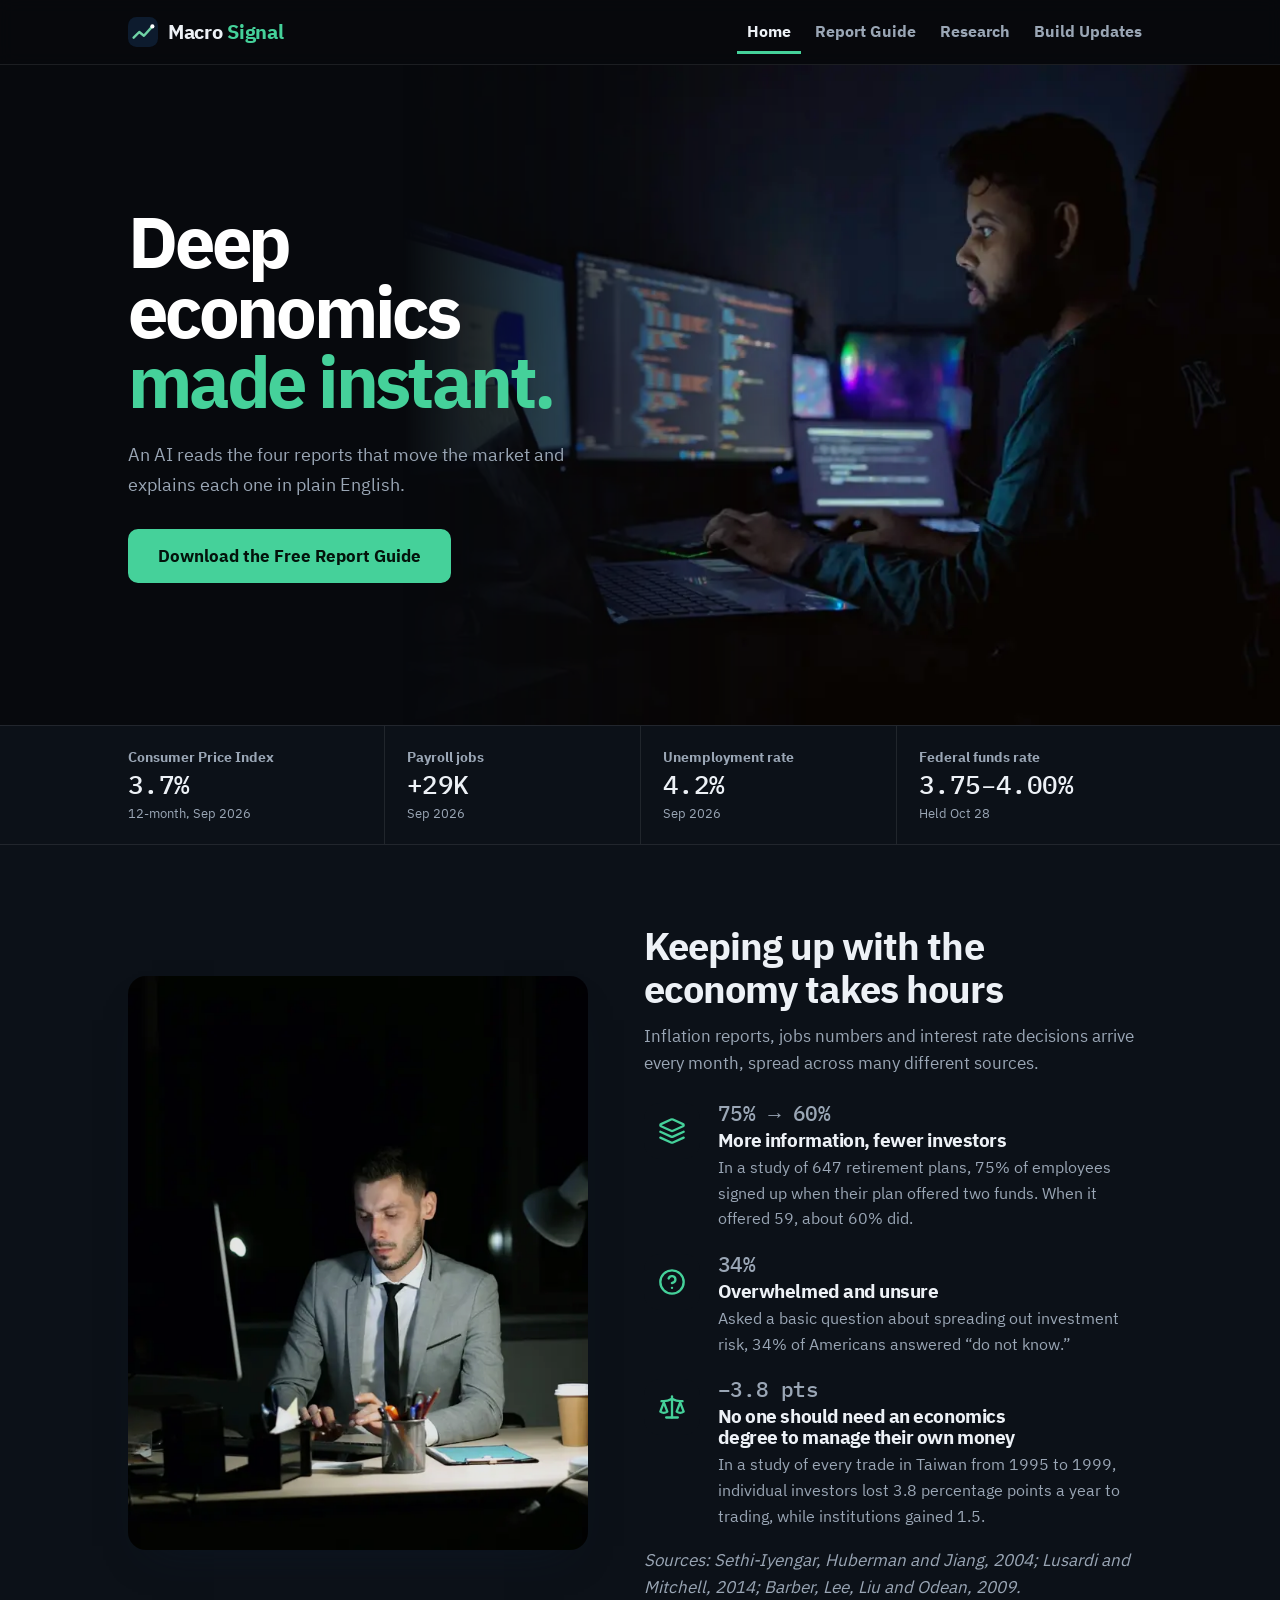
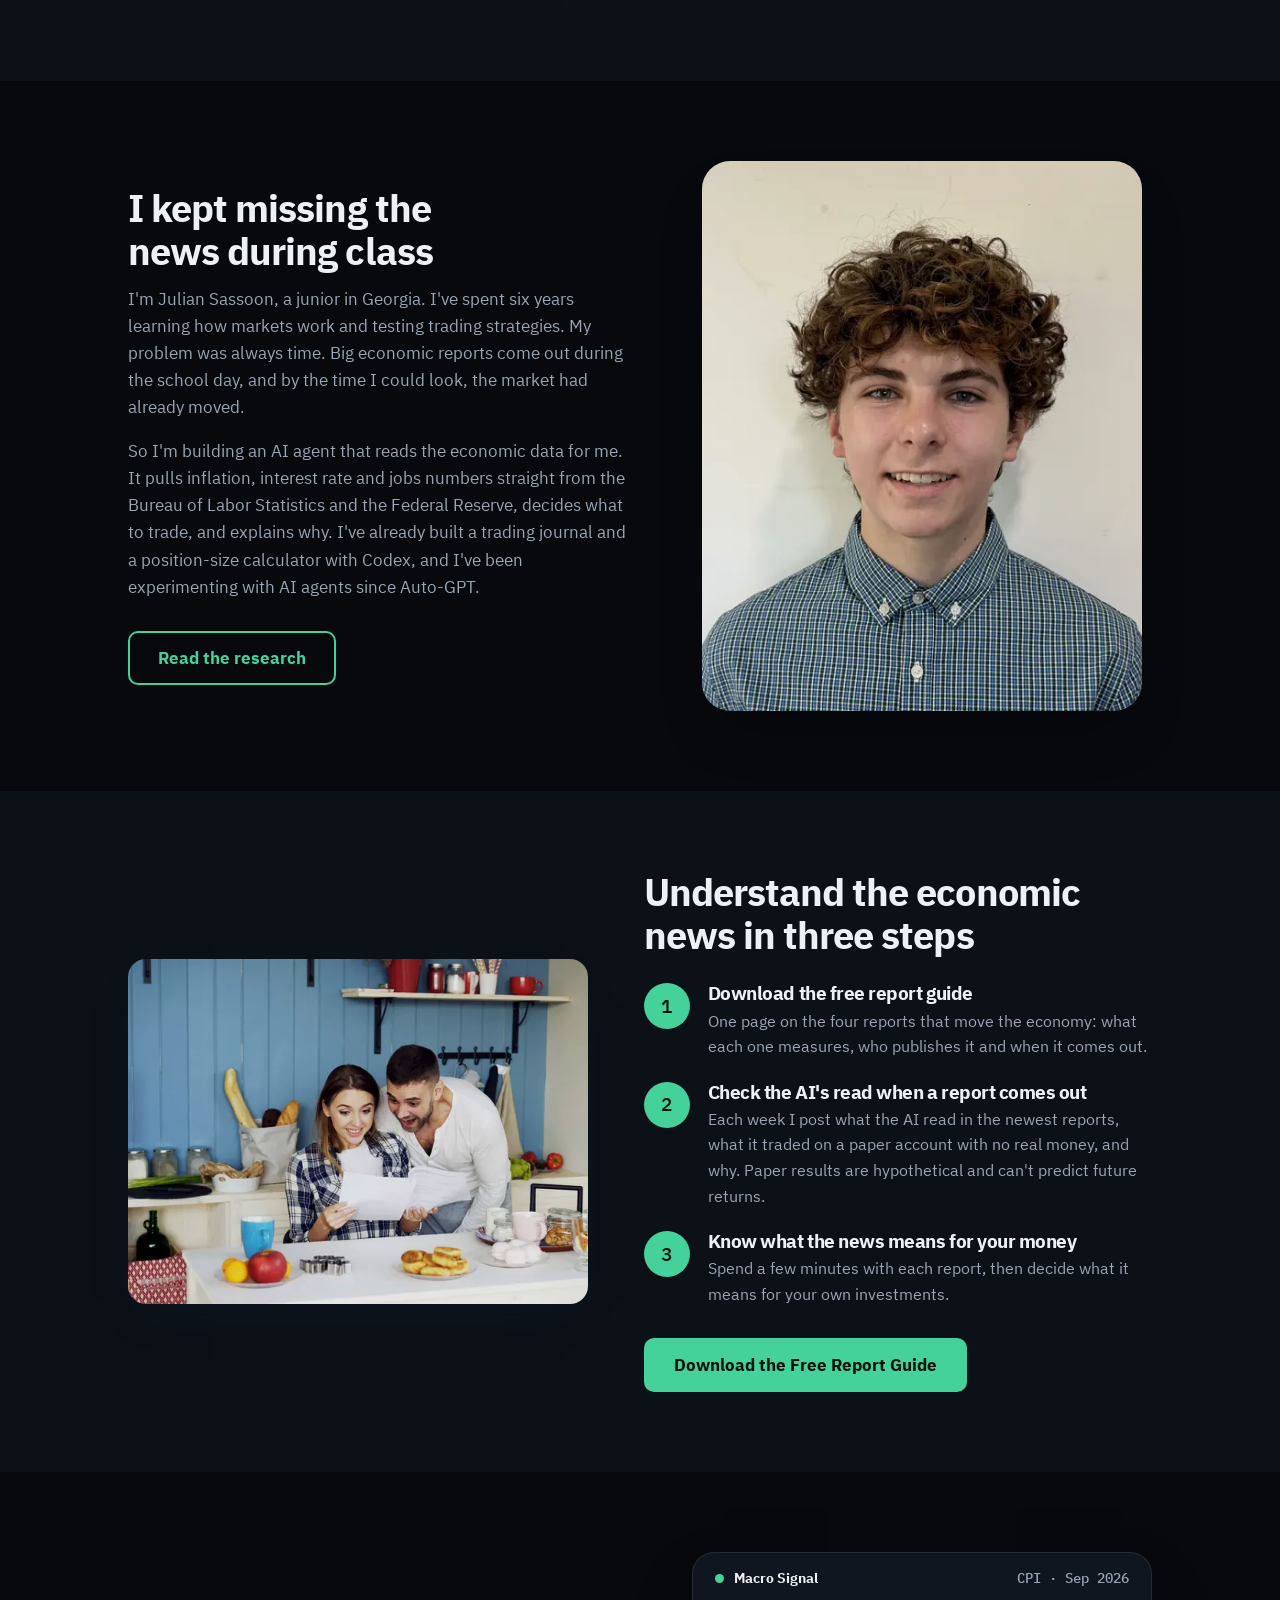
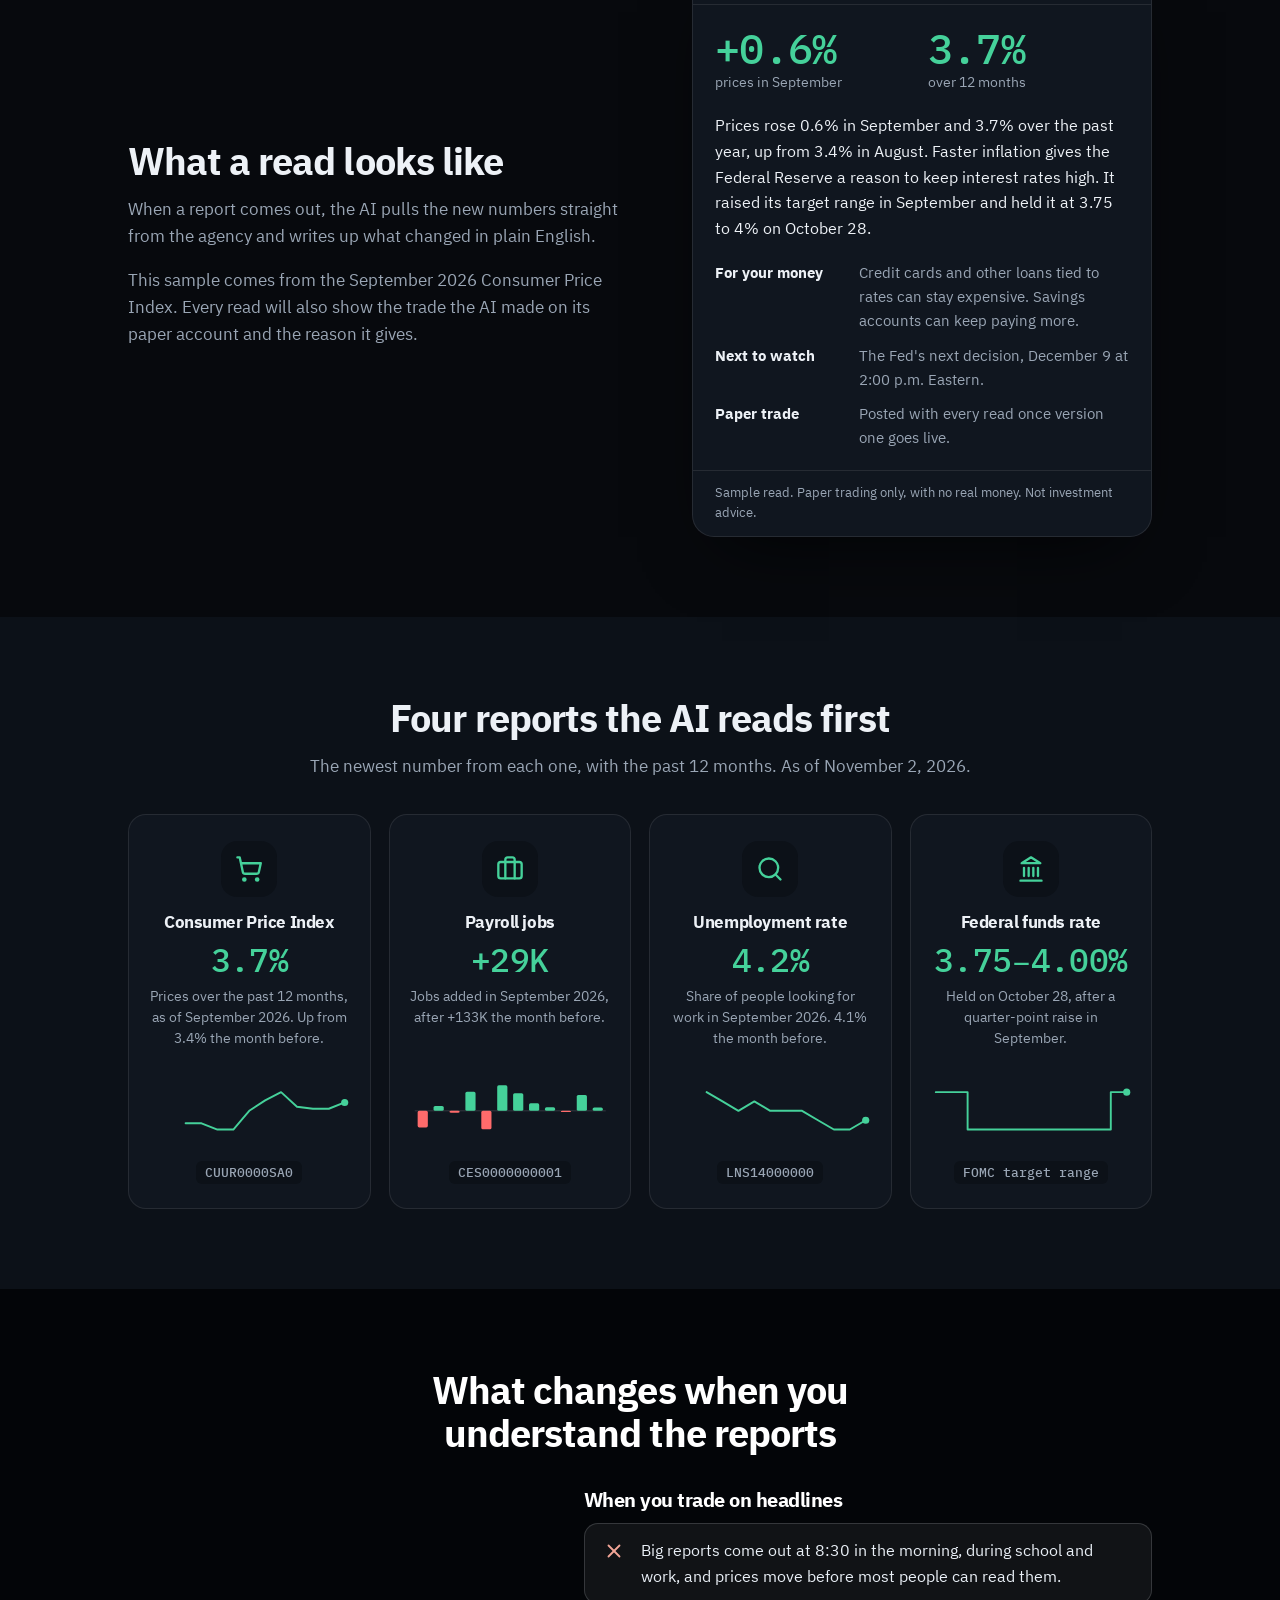
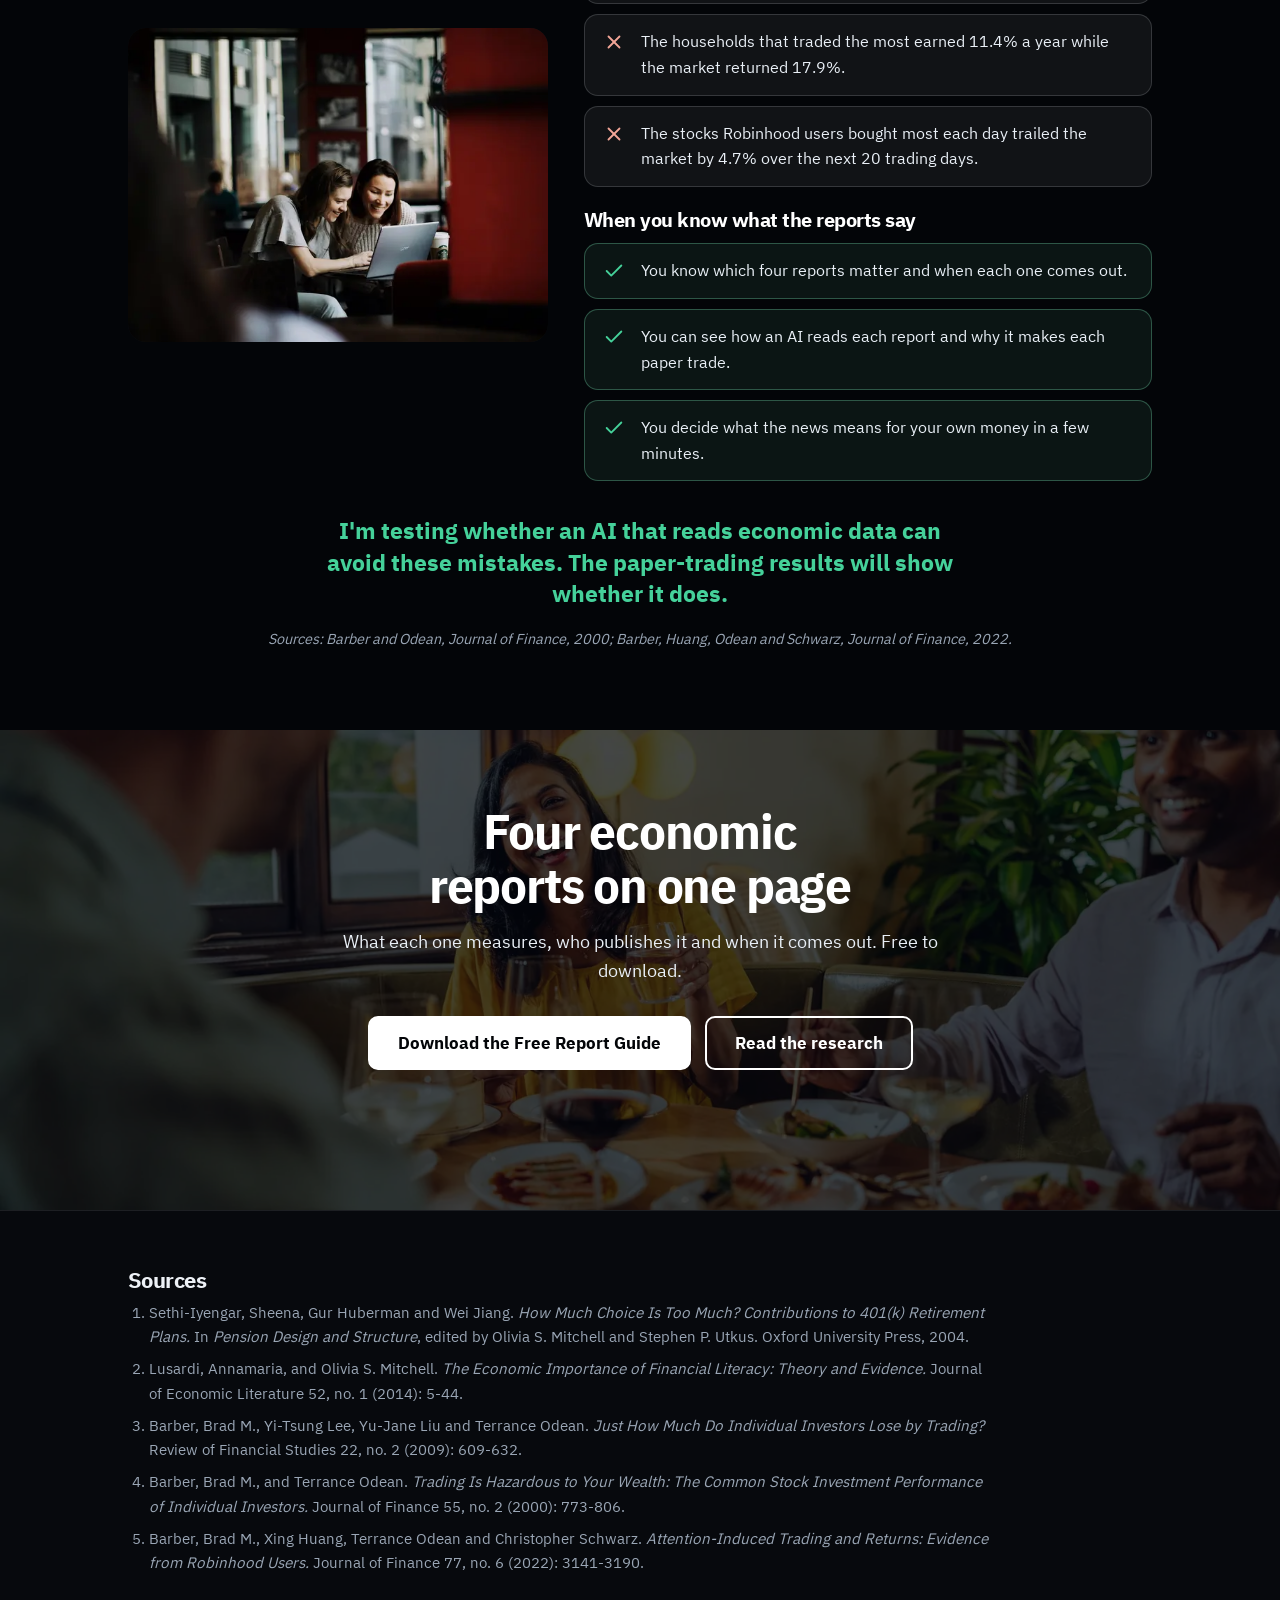
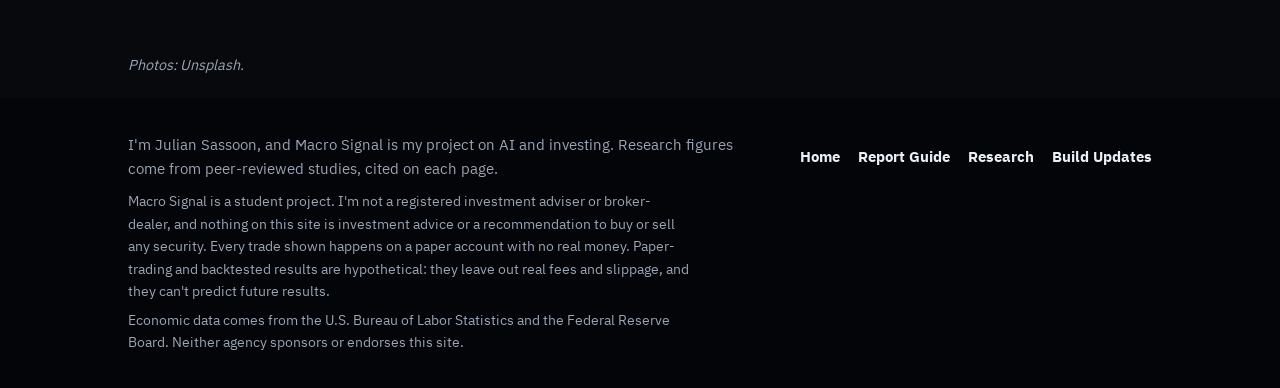
<file: index.html>
<!DOCTYPE html>
<html lang="en">
<head>
<meta charset="UTF-8">
<meta name="viewport" content="width=device-width, initial-scale=1.0">
<title>An AI Agent That Reads the Economic News for Investors | Macro Signal</title>
<meta name="description" content="I'm building an AI that reads the four economic reports that move the market the day they come out and explains each one in plain English.">
<meta name="robots" content="noindex,nofollow">
<link rel="canonical" href="https://odyssey-jotun.github.io/macro-signal/">
<meta name="author" content="Julian Sassoon">
<meta name="theme-color" content="#0D1B2E">
<meta property="og:site_name" content="Macro Signal">
<meta property="og:title" content="An AI Agent That Reads the Economic News for Investors | Macro Signal">
<meta property="og:description" content="I'm building an AI that reads the four economic reports that move the market the day they come out and explains each one in plain English.">
<meta property="og:type" content="website">
<meta property="og:url" content="https://odyssey-jotun.github.io/macro-signal/">
<meta property="og:image" content="https://odyssey-jotun.github.io/macro-signal/images/og.jpg">
<meta property="og:image:width" content="1200">
<meta property="og:image:height" content="630">
<meta property="og:image:alt" content="Deep economics made instant. An AI that explains the economic reports in plain English.">
<meta name="twitter:card" content="summary_large_image">
<link rel="icon" href="favicon.svg" type="image/svg+xml">
<link rel="preload" as="image" type="image/webp" media="(min-width: 861px)" href="images/hero-1500.webp" imagesrcset="images/hero-1000.webp 1000w, images/hero-1500.webp 1500w, images/hero-2000.webp 2000w" imagesizes="70vw" fetchpriority="high">
<link rel="preload" as="image" type="image/webp" media="(max-width: 860px)" href="images/hero-m-900.webp" imagesrcset="images/hero-m-600.webp 600w, images/hero-m-900.webp 900w" imagesizes="100vw" fetchpriority="high">
<link rel="preload" href="fonts/plex-sans-700.woff2" as="font" type="font/woff2" crossorigin>
<style>@font-face{font-family:'IBM Plex Sans';font-style:normal;font-weight:400;font-display:swap;src:url(fonts/plex-sans-400.woff2) format('woff2')}@font-face{font-family:'IBM Plex Sans';font-style:normal;font-weight:700;font-display:swap;src:url(fonts/plex-sans-700.woff2) format('woff2')}@font-face{font-family:'IBM Plex Mono';font-style:normal;font-weight:500;font-display:swap;src:url(fonts/plex-mono-500.woff2) format('woff2')}:root{--bg:#07090D;--bg-alt:#0C1118;--card:#10161F;--ink:#EDF1F6;--ink-soft:#9AA6B5;--primary:#45D19A;--primary-dk:#030508;--blue:#7BE3B9;--mint:#45D19A;--red:#FF6B6B;--btn-ink:#03130B;--on-dark:#E9EFF6;--on-dark-soft:#9AA6B5;--line:rgba(255,255,255,0.09);--radius:18px;--radius-lg:28px;--wrap:1080px;--flow-tight:0.32em;--flow-block:44px;--flow-section:80px}*{box-sizing:border-box}html{scroll-behavior:smooth;scroll-padding-top:84px}@media (prefers-reduced-motion:reduce){html{scroll-behavior:auto}*{animation-duration:0.001ms !important;transition-duration:0.001ms !important}}body{margin:0;background:var(--bg);color:var(--ink);font-family:'IBM Plex Sans',ui-sans-serif,system-ui,-apple-system,'Segoe UI',sans-serif;font-size:18px;line-height:1.6;-webkit-font-smoothing:antialiased}h1,h2,h3{font-weight:700;line-height:1.12;margin:0 0 var(--flow-tight);color:var(--ink);letter-spacing:-0.025em;text-wrap:balance}p{margin:0 0 1em}p:last-child{margin-bottom:0}a{color:inherit}img{max-width:100%;height:auto}.wrap{max-width:var(--wrap);margin:0 auto;padding:0 28px}.skip{position:absolute;left:-9999px;top:10px;background:var(--card);color:var(--ink);padding:12px 18px;border-radius:10px;z-index:100;text-decoration:none;font-weight:700;border:2px solid var(--primary)}.skip:focus{left:16px}a:focus-visible{outline:3px solid var(--blue);outline-offset:3px;border-radius:4px}nav.site{position:sticky;top:0;z-index:20;background:rgba(7,9,13,0.86);backdrop-filter:blur(8px);border-bottom:1px solid var(--line)}nav.site .wrap{display:flex;align-items:center;justify-content:space-between;gap:4px 20px;padding-top:10px;padding-bottom:10px;flex-wrap:wrap}.wordmark{display:inline-flex;align-items:center;gap:10px;font-weight:700;font-size:1.24rem;letter-spacing:-0.015em;color:var(--ink);text-decoration:none;white-space:nowrap;min-height:44px}.wordmark .mark{width:30px;height:30px;flex:none}.wordmark .last{color:var(--primary)}nav.site ul{list-style:none;display:flex;align-items:center;gap:4px;margin:0;padding:0;font-size:0.98rem;font-weight:600}nav.site ul a{text-decoration:none;color:var(--ink-soft);display:inline-flex;align-items:center;min-height:44px;padding:0 10px;white-space:nowrap;transition:color 0.15s ease}nav.site ul a:hover{color:var(--blue)}nav.site ul a[aria-current="page"]{color:var(--ink);box-shadow:inset 0 -3px 0 var(--primary)}.btn{display:inline-flex;align-items:center;justify-content:center;text-align:center;min-height:52px;padding:12px 28px;background:var(--primary);color:var(--btn-ink);text-decoration:none;font-weight:700;font-size:1.04rem;border-radius:10px;border:2px solid var(--primary);transition:background 0.18s ease,color 0.18s ease,border-color 0.18s ease}.btn:hover{background:var(--blue);border-color:var(--blue)}.btn.light{background:#FFFFFF;border-color:#FFFFFF;color:var(--primary-dk)}.btn.light:hover{background:var(--mint);border-color:var(--mint)}.btn-row{display:flex;gap:14px;flex-wrap:wrap;align-items:center;justify-content:center;margin-top:30px}section{padding:var(--flow-section) 0}.band{background:var(--bg-alt)}.section-head{max-width:720px;margin-bottom:34px}.section-head.center{text-align:center;margin-left:auto;margin-right:auto}h2{font-size:clamp(1.75rem,3.2vw,2.4rem)}.section-head p{color:var(--ink-soft);font-size:1.08rem}@keyframes rise{from{opacity:0;transform:translateY(18px)}to{opacity:1;transform:none}}.portrait{margin:0;aspect-ratio:4/5;border-radius:var(--radius-lg);overflow:hidden;width:100%;max-width:440px;justify-self:center;box-shadow:0 30px 60px -24px rgba(0,0,0,0.45)}.portrait img{display:block;width:100%;height:100%;object-fit:cover}.page-hero{padding:60px 0 64px}.page-hero h1{font-size:clamp(2.1rem,4.4vw,3.1rem)}.page-hero .lede{font-size:1.14rem;color:var(--ink-soft);margin-top:8px;max-width:34em}.page-hero .btn-row{justify-content:flex-start}.split{display:grid;grid-template-columns:1.05fr 0.95fr;gap:56px;align-items:center}.split.flip{grid-template-columns:0.95fr 1.05fr}.split p{color:var(--ink-soft);font-size:1.06rem}.photo{margin:0;border-radius:var(--radius);overflow:hidden;aspect-ratio:4/3;background:var(--bg-alt);box-shadow:0 20px 40px -24px rgba(13,27,46,0.55)}.photo img{display:block;width:100%;height:100%;object-fit:cover}.icon{width:56px;height:56px;border-radius:16px;background:var(--bg-alt);color:var(--primary);display:flex;align-items:center;justify-content:center;margin:0 auto 16px}.icon svg{width:28px;height:28px}.punch{font-weight:700;font-size:clamp(1.2rem,2.2vw,1.45rem);line-height:1.35;text-align:center;color:var(--primary);max-width:720px;margin:var(--flow-block) auto 0}.after{background:var(--primary-dk);color:var(--on-dark)}.after h2,.after h3{color:#FFFFFF}.after .section-head p{color:var(--on-dark-soft)}.after .cite-line{color:var(--on-dark-soft);text-align:center}.closing{text-align:center}.closing .wrap{max-width:680px}.closing p{color:var(--ink-soft);font-size:1.08rem}.cite-line{font-size:0.9rem;color:var(--ink-soft);font-style:italic;margin-top:18px}.refs{padding:56px 0;border-top:1px solid var(--line)}.refs h2{font-size:1.4rem}.refs ol{max-width:860px;margin:0;padding-left:1.3rem;display:grid;gap:8px;font-size:0.95rem;color:var(--ink-soft)}footer{background:var(--primary-dk);color:var(--on-dark-soft);padding:34px 0;font-size:0.95rem}footer .wrap{display:flex;justify-content:space-between;align-items:center;flex-wrap:wrap;gap:10px 24px}footer p{margin:0;max-width:40em}footer ul{list-style:none;display:flex;flex-wrap:wrap;gap:0 18px;margin:0;padding:0;font-weight:600}footer ul a{display:inline-flex;align-items:center;min-height:44px;color:var(--on-dark);text-decoration:none}footer ul a:hover{color:var(--mint)}@media (max-width:860px){.split,.split.flip{grid-template-columns:1fr;gap:30px}.split>.portrait,.split>.photo{order:-1}.page-hero .portrait{max-width:340px}}@media (max-width:620px){:root{--flow-section:56px;--flow-block:34px}body{font-size:17px}.wrap{padding:0 20px}.page-hero{padding:28px 0 44px}.btn-row .btn{width:100%}.wordmark{font-size:1.14rem}nav.site ul li:first-child{display:none}nav.site ul{margin-left:-8px;font-size:0.94rem}nav.site ul a{padding:0 8px}}.note{max-width:680px;margin:0 auto;text-align:center;background:var(--card);border:1px dashed rgba(69,209,154,0.4);border-radius:var(--radius);padding:28px 26px}.note p{color:var(--ink-soft)}footer .disclaimer{flex-basis:100%;font-size:0.88rem;color:var(--on-dark-soft)}.banner{position:relative;background:var(--primary-dk);color:var(--on-dark);overflow:hidden;min-height:min(640px,76vh);display:flex;align-items:center}.banner picture,.banner img{position:absolute;inset:0;width:100%;height:100%}.banner img{object-fit:cover;object-position:62% 35%}.banner::before{content:"";position:absolute;inset:0;z-index:1;background:linear-gradient(90deg,rgba(13,27,46,0.95) 0%,rgba(13,27,46,0.88) 30%,rgba(13,27,46,0.4) 48%,rgba(13,27,46,0) 60%)}.banner .wrap{position:relative;z-index:2;width:100%;padding-top:56px;padding-bottom:56px}.banner-text{max-width:520px;text-align:center}.banner h1{color:#FFFFFF;font-size:clamp(2.6rem,5vw,4.2rem)}.banner h1 span{display:block;color:var(--mint)}@media (prefers-reduced-motion:no-preference){.banner-text{animation:rise 0.7s cubic-bezier(.2,.7,.2,1) 0.1s both}}@media (max-width:860px){.banner{display:block;min-height:0}.banner picture,.banner img{position:static;display:block;height:auto;aspect-ratio:4/3}.banner::before{display:none}.banner .wrap{padding-top:30px;padding-bottom:44px}.banner-text{max-width:none}}.punch.test{color:var(--mint);max-width:640px;margin-top:34px}.note .small{font-size:0.9rem;margin-top:12px}footer .disclaimer + .disclaimer{margin-top:-4px}.reports{display:grid;grid-template-columns:1fr 1fr;gap:22px}.report{background:var(--card);border:1px solid var(--line);border-radius:var(--radius);overflow:hidden;scroll-margin-top:90px}.report-body{padding:26px 28px 26px}.report .card-photo{aspect-ratio:16/9}.report .icon{margin-top:-54px;position:relative;border:4px solid var(--card);width:64px;height:64px}.report h3{font-size:1.3rem;text-align:center}.report .series-id{text-align:center;margin:4px 0 14px}.report .series-id code{font-family:'IBM Plex Mono',ui-monospace,monospace;font-weight:500;font-size:0.9rem;color:var(--primary);background:var(--bg-alt);border-radius:6px;padding:3px 9px}.report>p{color:var(--ink-soft);font-size:1rem}.report dl{margin:16px 0 0;padding-top:14px;border-top:1px solid var(--line);display:grid;grid-template-columns:auto 1fr;gap:8px 14px;font-size:0.96rem}.report dt{font-weight:700;color:var(--ink)}.report dd{margin:0;color:var(--ink-soft)}.print-note{text-align:center;font-size:0.9rem;color:var(--ink-soft);font-style:italic;margin:26px auto 0;max-width:760px}@media (max-width:620px){.reports{grid-template-columns:1fr}.report dl{grid-template-columns:1fr;gap:2px}.report dd{margin-bottom:8px}}@media print{@page{size:letter;margin:0.45in 0.55in}:root{--bg:#FFFFFF;--bg-alt:#EEF3F8;--card:#FFFFFF;--ink:#0C1726;--ink-soft:#435063;--primary:#1D4F86;--line:rgba(12,23,38,0.12)}body{font-size:10.5pt;background:#FFFFFF}nav.site,footer,.skip,.page-hero .photo,.btn-row,.closing-banner,.card-photo,.refs{display:none !important}.page-hero{padding:0 0 18pt}.page-hero .wrap,.page-hero .split{display:block;padding:0}.page-hero h1{font-size:23pt}.page-hero .lede{font-size:11pt;margin:4pt 0 0;max-width:none}section{padding:0}.band{background:none}.wrap{padding:0;max-width:none}.reports{gap:16pt}.report{break-inside:avoid;border-color:#BFCBD9;border-radius:12px}.report-body{padding:15pt 15pt}.report .icon{width:32px;height:32px;border-radius:9px;margin:0 auto 5pt;border:0}.report .icon svg{width:17px;height:17px}.report h3{font-size:13.5pt}.report .series-id{margin:2pt 0 7pt}.report .series-id code{font-size:8.5pt}.report>p{font-size:10.4pt;line-height:1.45}.report dl{font-size:9.4pt;line-height:1.4;margin-top:8pt;padding-top:8pt;gap:4pt 10pt}.report dl{grid-template-columns:74pt 1fr}.print-note{font-size:9pt;margin-top:18pt}}.lead{font-size:1.12rem;color:var(--ink-soft)}.btn-row.start{justify-content:flex-start}.btn.ghost{background:transparent;color:var(--primary)}.btn.ghost:hover{background:var(--primary);color:var(--btn-ink);border-color:var(--primary)}.btn.ghost-light{background:transparent;color:#FFFFFF;border-color:#FFFFFF}.btn.ghost-light:hover{background:#FFFFFF;color:var(--primary-dk)}.cite-line.center{text-align:center}.n{font-family:'IBM Plex Mono',ui-monospace,monospace;font-weight:500;letter-spacing:-0.02em;color:var(--primary)}.points,.statlist,.steps-list{list-style:none;margin:26px 0 0;padding:0;display:grid;gap:22px}.points li{display:grid;grid-template-columns:56px 1fr;gap:18px;align-items:start}.points .icon{margin:0}.points .n{font-size:1.3rem;line-height:1.1;margin:0 0 4px}.points h3,.statlist h3,.steps-list h3{font-size:1.18rem;margin-bottom:4px}.split .points p:not(.n),.split .statlist p:not(.n),.split .steps-list p{font-size:1rem;color:var(--ink-soft);margin:0}.statlist li{display:grid;grid-template-columns:150px 1fr;gap:18px;align-items:start;padding-bottom:20px;border-bottom:1px solid var(--line)}.statlist li:last-child{border-bottom:0;padding-bottom:0}.split .statlist .n{font-size:1.7rem;line-height:1.1;margin:0;color:var(--primary)}.steps-list{counter-reset:step}.steps-list li{display:grid;grid-template-columns:46px 1fr;gap:18px;align-items:start;counter-increment:step}.steps-list li:before{content:counter(step);display:flex;align-items:center;justify-content:center;width:46px;height:46px;border-radius:50%;background:var(--primary);color:var(--btn-ink);font-family:'IBM Plex Mono',ui-monospace,monospace;font-weight:500;font-size:1.2rem}.pcards{display:grid;grid-template-columns:repeat(4,1fr);gap:22px}.pcard{background:var(--card);border:1px solid var(--line);border-radius:var(--radius);overflow:hidden;text-decoration:none;color:inherit;display:flex;flex-direction:column;transition:border-color 0.15s ease,transform 0.2s ease}a.pcard:hover{border-color:var(--blue);transform:translateY(-3px)}a.pcard:hover h3{color:var(--blue)}.card-photo{margin:0;aspect-ratio:4/3;overflow:hidden;background:var(--bg-alt)}.card-photo img{display:block;width:100%;height:100%;object-fit:cover}.pcard-body{padding:18px 18px 22px;text-align:center}.pcard-body h3{font-size:1.16rem}.pcard-body p{font-size:0.98rem;color:var(--ink-soft)}.pcard .tag{margin:0 0 8px}.pcard .tag code,.report .series-id code{font-family:'IBM Plex Mono',ui-monospace,monospace;font-weight:500;font-size:0.86rem;color:var(--primary);background:var(--bg-alt);border-radius:6px;padding:3px 9px}.stakes-split{display:grid;grid-template-columns:0.85fr 1.15fr;gap:36px;align-items:center}.stakes{display:grid;gap:22px}.stake h3{font-size:1.26rem;margin-bottom:12px}.outcomes{list-style:none;margin:0;padding:0;display:grid;gap:10px}.outcomes li{display:grid;grid-template-columns:24px 1fr;gap:14px;align-items:start;background:rgba(255,255,255,0.06);border:1px solid rgba(233,239,246,0.16);border-radius:14px;padding:14px 18px;color:var(--on-dark);font-size:1rem}.outcomes svg{width:22px;height:22px;margin-top:2px;color:#F2A597}.stake.good .outcomes svg{color:var(--mint)}.stake.good .outcomes li{background:rgba(111,211,166,0.08);border-color:rgba(111,211,166,0.34)}.after .photo{box-shadow:none}.chart{background:var(--card);border:1px solid var(--line);border-radius:var(--radius);padding:24px 26px;margin:22px 0}.chart h3{font-size:1.12rem;margin-bottom:14px}.bars{display:grid;gap:12px}.barline{display:grid;grid-template-columns:130px 1fr;gap:12px;align-items:center;font-size:0.94rem;font-weight:600;color:var(--ink-soft)}.track{height:38px;background:var(--bg-alt);border-radius:6px}.bar{display:flex;align-items:center;justify-content:flex-end;height:100%;padding-right:10px;border-radius:6px;color:#FFFFFF;font-family:'IBM Plex Mono',ui-monospace,monospace;font-weight:500;min-width:64px}.bar.hi{background:var(--red)}.bar.lo{background:var(--primary);color:var(--btn-ink)}.chart .cite-line{margin-top:14px}.split p.after-chart{margin-top:0}.closing-banner{min-height:480px;aspect-ratio:8/3;align-items:flex-end}.closing-banner::before{background:rgba(4,6,9,0.74)}.closing-banner img{object-position:50% 0}.closing-banner .wrap{padding-bottom:60px}.closing-banner .banner-text{margin:0 auto;max-width:640px}.closing-banner h2{color:#FFFFFF;font-size:clamp(2rem,3.8vw,3rem)}.closing-banner p{color:var(--on-dark);font-size:1.12rem}.credits{padding:22px 0;border-top:0}.credits .cite-line{margin:0}.photo.tall{aspect-ratio:4/5;max-width:460px;width:100%;justify-self:center}@media (max-width:1000px){.pcards{grid-template-columns:repeat(2,1fr)}}@media (max-width:860px){.stakes-split{grid-template-columns:1fr}.statlist li{grid-template-columns:1fr;gap:6px}.closing-banner{aspect-ratio:auto;min-height:0}.closing-banner .wrap{padding-top:30px;padding-bottom:44px}.photo.tall{aspect-ratio:4/3;max-width:none}}@media (max-width:620px){.pcards{gap:12px}.pcard-body{padding:12px 10px 14px}.pcard-body h3{font-size:1rem}.pcard-body p{font-size:0.88rem;line-height:1.45}.pcard .tag code{font-size:0.7rem;padding:2px 6px}.barline{grid-template-columns:1fr;gap:4px}.chart{padding:20px 18px}.btn-row.start{justify-content:center}}.hero-banner{background:var(--bg);min-height:min(660px,80vh)}.hero-banner::before{display:none}.hero-banner picture{left:auto;width:70%}.hero-banner img{object-position:70% 50%;-webkit-mask-image:linear-gradient(270deg,#000 50%,transparent 98%);mask-image:linear-gradient(270deg,#000 50%,transparent 98%)}.hero-banner .wrap{display:flex;justify-content:flex-start}.hero-banner .banner-text{max-width:500px;text-align:left}.hero-banner h1{font-size:clamp(3rem,5.6vw,4.8rem);line-height:0.98;letter-spacing:-0.045em}.hero-banner p{color:var(--ink-soft);font-size:1.14rem;margin-top:18px}.hero-banner .btn-row{margin-top:30px}.tape{padding:0;background:var(--bg-alt);border-top:1px solid var(--line);border-bottom:1px solid var(--line)}.tape ul{list-style:none;margin:0 auto;display:grid;grid-template-columns:repeat(4,1fr)}.tape li{display:flex;flex-direction:column;gap:2px;padding:20px 22px;border-left:1px solid var(--line)}.tape li:first-child{border-left:0;padding-left:0}.t-name{font-size:0.86rem;font-weight:700;color:var(--ink-soft)}.t-num{font-size:1.6rem;line-height:1.2;color:var(--ink)}.t-note{font-size:0.82rem;color:var(--ink-soft)}.dcards{display:grid;grid-template-columns:repeat(4,1fr);gap:18px}.dcard{display:flex;flex-direction:column;align-items:center;text-align:center;background:var(--card);border:1px solid var(--line);border-radius:var(--radius);padding:26px 20px 22px;text-decoration:none;color:inherit;transition:border-color 0.15s ease,transform 0.2s ease}a.dcard:hover{border-color:var(--primary);transform:translateY(-3px)}.dcard h3{font-size:1.06rem;margin-bottom:10px}.dcard .big{font-size:clamp(1.7rem,2.6vw,2.2rem);line-height:1.1;margin:0 0 8px;white-space:nowrap}.dnote{font-size:0.9rem;line-height:1.45;color:var(--ink-soft);flex:1}.spark{display:block;width:100%;height:auto;margin:16px 0 14px;color:var(--primary)}.spark .axis{stroke:rgba(255,255,255,0.18);stroke-width:1}.spark .up{fill:var(--primary)}.spark .down{fill:var(--red)}.dcard .tag{margin:0}.dcard .tag code{font-family:'IBM Plex Mono',ui-monospace,monospace;font-weight:500;font-size:0.8rem;color:var(--ink-soft);background:var(--bg-alt);border-radius:6px;padding:3px 9px}.readcard{background:var(--card);border:1px solid var(--line);border-radius:22px;overflow:hidden;box-shadow:0 30px 70px -30px rgba(0,0,0,0.8)}.readcard header{display:flex;align-items:center;gap:10px;padding:14px 22px;border-bottom:1px solid var(--line);font-size:0.88rem}.readcard .live{width:9px;height:9px;border-radius:50%;background:var(--primary);flex:none}.rc-brand{font-weight:700}.rc-src{margin-left:auto;font-family:'IBM Plex Mono',ui-monospace,monospace;color:var(--ink-soft)}.rc-figs{display:grid;grid-template-columns:1fr 1fr;gap:12px;padding:22px 22px 4px}.rc-figs .n{font-size:clamp(2rem,3.4vw,2.6rem);line-height:1.05;margin:0}.rc-figs p:not(.n){font-size:0.9rem;color:var(--ink-soft)}.split .rc-body{padding:16px 22px 4px;margin:0;color:var(--ink);font-size:1rem}.readcard dl{margin:0;padding:16px 22px 20px;display:grid;grid-template-columns:128px 1fr;gap:10px 16px;font-size:0.94rem}.readcard dt{font-weight:700;color:var(--ink)}.readcard dd{margin:0;color:var(--ink-soft)}.readcard footer{background:none;padding:12px 22px;border-top:1px solid var(--line);font-size:0.8rem;color:var(--ink-soft)}@media (max-width:1000px){.dcards{grid-template-columns:repeat(2,1fr)}}@media (max-width:860px){.hero-banner picture{width:100%}.hero-banner img{-webkit-mask-image:linear-gradient(180deg,#000 70%,transparent);mask-image:linear-gradient(180deg,#000 70%,transparent)}.hero-banner .wrap{display:block;padding-top:6px}.hero-banner .banner-text{text-align:center}.hero-banner .btn-row{justify-content:center}.tape ul{grid-template-columns:1fr 1fr}.tape li{padding:16px 0 16px 16px}.tape li:nth-child(odd){border-left:0;padding-left:0}.tape li:nth-child(n+3){border-top:1px solid var(--line)}}@media (max-width:620px){.dcards{gap:12px}.dcard{padding:18px 12px 16px}.dcard .icon{width:44px;height:44px;border-radius:12px;margin-bottom:10px}.dcard .icon svg{width:22px;height:22px}.dcard h3{font-size:0.95rem}.dcard .big{font-size:1.3rem}.dnote{font-size:0.8rem}.dcard .tag code{font-size:0.66rem;padding:2px 6px}.t-num{font-size:1.3rem}.readcard dl{grid-template-columns:1fr;gap:2px}.readcard dd{margin-bottom:10px}.readcard header,.rc-figs,.split .rc-body,.readcard dl,.readcard footer{padding-left:18px;padding-right:18px}}.readcard .rc-figs .n{color:var(--primary)}.photo img,.card-photo img,.portrait img{filter:brightness(0.9) saturate(0.94)}@media print{.photo img,.card-photo img,.portrait img{filter:none}}</style>
<script type="application/ld+json">{"@context":"https://schema.org","@graph":[{"@type":"WebSite","@id":"https://odyssey-jotun.github.io/macro-signal/#site","url":"https://odyssey-jotun.github.io/macro-signal/","name":"Macro Signal","description":"Deep economics made instant. An AI that reads the four economic reports that move the market and explains each one in plain English.","author":{"@id":"https://odyssey-jotun.github.io/macro-signal/#julian"},"inLanguage":"en-US"},{"@type":"Person","@id":"https://odyssey-jotun.github.io/macro-signal/#julian","name":"Julian Sassoon","description":"High school junior in Georgia building Macro Signal, an AI agent that reads U.S. economic data and paper trades on it."},{"@type":"WebPage","@id":"https://odyssey-jotun.github.io/macro-signal/#page","url":"https://odyssey-jotun.github.io/macro-signal/","name":"An AI Agent That Reads the Economic News for Investors | Macro Signal","description":"I'm building an AI that reads the four economic reports that move the market the day they come out and explains each one in plain English.","isPartOf":{"@id":"https://odyssey-jotun.github.io/macro-signal/#site"},"author":{"@id":"https://odyssey-jotun.github.io/macro-signal/#julian"},"inLanguage":"en-US","datePublished":"2026-11-01","dateModified":"2026-11-01","image":"https://odyssey-jotun.github.io/macro-signal/images/og.jpg","about":"AI analysis of economic data for everyday investors"}]}</script>
</head>
<body>

<a class="skip" href="#main">Skip to content</a>
<nav class="site" aria-label="Primary">
  <div class="wrap">
    <a class="wordmark" href="index.html"><svg class="mark" viewBox="0 0 32 32" aria-hidden="true"><rect width="32" height="32" rx="9" fill="#0D1B2E"/><path d="M6 22l6-6 5 4 9-10" fill="none" stroke="#6FD3A6" stroke-width="2.6" stroke-linecap="round" stroke-linejoin="round"/><circle cx="26" cy="10" r="2.2" fill="#FFFFFF"/></svg><span>Macro <span class="last">Signal</span></span></a>
    <ul>
      <li><a href="index.html" aria-current="page">Home</a></li>
      <li><a href="guide.html">Report Guide</a></li>
      <li><a href="research.html">Research</a></li>
      <li><a href="updates.html">Build Updates</a></li>
    </ul>
  </div>
</nav>

<main id="main">

<header class="banner hero-banner">
  <picture>
    <source media="(max-width: 860px)" srcset="images/hero-m-600.webp 600w, images/hero-m-900.webp 900w" sizes="100vw">
    <img src="images/hero-1500.webp" srcset="images/hero-1000.webp 1000w, images/hero-1500.webp 1500w, images/hero-2000.webp 2000w" sizes="70vw" width="1500" height="1000" alt="A man researching at three computer monitors late at night" fetchpriority="high" decoding="async">
  </picture>
  <div class="wrap">
    <div class="banner-text">
      <h1>Deep economics <span>made instant.</span></h1>
      <p>An AI reads the four reports that move the market and explains each one in plain English.</p>
      <div class="btn-row start"><a href="guide.html" class="btn">Download the Free Report Guide</a></div>
    </div>
  </div>
</header>

<section class="tape" aria-label="The newest number from each of the four reports">
  <ul class="wrap">
    <li><span class="t-name">Consumer Price Index</span><span class="t-num n">3.7%</span><span class="t-note">12-month, Sep 2026</span></li>
    <li><span class="t-name">Payroll jobs</span><span class="t-num n">+29K</span><span class="t-note">Sep 2026</span></li>
    <li><span class="t-name">Unemployment rate</span><span class="t-num n">4.2%</span><span class="t-note">Sep 2026</span></li>
    <li><span class="t-name">Federal funds rate</span><span class="t-num n">3.75&ndash;4.00%</span><span class="t-note">Held Oct 28</span></li>
  </ul>
</section>


<section id="problem" class="band">
  <div class="wrap split flip">
    <figure class="photo tall"><img src="images/late-desk-t-900.webp" srcset="images/late-desk-t-600.webp 600w, images/late-desk-t-900.webp 900w" sizes="(max-width: 860px) calc(100vw - 40px), 520px" width="900" height="1125" alt="A man working late at his desk in a dark office, lit by a desk lamp" loading="lazy" decoding="async"></figure>
    <div>
      <h2>Keeping up with the economy takes hours</h2>
      <p class="lead">Inflation reports, jobs numbers and interest rate decisions arrive every month, spread across many different sources.</p>
      <ul class="points">
        <li>
          <div class="icon"><svg viewBox="0 0 24 24" fill="none" stroke="currentColor" stroke-width="2" stroke-linecap="round" stroke-linejoin="round" aria-hidden="true"><path d="m12.83 2.18a2 2 0 0 0-1.66 0L2.6 6.08a1 1 0 0 0 0 1.83l8.58 3.91a2 2 0 0 0 1.66 0l8.58-3.9a1 1 0 0 0 0-1.83Z"/> <path d="m22 17.65-9.17 4.16a2 2 0 0 1-1.66 0L2 17.65"/> <path d="m22 12.65-9.17 4.16a2 2 0 0 1-1.66 0L2 12.65"/></svg></div>
          <div><p class="n">75% &rarr; 60%</p><h3>More information, fewer investors</h3><p>In a study of 647 retirement plans, 75% of employees signed up when their plan offered two funds. When it offered 59, about 60% did.</p></div>
        </li>
        <li>
          <div class="icon"><svg viewBox="0 0 24 24" fill="none" stroke="currentColor" stroke-width="2" stroke-linecap="round" stroke-linejoin="round" aria-hidden="true"><circle cx="12" cy="12" r="10"/> <path d="M9.09 9a3 3 0 0 1 5.83 1c0 2-3 3-3 3"/> <path d="M12 17h.01"/></svg></div>
          <div><p class="n">34%</p><h3>Overwhelmed and unsure</h3><p>Asked a basic question about spreading out investment risk, 34% of Americans answered &ldquo;do not know.&rdquo;</p></div>
        </li>
        <li>
          <div class="icon"><svg viewBox="0 0 24 24" fill="none" stroke="currentColor" stroke-width="2" stroke-linecap="round" stroke-linejoin="round" aria-hidden="true"><path d="m16 16 3-8 3 8c-.87.65-1.92 1-3 1s-2.13-.35-3-1Z"/> <path d="m2 16 3-8 3 8c-.87.65-1.92 1-3 1s-2.13-.35-3-1Z"/> <path d="M7 21h10"/> <path d="M12 3v18"/> <path d="M3 7h2c2 0 5-1 7-2 2 1 5 2 7 2h2"/></svg></div>
          <div><p class="n">&minus;3.8 pts</p><h3>No one should need an economics degree to manage their own money</h3><p>In a study of every trade in Taiwan from 1995 to 1999, individual investors lost 3.8 percentage points a year to trading, while institutions gained 1.5.</p></div>
        </li>
      </ul>
      <p class="cite-line">Sources: Sethi-Iyengar, Huberman and Jiang, 2004; Lusardi and Mitchell, 2014; Barber, Lee, Liu and Odean, 2009.</p>
    </div>
  </div>
</section>

<section id="about">
  <div class="wrap split">
    <div>
      <h2>I kept missing the news during class</h2>
      <p>I'm Julian Sassoon, a junior in Georgia. I've spent six years learning how markets work and testing trading strategies. My problem was always time. Big economic reports come out during the school day, and by the time I could look, the market had already moved.</p>
      <p>So I'm building an AI agent that reads the economic data for me. It pulls inflation, interest rate and jobs numbers straight from the Bureau of Labor Statistics and the Federal Reserve, decides what to trade, and explains why. I've already built a trading journal and a position-size calculator with Codex, and I've been experimenting with AI agents since Auto-GPT.</p>
      <div class="btn-row start"><a href="research.html" class="btn ghost">Read the research</a></div>
    </div>
    <figure class="portrait"><img src="images/julian-800.webp" srcset="images/julian-480.webp 480w, images/julian-680.webp 680w, images/julian-800.webp 800w" sizes="(max-width: 860px) min(calc(100vw - 40px), 340px), 440px" width="800" height="1000" alt="Julian Sassoon in a blue and green checked shirt, smiling against a white wall" loading="lazy" decoding="async"></figure>
  </div>
</section>

<section id="plan" class="band">
  <div class="wrap split flip">
    <figure class="photo"><img src="images/letter-900.webp" srcset="images/letter-600.webp 600w, images/letter-900.webp 900w" sizes="(max-width: 860px) calc(100vw - 40px), 520px" width="900" height="675" alt="A smiling couple reading a page together at their kitchen table over breakfast" loading="lazy" decoding="async"></figure>
    <div>
      <h2>Understand the economic news in three steps</h2>
      <ol class="steps-list">
        <li><div><h3>Download the free report guide</h3><p>One page on the four reports that move the economy: what each one measures, who publishes it and when it comes out.</p></div></li>
        <li><div><h3>Check the AI's read when a report comes out</h3><p>Each week I post what the AI read in the newest reports, what it traded on a paper account with no real money, and why. Paper results are hypothetical and can't predict future returns.</p></div></li>
        <li><div><h3>Know what the news means for your money</h3><p>Spend a few minutes with each report, then decide what it means for your own investments.</p></div></li>
      </ol>
      <div class="btn-row start"><a href="guide.html" class="btn">Download the Free Report Guide</a></div>
    </div>
  </div>
</section>


<section id="read">
  <div class="wrap split">
    <div>
      <h2>What a read looks like</h2>
      <p class="lead">When a report comes out, the AI pulls the new numbers straight from the agency and writes up what changed in plain English.</p>
      <p>This sample comes from the September 2026 Consumer Price Index. Every read will also show the trade the AI made on its paper account and the reason it gives.</p>
    </div>
    <article class="readcard" aria-label="Sample read of the September 2026 Consumer Price Index">
      <header><span class="live" aria-hidden="true"></span><span class="rc-brand">Macro Signal</span><span class="rc-src">CPI &middot; Sep 2026</span></header>
      <div class="rc-figs">
        <div><p class="n">+0.6%</p><p>prices in September</p></div>
        <div><p class="n">3.7%</p><p>over 12 months</p></div>
      </div>
      <p class="rc-body">Prices rose 0.6% in September and 3.7% over the past year, up from 3.4% in August. Faster inflation gives the Federal Reserve a reason to keep interest rates high. It raised its target range in September and held it at 3.75 to 4% on October 28.</p>
      <dl>
        <dt>For your money</dt><dd>Credit cards and other loans tied to rates can stay expensive. Savings accounts can keep paying more.</dd>
        <dt>Next to watch</dt><dd>The Fed's next decision, December 9 at 2:00 p.m. Eastern.</dd>
        <dt>Paper trade</dt><dd>Posted with every read once version one goes live.</dd>
      </dl>
      <footer>Sample read. Paper trading only, with no real money. Not investment advice.</footer>
    </article>
  </div>
</section>

<section id="reports" class="band">
  <div class="wrap">
    <div class="section-head center">
      <h2>Four reports the AI reads first</h2>
      <p>The newest number from each one, with the past 12 months. As of November 2, 2026.</p>
    </div>
    <div class="dcards">
      <a class="dcard" href="guide.html#cpi">
        <div class="icon"><svg viewBox="0 0 24 24" fill="none" stroke="currentColor" stroke-width="2" stroke-linecap="round" stroke-linejoin="round" aria-hidden="true"><circle cx="8" cy="21" r="1"/> <circle cx="19" cy="21" r="1"/> <path d="M2.05 2.05h2l2.66 12.42a2 2 0 0 0 2 1.58h9.78a2 2 0 0 0 1.95-1.57l1.65-7.43H5.12"/></svg></div>
        <h3>Consumer Price Index</h3>
        <p class="big n">3.7%</p>
        <p class="dnote">Prices over the past 12 months, as of September 2026. Up from 3.4% the month before.</p>
        <svg class="spark" viewBox="-6 -8 252 80" role="img" aria-label="12-month inflation from Sep 2025 to Sep 2026, ending at 3.7%"><g fill="none" stroke="currentColor" stroke-width="2.4" stroke-linejoin="round" stroke-linecap="round"><polyline points="0.0,39.8"/><polyline points="40.0,47.7 60.0,47.7 80.0,55.5 100.0,55.5 120.0,32.0 140.0,18.9 160.0,8.5 180.0,26.8 200.0,29.4 220.0,29.4 240.0,21.5"/></g><circle cx="240.0" cy="21.5" r="4.5" fill="currentColor"/></svg>
        <p class="tag"><code>CUUR0000SA0</code></p>
      </a>
      <a class="dcard" href="guide.html#jobs">
        <div class="icon"><svg viewBox="0 0 24 24" fill="none" stroke="currentColor" stroke-width="2" stroke-linecap="round" stroke-linejoin="round" aria-hidden="true"><path d="M16 20V4a2 2 0 0 0-2-2h-4a2 2 0 0 0-2 2v16"/> <rect width="20" height="14" x="2" y="6" rx="2"/></svg></div>
        <h3>Payroll jobs</h3>
        <p class="big n">+29K</p>
        <p class="dnote">Jobs added in September 2026, after +133K the month before.</p>
        <svg class="spark" viewBox="-6 -8 252 80" role="img" aria-label="Monthly job gains and losses from Oct 2025 to Sep 2026"><line class="axis" x1="0" x2="240" y1="32.0" y2="32.0"/><rect class="down" x="3.6" y="32.0" width="12.8" height="20.9" rx="2"/><rect class="up" x="23.6" y="25.9" width="12.8" height="6.1" rx="2"/><rect class="down" x="43.6" y="32.0" width="12.8" height="2.5" rx="2"/><rect class="up" x="63.6" y="8.1" width="12.8" height="23.9" rx="2"/><rect class="down" x="83.6" y="32.0" width="12.8" height="23.3" rx="2"/><rect class="up" x="103.6" y="0.0" width="12.8" height="32.0" rx="2"/><rect class="up" x="123.6" y="9.9" width="12.8" height="22.1" rx="2"/><rect class="up" x="143.6" y="22.6" width="12.8" height="9.4" rx="2"/><rect class="up" x="163.6" y="27.4" width="12.8" height="4.6" rx="2"/><rect class="down" x="183.6" y="32.0" width="12.8" height="1.5" rx="2"/><rect class="up" x="203.6" y="12.1" width="12.8" height="19.9" rx="2"/><rect class="up" x="223.6" y="27.7" width="12.8" height="4.3" rx="2"/></svg>
        <p class="tag"><code>CES0000000001</code></p>
      </a>
      <a class="dcard" href="guide.html#unemployment">
        <div class="icon"><svg viewBox="0 0 24 24" fill="none" stroke="currentColor" stroke-width="2" stroke-linecap="round" stroke-linejoin="round" aria-hidden="true"><circle cx="11" cy="11" r="8"/> <path d="m21 21-4.3-4.3"/></svg></div>
        <h3>Unemployment rate</h3>
        <p class="big n">4.2%</p>
        <p class="dnote">Share of people looking for work in September 2026. 4.1% the month before.</p>
        <svg class="spark" viewBox="-6 -8 252 80" role="img" aria-label="Unemployment rate from Sep 2025 to Sep 2026, ending at 4.2%"><g fill="none" stroke="currentColor" stroke-width="2.4" stroke-linejoin="round" stroke-linecap="round"><polyline points="0.0,20.2"/><polyline points="40.0,8.5 60.0,20.2 80.0,32.0 100.0,20.2 120.0,32.0 140.0,32.0 160.0,32.0 180.0,43.8 200.0,55.5 220.0,55.5 240.0,43.8"/></g><circle cx="240.0" cy="43.8" r="4.5" fill="currentColor"/></svg>
        <p class="tag"><code>LNS14000000</code></p>
      </a>
      <a class="dcard" href="guide.html#rates">
        <div class="icon"><svg viewBox="0 0 24 24" fill="none" stroke="currentColor" stroke-width="2" stroke-linecap="round" stroke-linejoin="round" aria-hidden="true"><line x1="3" x2="21" y1="22" y2="22"/> <line x1="6" x2="6" y1="18" y2="11"/> <line x1="10" x2="10" y1="18" y2="11"/> <line x1="14" x2="14" y1="18" y2="11"/> <line x1="18" x2="18" y1="18" y2="11"/> <polygon points="12 2 20 7 4 7"/></svg></div>
        <h3>Federal funds rate</h3>
        <p class="big n">3.75&ndash;4.00%</p>
        <p class="dnote">Held on October 28, after a quarter-point raise in September.</p>
        <svg class="spark" viewBox="-6 -8 252 80" role="img" aria-label="Top of the federal funds target range from Oct 2025 to Oct 2026, ending at 4.00%"><g fill="none" stroke="currentColor" stroke-width="2.4" stroke-linejoin="round" stroke-linecap="round"><polyline points="0.0,8.5 20.0,8.5 20.0,8.5 40.0,8.5 40.0,55.5 60.0,55.5 60.0,55.5 80.0,55.5 80.0,55.5 100.0,55.5 100.0,55.5 120.0,55.5 120.0,55.5 140.0,55.5 140.0,55.5 160.0,55.5 160.0,55.5 180.0,55.5 180.0,55.5 200.0,55.5 200.0,55.5 220.0,55.5 220.0,8.5 240.0,8.5 240.0,8.5"/></g><circle cx="240.0" cy="8.5" r="4.5" fill="currentColor"/></svg>
        <p class="tag"><code>FOMC target range</code></p>
      </a>
    </div>
  </div>
</section>

<section id="stakes" class="after">
  <div class="wrap">
    <div class="section-head center">
      <h2>What changes when you understand the reports</h2>
    </div>
    <div class="stakes-split">
      <figure class="photo"><img src="images/cafe-laptop-900.webp" srcset="images/cafe-laptop-600.webp 600w, images/cafe-laptop-900.webp 900w" sizes="(max-width: 860px) calc(100vw - 40px), 520px" width="900" height="675" alt="Two women smiling as they research something together on a laptop at a cafe" loading="lazy" decoding="async"></figure>
      <div class="stakes">
        <div class="stake">
          <h3>When you trade on headlines</h3>
          <ul class="outcomes">
          <li><svg viewBox="0 0 24 24" fill="none" stroke="currentColor" stroke-width="2" stroke-linecap="round" stroke-linejoin="round" aria-hidden="true"><path d="M18 6 6 18"/> <path d="m6 6 12 12"/></svg><span>Big reports come out at 8:30 in the morning, during school and work, and prices move before most people can read them.</span></li>
          <li><svg viewBox="0 0 24 24" fill="none" stroke="currentColor" stroke-width="2" stroke-linecap="round" stroke-linejoin="round" aria-hidden="true"><path d="M18 6 6 18"/> <path d="m6 6 12 12"/></svg><span>The households that traded the most earned 11.4% a year while the market returned 17.9%.</span></li>
          <li><svg viewBox="0 0 24 24" fill="none" stroke="currentColor" stroke-width="2" stroke-linecap="round" stroke-linejoin="round" aria-hidden="true"><path d="M18 6 6 18"/> <path d="m6 6 12 12"/></svg><span>The stocks Robinhood users bought most each day trailed the market by 4.7% over the next 20 trading days.</span></li>
          </ul>
        </div>
        <div class="stake good">
          <h3>When you know what the reports say</h3>
          <ul class="outcomes">
          <li><svg viewBox="0 0 24 24" fill="none" stroke="currentColor" stroke-width="2" stroke-linecap="round" stroke-linejoin="round" aria-hidden="true"><path d="M20 6 9 17l-5-5"/></svg><span>You know which four reports matter and when each one comes out.</span></li>
          <li><svg viewBox="0 0 24 24" fill="none" stroke="currentColor" stroke-width="2" stroke-linecap="round" stroke-linejoin="round" aria-hidden="true"><path d="M20 6 9 17l-5-5"/></svg><span>You can see how an AI reads each report and why it makes each paper trade.</span></li>
          <li><svg viewBox="0 0 24 24" fill="none" stroke="currentColor" stroke-width="2" stroke-linecap="round" stroke-linejoin="round" aria-hidden="true"><path d="M20 6 9 17l-5-5"/></svg><span>You decide what the news means for your own money in a few minutes.</span></li>
          </ul>
        </div>
      </div>
    </div>
    <p class="punch test">I'm testing whether an AI that reads economic data can avoid these mistakes. The paper-trading results will show whether it does.</p>
    <p class="cite-line">Sources: Barber and Odean, Journal of Finance, 2000; Barber, Huang, Odean and Schwarz, Journal of Finance, 2022.</p>
  </div>
</section>

<section class="banner closing-banner">
  <picture><source media="(max-width: 860px)" srcset="images/closing-m-600.webp 600w, images/closing-m-900.webp 900w" sizes="100vw"><img src="images/closing-1600.webp" srcset="images/closing-1000.webp 1000w, images/closing-1600.webp 1600w, images/closing-2400.webp 2400w" sizes="100vw" width="1600" height="600" alt="Three friends laughing together over dinner at a restaurant table" loading="lazy" decoding="async"></picture>
  <div class="wrap">
    <div class="banner-text">
      <h2>Four economic reports on one page</h2>
      <p>What each one measures, who publishes it and when it comes out. Free to download.</p>
      <div class="btn-row"><a href="guide.html" class="btn light">Download the Free Report Guide</a><a href="research.html" class="btn ghost-light">Read the research</a></div>
    </div>
  </div>
</section>

<section class="refs" id="sources">
  <div class="wrap">
    <h2>Sources</h2>
    <ol>
      <li>Sethi-Iyengar, Sheena, Gur Huberman and Wei Jiang. <em>How Much Choice Is Too Much? Contributions to 401(k) Retirement Plans.</em> In <em>Pension Design and Structure</em>, edited by Olivia S. Mitchell and Stephen P. Utkus. Oxford University Press, 2004.</li>
      <li>Lusardi, Annamaria, and Olivia S. Mitchell. <em>The Economic Importance of Financial Literacy: Theory and Evidence.</em> Journal of Economic Literature 52, no. 1 (2014): 5-44.</li>
      <li>Barber, Brad M., Yi-Tsung Lee, Yu-Jane Liu and Terrance Odean. <em>Just How Much Do Individual Investors Lose by Trading?</em> Review of Financial Studies 22, no. 2 (2009): 609-632.</li>
      <li>Barber, Brad M., and Terrance Odean. <em>Trading Is Hazardous to Your Wealth: The Common Stock Investment Performance of Individual Investors.</em> Journal of Finance 55, no. 2 (2000): 773-806.</li>
      <li>Barber, Brad M., Xing Huang, Terrance Odean and Christopher Schwarz. <em>Attention-Induced Trading and Returns: Evidence from Robinhood Users.</em> Journal of Finance 77, no. 6 (2022): 3141-3190.</li>
    </ol>
  </div>
</section>

<section class="refs credits">
  <div class="wrap">
    <p class="cite-line">Photos: Unsplash.</p>
  </div>
</section>

</main>

<footer>
  <div class="wrap">
    <p>I'm Julian Sassoon, and Macro Signal is my project on AI and investing. Research figures come from peer-reviewed studies, cited on each page.</p>
    <ul>
      <li><a href="index.html">Home</a></li>
      <li><a href="guide.html">Report Guide</a></li>
      <li><a href="research.html">Research</a></li>
      <li><a href="updates.html">Build Updates</a></li>
    </ul>
    <p class="disclaimer">Macro Signal is a student project. I'm not a registered investment adviser or broker-dealer, and nothing on this site is investment advice or a recommendation to buy or sell any security. Every trade shown happens on a paper account with no real money. Paper-trading and backtested results are hypothetical: they leave out real fees and slippage, and they can't predict future results.</p>
    <p class="disclaimer">Economic data comes from the U.S. Bureau of Labor Statistics and the Federal Reserve Board. Neither agency sponsors or endorses this site.</p>
  </div>
</footer>

</body>
</html>
</file>
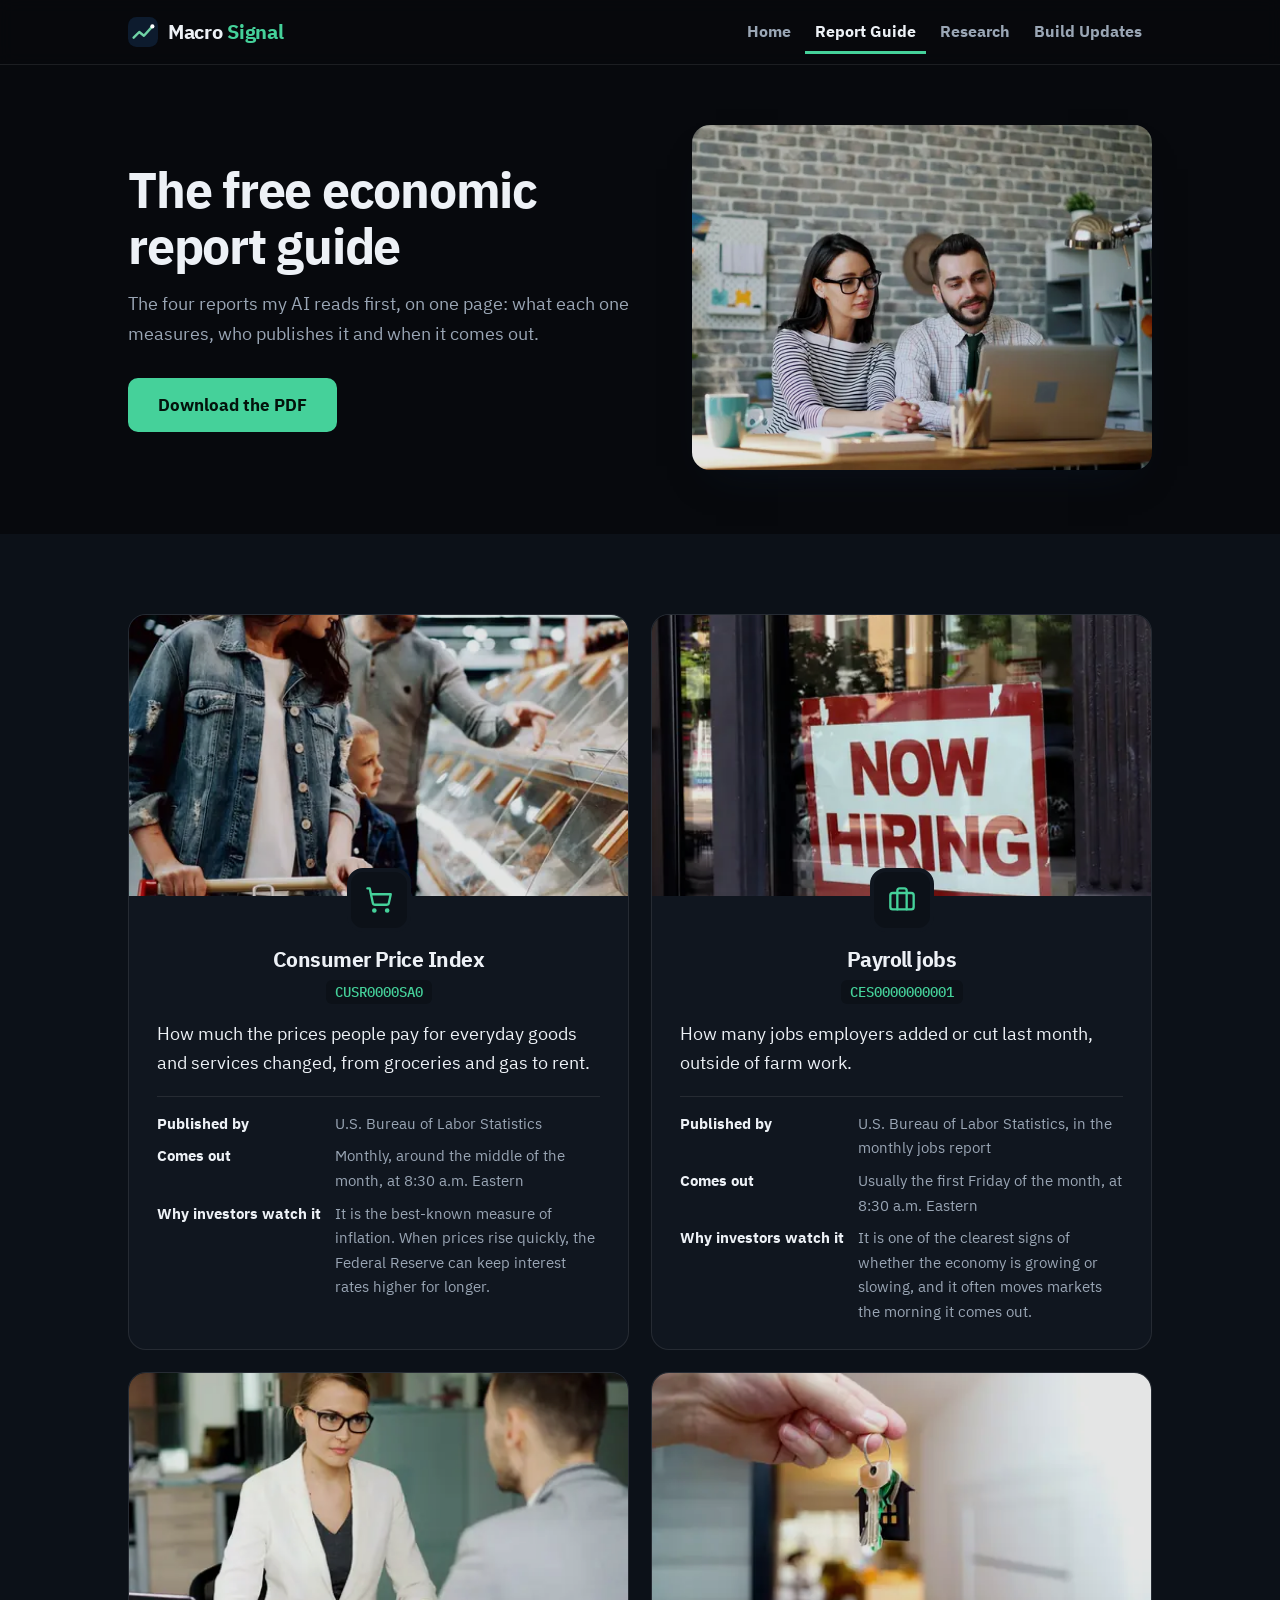
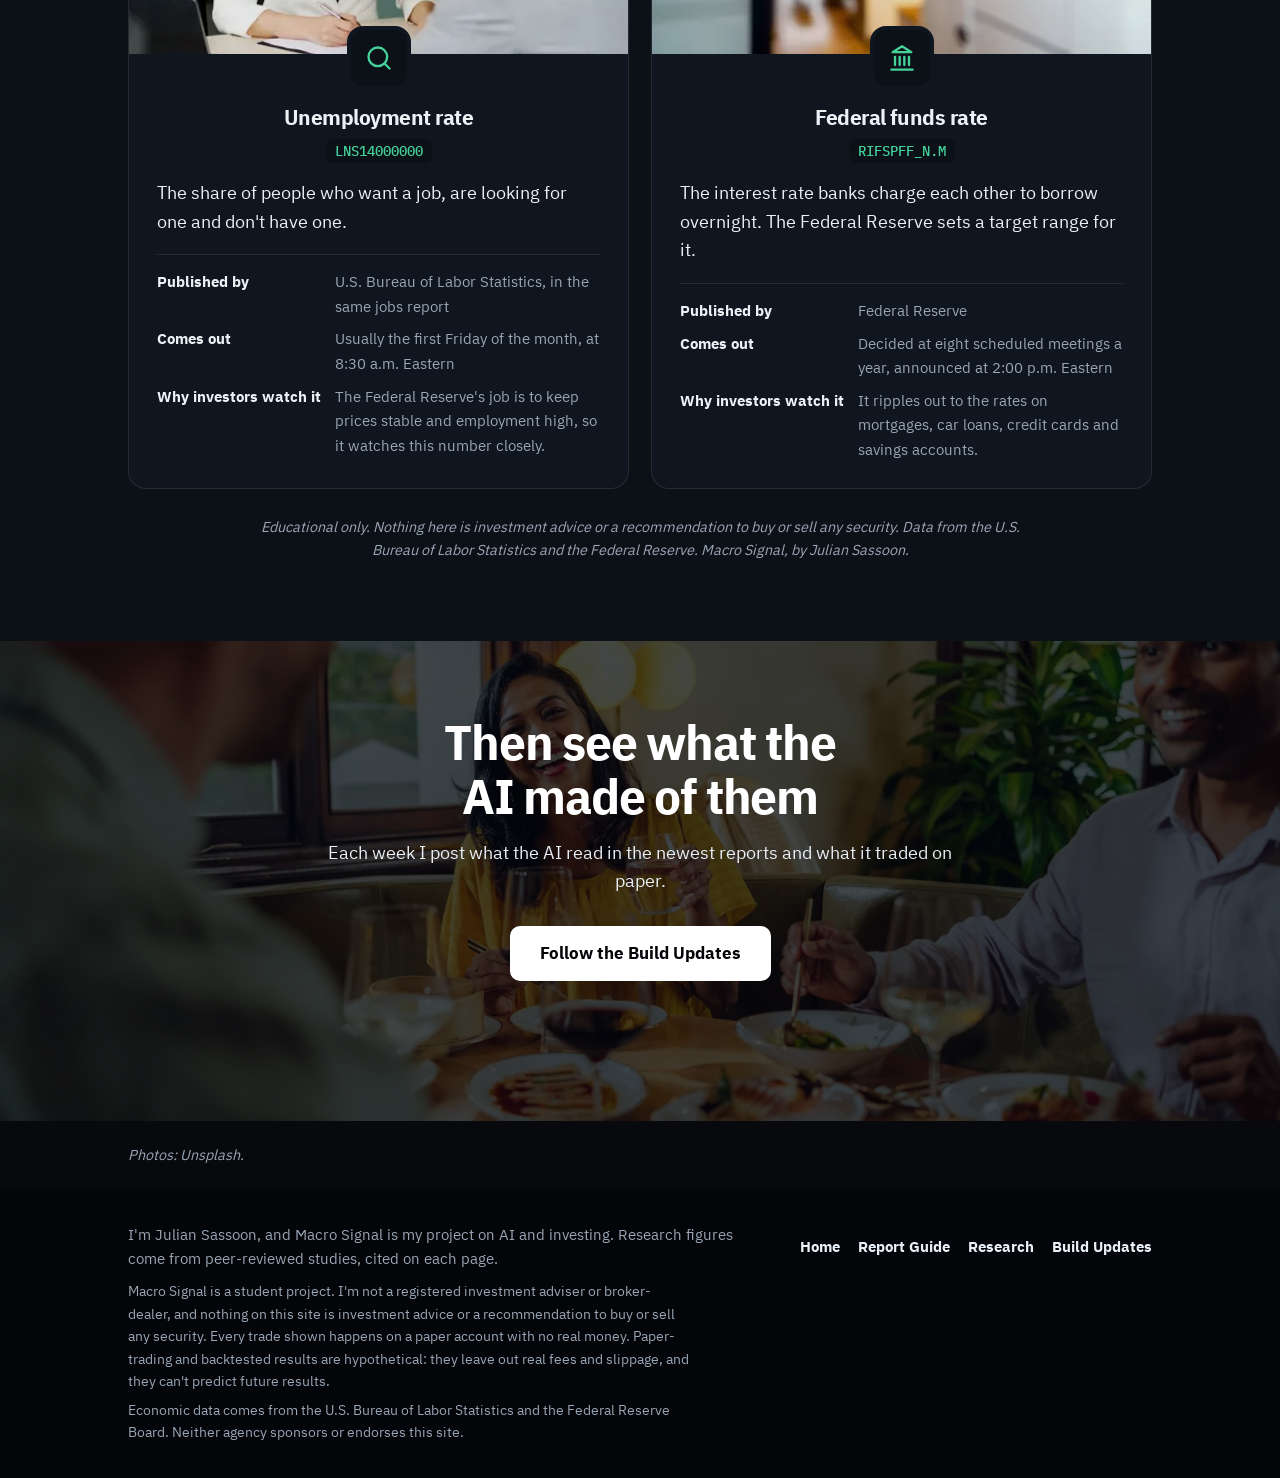
<file: guide.html>
<!DOCTYPE html>
<html lang="en">
<head>
<meta charset="UTF-8">
<meta name="viewport" content="width=device-width, initial-scale=1.0">
<title>The Free Economic Report Guide: CPI, Jobs, Unemployment and Interest Rates | Macro Signal</title>
<meta name="description" content="A free one-page guide to the four economic reports investors watch: what each one measures, who publishes it and when it comes out.">
<meta name="robots" content="noindex,nofollow">
<link rel="canonical" href="https://odyssey-jotun.github.io/macro-signal/guide.html">
<meta name="author" content="Julian Sassoon">
<meta name="theme-color" content="#0D1B2E">
<meta property="og:site_name" content="Macro Signal">
<meta property="og:title" content="The Free Economic Report Guide: CPI, Jobs, Unemployment and Interest Rates | Macro Signal">
<meta property="og:description" content="A free one-page guide to the four economic reports investors watch: what each one measures, who publishes it and when it comes out.">
<meta property="og:type" content="website">
<meta property="og:url" content="https://odyssey-jotun.github.io/macro-signal/guide.html">
<meta property="og:image" content="https://odyssey-jotun.github.io/macro-signal/images/og.jpg">
<meta property="og:image:width" content="1200">
<meta property="og:image:height" content="630">
<meta property="og:image:alt" content="Deep economics made instant. An AI that explains the economic reports in plain English.">
<meta name="twitter:card" content="summary_large_image">
<link rel="icon" href="favicon.svg" type="image/svg+xml">
<link rel="preload" href="fonts/plex-sans-700.woff2" as="font" type="font/woff2" crossorigin>
<style>@font-face{font-family:'IBM Plex Sans';font-style:normal;font-weight:400;font-display:swap;src:url(fonts/plex-sans-400.woff2) format('woff2')}@font-face{font-family:'IBM Plex Sans';font-style:normal;font-weight:700;font-display:swap;src:url(fonts/plex-sans-700.woff2) format('woff2')}@font-face{font-family:'IBM Plex Mono';font-style:normal;font-weight:500;font-display:swap;src:url(fonts/plex-mono-500.woff2) format('woff2')}:root{--bg:#07090D;--bg-alt:#0C1118;--card:#10161F;--ink:#EDF1F6;--ink-soft:#9AA6B5;--primary:#45D19A;--primary-dk:#030508;--blue:#7BE3B9;--mint:#45D19A;--red:#FF6B6B;--btn-ink:#03130B;--on-dark:#E9EFF6;--on-dark-soft:#9AA6B5;--line:rgba(255,255,255,0.09);--radius:18px;--radius-lg:28px;--wrap:1080px;--flow-tight:0.32em;--flow-block:44px;--flow-section:80px}*{box-sizing:border-box}html{scroll-behavior:smooth;scroll-padding-top:84px}@media (prefers-reduced-motion:reduce){html{scroll-behavior:auto}*{animation-duration:0.001ms !important;transition-duration:0.001ms !important}}body{margin:0;background:var(--bg);color:var(--ink);font-family:'IBM Plex Sans',ui-sans-serif,system-ui,-apple-system,'Segoe UI',sans-serif;font-size:18px;line-height:1.6;-webkit-font-smoothing:antialiased}h1,h2,h3{font-weight:700;line-height:1.12;margin:0 0 var(--flow-tight);color:var(--ink);letter-spacing:-0.025em;text-wrap:balance}p{margin:0 0 1em}p:last-child{margin-bottom:0}a{color:inherit}img{max-width:100%;height:auto}.wrap{max-width:var(--wrap);margin:0 auto;padding:0 28px}.skip{position:absolute;left:-9999px;top:10px;background:var(--card);color:var(--ink);padding:12px 18px;border-radius:10px;z-index:100;text-decoration:none;font-weight:700;border:2px solid var(--primary)}.skip:focus{left:16px}a:focus-visible{outline:3px solid var(--blue);outline-offset:3px;border-radius:4px}nav.site{position:sticky;top:0;z-index:20;background:rgba(7,9,13,0.86);backdrop-filter:blur(8px);border-bottom:1px solid var(--line)}nav.site .wrap{display:flex;align-items:center;justify-content:space-between;gap:4px 20px;padding-top:10px;padding-bottom:10px;flex-wrap:wrap}.wordmark{display:inline-flex;align-items:center;gap:10px;font-weight:700;font-size:1.24rem;letter-spacing:-0.015em;color:var(--ink);text-decoration:none;white-space:nowrap;min-height:44px}.wordmark .mark{width:30px;height:30px;flex:none}.wordmark .last{color:var(--primary)}nav.site ul{list-style:none;display:flex;align-items:center;gap:4px;margin:0;padding:0;font-size:0.98rem;font-weight:600}nav.site ul a{text-decoration:none;color:var(--ink-soft);display:inline-flex;align-items:center;min-height:44px;padding:0 10px;white-space:nowrap;transition:color 0.15s ease}nav.site ul a:hover{color:var(--blue)}nav.site ul a[aria-current="page"]{color:var(--ink);box-shadow:inset 0 -3px 0 var(--primary)}.btn{display:inline-flex;align-items:center;justify-content:center;text-align:center;min-height:52px;padding:12px 28px;background:var(--primary);color:var(--btn-ink);text-decoration:none;font-weight:700;font-size:1.04rem;border-radius:10px;border:2px solid var(--primary);transition:background 0.18s ease,color 0.18s ease,border-color 0.18s ease}.btn:hover{background:var(--blue);border-color:var(--blue)}.btn.light{background:#FFFFFF;border-color:#FFFFFF;color:var(--primary-dk)}.btn.light:hover{background:var(--mint);border-color:var(--mint)}.btn-row{display:flex;gap:14px;flex-wrap:wrap;align-items:center;justify-content:center;margin-top:30px}section{padding:var(--flow-section) 0}.band{background:var(--bg-alt)}.section-head{max-width:720px;margin-bottom:34px}.section-head.center{text-align:center;margin-left:auto;margin-right:auto}h2{font-size:clamp(1.75rem,3.2vw,2.4rem)}.section-head p{color:var(--ink-soft);font-size:1.08rem}@keyframes rise{from{opacity:0;transform:translateY(18px)}to{opacity:1;transform:none}}.portrait{margin:0;aspect-ratio:4/5;border-radius:var(--radius-lg);overflow:hidden;width:100%;max-width:440px;justify-self:center;box-shadow:0 30px 60px -24px rgba(0,0,0,0.45)}.portrait img{display:block;width:100%;height:100%;object-fit:cover}.page-hero{padding:60px 0 64px}.page-hero h1{font-size:clamp(2.1rem,4.4vw,3.1rem)}.page-hero .lede{font-size:1.14rem;color:var(--ink-soft);margin-top:8px;max-width:34em}.page-hero .btn-row{justify-content:flex-start}.split{display:grid;grid-template-columns:1.05fr 0.95fr;gap:56px;align-items:center}.split.flip{grid-template-columns:0.95fr 1.05fr}.split p{color:var(--ink-soft);font-size:1.06rem}.photo{margin:0;border-radius:var(--radius);overflow:hidden;aspect-ratio:4/3;background:var(--bg-alt);box-shadow:0 20px 40px -24px rgba(13,27,46,0.55)}.photo img{display:block;width:100%;height:100%;object-fit:cover}.icon{width:56px;height:56px;border-radius:16px;background:var(--bg-alt);color:var(--primary);display:flex;align-items:center;justify-content:center;margin:0 auto 16px}.icon svg{width:28px;height:28px}.punch{font-weight:700;font-size:clamp(1.2rem,2.2vw,1.45rem);line-height:1.35;text-align:center;color:var(--primary);max-width:720px;margin:var(--flow-block) auto 0}.after{background:var(--primary-dk);color:var(--on-dark)}.after h2,.after h3{color:#FFFFFF}.after .section-head p{color:var(--on-dark-soft)}.after .cite-line{color:var(--on-dark-soft);text-align:center}.closing{text-align:center}.closing .wrap{max-width:680px}.closing p{color:var(--ink-soft);font-size:1.08rem}.cite-line{font-size:0.9rem;color:var(--ink-soft);font-style:italic;margin-top:18px}.refs{padding:56px 0;border-top:1px solid var(--line)}.refs h2{font-size:1.4rem}.refs ol{max-width:860px;margin:0;padding-left:1.3rem;display:grid;gap:8px;font-size:0.95rem;color:var(--ink-soft)}footer{background:var(--primary-dk);color:var(--on-dark-soft);padding:34px 0;font-size:0.95rem}footer .wrap{display:flex;justify-content:space-between;align-items:center;flex-wrap:wrap;gap:10px 24px}footer p{margin:0;max-width:40em}footer ul{list-style:none;display:flex;flex-wrap:wrap;gap:0 18px;margin:0;padding:0;font-weight:600}footer ul a{display:inline-flex;align-items:center;min-height:44px;color:var(--on-dark);text-decoration:none}footer ul a:hover{color:var(--mint)}@media (max-width:860px){.split,.split.flip{grid-template-columns:1fr;gap:30px}.split>.portrait,.split>.photo{order:-1}.page-hero .portrait{max-width:340px}}@media (max-width:620px){:root{--flow-section:56px;--flow-block:34px}body{font-size:17px}.wrap{padding:0 20px}.page-hero{padding:28px 0 44px}.btn-row .btn{width:100%}.wordmark{font-size:1.14rem}nav.site ul li:first-child{display:none}nav.site ul{margin-left:-8px;font-size:0.94rem}nav.site ul a{padding:0 8px}}.note{max-width:680px;margin:0 auto;text-align:center;background:var(--card);border:1px dashed rgba(69,209,154,0.4);border-radius:var(--radius);padding:28px 26px}.note p{color:var(--ink-soft)}footer .disclaimer{flex-basis:100%;font-size:0.88rem;color:var(--on-dark-soft)}.banner{position:relative;background:var(--primary-dk);color:var(--on-dark);overflow:hidden;min-height:min(640px,76vh);display:flex;align-items:center}.banner picture,.banner img{position:absolute;inset:0;width:100%;height:100%}.banner img{object-fit:cover;object-position:62% 35%}.banner::before{content:"";position:absolute;inset:0;z-index:1;background:linear-gradient(90deg,rgba(13,27,46,0.95) 0%,rgba(13,27,46,0.88) 30%,rgba(13,27,46,0.4) 48%,rgba(13,27,46,0) 60%)}.banner .wrap{position:relative;z-index:2;width:100%;padding-top:56px;padding-bottom:56px}.banner-text{max-width:520px;text-align:center}.banner h1{color:#FFFFFF;font-size:clamp(2.6rem,5vw,4.2rem)}.banner h1 span{display:block;color:var(--mint)}@media (prefers-reduced-motion:no-preference){.banner-text{animation:rise 0.7s cubic-bezier(.2,.7,.2,1) 0.1s both}}@media (max-width:860px){.banner{display:block;min-height:0}.banner picture,.banner img{position:static;display:block;height:auto;aspect-ratio:4/3}.banner::before{display:none}.banner .wrap{padding-top:30px;padding-bottom:44px}.banner-text{max-width:none}}.punch.test{color:var(--mint);max-width:640px;margin-top:34px}.note .small{font-size:0.9rem;margin-top:12px}footer .disclaimer + .disclaimer{margin-top:-4px}.reports{display:grid;grid-template-columns:1fr 1fr;gap:22px}.report{background:var(--card);border:1px solid var(--line);border-radius:var(--radius);overflow:hidden;scroll-margin-top:90px}.report-body{padding:26px 28px 26px}.report .card-photo{aspect-ratio:16/9}.report .icon{margin-top:-54px;position:relative;border:4px solid var(--card);width:64px;height:64px}.report h3{font-size:1.3rem;text-align:center}.report .series-id{text-align:center;margin:4px 0 14px}.report .series-id code{font-family:'IBM Plex Mono',ui-monospace,monospace;font-weight:500;font-size:0.9rem;color:var(--primary);background:var(--bg-alt);border-radius:6px;padding:3px 9px}.report>p{color:var(--ink-soft);font-size:1rem}.report dl{margin:16px 0 0;padding-top:14px;border-top:1px solid var(--line);display:grid;grid-template-columns:auto 1fr;gap:8px 14px;font-size:0.96rem}.report dt{font-weight:700;color:var(--ink)}.report dd{margin:0;color:var(--ink-soft)}.print-note{text-align:center;font-size:0.9rem;color:var(--ink-soft);font-style:italic;margin:26px auto 0;max-width:760px}@media (max-width:620px){.reports{grid-template-columns:1fr}.report dl{grid-template-columns:1fr;gap:2px}.report dd{margin-bottom:8px}}@media print{@page{size:letter;margin:0.45in 0.55in}:root{--bg:#FFFFFF;--bg-alt:#EEF3F8;--card:#FFFFFF;--ink:#0C1726;--ink-soft:#435063;--primary:#1D4F86;--line:rgba(12,23,38,0.12)}body{font-size:10.5pt;background:#FFFFFF}nav.site,footer,.skip,.page-hero .photo,.btn-row,.closing-banner,.card-photo,.refs{display:none !important}.page-hero{padding:0 0 18pt}.page-hero .wrap,.page-hero .split{display:block;padding:0}.page-hero h1{font-size:23pt}.page-hero .lede{font-size:11pt;margin:4pt 0 0;max-width:none}section{padding:0}.band{background:none}.wrap{padding:0;max-width:none}.reports{gap:16pt}.report{break-inside:avoid;border-color:#BFCBD9;border-radius:12px}.report-body{padding:15pt 15pt}.report .icon{width:32px;height:32px;border-radius:9px;margin:0 auto 5pt;border:0}.report .icon svg{width:17px;height:17px}.report h3{font-size:13.5pt}.report .series-id{margin:2pt 0 7pt}.report .series-id code{font-size:8.5pt}.report>p{font-size:10.4pt;line-height:1.45}.report dl{font-size:9.4pt;line-height:1.4;margin-top:8pt;padding-top:8pt;gap:4pt 10pt}.report dl{grid-template-columns:74pt 1fr}.print-note{font-size:9pt;margin-top:18pt}}.lead{font-size:1.12rem;color:var(--ink-soft)}.btn-row.start{justify-content:flex-start}.btn.ghost{background:transparent;color:var(--primary)}.btn.ghost:hover{background:var(--primary);color:var(--btn-ink);border-color:var(--primary)}.btn.ghost-light{background:transparent;color:#FFFFFF;border-color:#FFFFFF}.btn.ghost-light:hover{background:#FFFFFF;color:var(--primary-dk)}.cite-line.center{text-align:center}.n{font-family:'IBM Plex Mono',ui-monospace,monospace;font-weight:500;letter-spacing:-0.02em;color:var(--primary)}.points,.statlist,.steps-list{list-style:none;margin:26px 0 0;padding:0;display:grid;gap:22px}.points li{display:grid;grid-template-columns:56px 1fr;gap:18px;align-items:start}.points .icon{margin:0}.points .n{font-size:1.3rem;line-height:1.1;margin:0 0 4px}.points h3,.statlist h3,.steps-list h3{font-size:1.18rem;margin-bottom:4px}.split .points p:not(.n),.split .statlist p:not(.n),.split .steps-list p{font-size:1rem;color:var(--ink-soft);margin:0}.statlist li{display:grid;grid-template-columns:150px 1fr;gap:18px;align-items:start;padding-bottom:20px;border-bottom:1px solid var(--line)}.statlist li:last-child{border-bottom:0;padding-bottom:0}.split .statlist .n{font-size:1.7rem;line-height:1.1;margin:0;color:var(--primary)}.steps-list{counter-reset:step}.steps-list li{display:grid;grid-template-columns:46px 1fr;gap:18px;align-items:start;counter-increment:step}.steps-list li:before{content:counter(step);display:flex;align-items:center;justify-content:center;width:46px;height:46px;border-radius:50%;background:var(--primary);color:var(--btn-ink);font-family:'IBM Plex Mono',ui-monospace,monospace;font-weight:500;font-size:1.2rem}.pcards{display:grid;grid-template-columns:repeat(4,1fr);gap:22px}.pcard{background:var(--card);border:1px solid var(--line);border-radius:var(--radius);overflow:hidden;text-decoration:none;color:inherit;display:flex;flex-direction:column;transition:border-color 0.15s ease,transform 0.2s ease}a.pcard:hover{border-color:var(--blue);transform:translateY(-3px)}a.pcard:hover h3{color:var(--blue)}.card-photo{margin:0;aspect-ratio:4/3;overflow:hidden;background:var(--bg-alt)}.card-photo img{display:block;width:100%;height:100%;object-fit:cover}.pcard-body{padding:18px 18px 22px;text-align:center}.pcard-body h3{font-size:1.16rem}.pcard-body p{font-size:0.98rem;color:var(--ink-soft)}.pcard .tag{margin:0 0 8px}.pcard .tag code,.report .series-id code{font-family:'IBM Plex Mono',ui-monospace,monospace;font-weight:500;font-size:0.86rem;color:var(--primary);background:var(--bg-alt);border-radius:6px;padding:3px 9px}.stakes-split{display:grid;grid-template-columns:0.85fr 1.15fr;gap:36px;align-items:center}.stakes{display:grid;gap:22px}.stake h3{font-size:1.26rem;margin-bottom:12px}.outcomes{list-style:none;margin:0;padding:0;display:grid;gap:10px}.outcomes li{display:grid;grid-template-columns:24px 1fr;gap:14px;align-items:start;background:rgba(255,255,255,0.06);border:1px solid rgba(233,239,246,0.16);border-radius:14px;padding:14px 18px;color:var(--on-dark);font-size:1rem}.outcomes svg{width:22px;height:22px;margin-top:2px;color:#F2A597}.stake.good .outcomes svg{color:var(--mint)}.stake.good .outcomes li{background:rgba(111,211,166,0.08);border-color:rgba(111,211,166,0.34)}.after .photo{box-shadow:none}.chart{background:var(--card);border:1px solid var(--line);border-radius:var(--radius);padding:24px 26px;margin:22px 0}.chart h3{font-size:1.12rem;margin-bottom:14px}.bars{display:grid;gap:12px}.barline{display:grid;grid-template-columns:130px 1fr;gap:12px;align-items:center;font-size:0.94rem;font-weight:600;color:var(--ink-soft)}.track{height:38px;background:var(--bg-alt);border-radius:6px}.bar{display:flex;align-items:center;justify-content:flex-end;height:100%;padding-right:10px;border-radius:6px;color:#FFFFFF;font-family:'IBM Plex Mono',ui-monospace,monospace;font-weight:500;min-width:64px}.bar.hi{background:var(--red)}.bar.lo{background:var(--primary);color:var(--btn-ink)}.chart .cite-line{margin-top:14px}.split p.after-chart{margin-top:0}.closing-banner{min-height:480px;aspect-ratio:8/3;align-items:flex-end}.closing-banner::before{background:rgba(4,6,9,0.74)}.closing-banner img{object-position:50% 0}.closing-banner .wrap{padding-bottom:60px}.closing-banner .banner-text{margin:0 auto;max-width:640px}.closing-banner h2{color:#FFFFFF;font-size:clamp(2rem,3.8vw,3rem)}.closing-banner p{color:var(--on-dark);font-size:1.12rem}.credits{padding:22px 0;border-top:0}.credits .cite-line{margin:0}.photo.tall{aspect-ratio:4/5;max-width:460px;width:100%;justify-self:center}@media (max-width:1000px){.pcards{grid-template-columns:repeat(2,1fr)}}@media (max-width:860px){.stakes-split{grid-template-columns:1fr}.statlist li{grid-template-columns:1fr;gap:6px}.closing-banner{aspect-ratio:auto;min-height:0}.closing-banner .wrap{padding-top:30px;padding-bottom:44px}.photo.tall{aspect-ratio:4/3;max-width:none}}@media (max-width:620px){.pcards{gap:12px}.pcard-body{padding:12px 10px 14px}.pcard-body h3{font-size:1rem}.pcard-body p{font-size:0.88rem;line-height:1.45}.pcard .tag code{font-size:0.7rem;padding:2px 6px}.barline{grid-template-columns:1fr;gap:4px}.chart{padding:20px 18px}.btn-row.start{justify-content:center}}.hero-banner{background:var(--bg);min-height:min(660px,80vh)}.hero-banner::before{display:none}.hero-banner picture{left:auto;width:70%}.hero-banner img{object-position:70% 50%;-webkit-mask-image:linear-gradient(270deg,#000 50%,transparent 98%);mask-image:linear-gradient(270deg,#000 50%,transparent 98%)}.hero-banner .wrap{display:flex;justify-content:flex-start}.hero-banner .banner-text{max-width:500px;text-align:left}.hero-banner h1{font-size:clamp(3rem,5.6vw,4.8rem);line-height:0.98;letter-spacing:-0.045em}.hero-banner p{color:var(--ink-soft);font-size:1.14rem;margin-top:18px}.hero-banner .btn-row{margin-top:30px}.tape{padding:0;background:var(--bg-alt);border-top:1px solid var(--line);border-bottom:1px solid var(--line)}.tape ul{list-style:none;margin:0 auto;display:grid;grid-template-columns:repeat(4,1fr)}.tape li{display:flex;flex-direction:column;gap:2px;padding:20px 22px;border-left:1px solid var(--line)}.tape li:first-child{border-left:0;padding-left:0}.t-name{font-size:0.86rem;font-weight:700;color:var(--ink-soft)}.t-num{font-size:1.6rem;line-height:1.2;color:var(--ink)}.t-note{font-size:0.82rem;color:var(--ink-soft)}.dcards{display:grid;grid-template-columns:repeat(4,1fr);gap:18px}.dcard{display:flex;flex-direction:column;align-items:center;text-align:center;background:var(--card);border:1px solid var(--line);border-radius:var(--radius);padding:26px 20px 22px;text-decoration:none;color:inherit;transition:border-color 0.15s ease,transform 0.2s ease}a.dcard:hover{border-color:var(--primary);transform:translateY(-3px)}.dcard h3{font-size:1.06rem;margin-bottom:10px}.dcard .big{font-size:clamp(1.7rem,2.6vw,2.2rem);line-height:1.1;margin:0 0 8px;white-space:nowrap}.dnote{font-size:0.9rem;line-height:1.45;color:var(--ink-soft);flex:1}.spark{display:block;width:100%;height:auto;margin:16px 0 14px;color:var(--primary)}.spark .axis{stroke:rgba(255,255,255,0.18);stroke-width:1}.spark .up{fill:var(--primary)}.spark .down{fill:var(--red)}.dcard .tag{margin:0}.dcard .tag code{font-family:'IBM Plex Mono',ui-monospace,monospace;font-weight:500;font-size:0.8rem;color:var(--ink-soft);background:var(--bg-alt);border-radius:6px;padding:3px 9px}.readcard{background:var(--card);border:1px solid var(--line);border-radius:22px;overflow:hidden;box-shadow:0 30px 70px -30px rgba(0,0,0,0.8)}.readcard header{display:flex;align-items:center;gap:10px;padding:14px 22px;border-bottom:1px solid var(--line);font-size:0.88rem}.readcard .live{width:9px;height:9px;border-radius:50%;background:var(--primary);flex:none}.rc-brand{font-weight:700}.rc-src{margin-left:auto;font-family:'IBM Plex Mono',ui-monospace,monospace;color:var(--ink-soft)}.rc-figs{display:grid;grid-template-columns:1fr 1fr;gap:12px;padding:22px 22px 4px}.rc-figs .n{font-size:clamp(2rem,3.4vw,2.6rem);line-height:1.05;margin:0}.rc-figs p:not(.n){font-size:0.9rem;color:var(--ink-soft)}.split .rc-body{padding:16px 22px 4px;margin:0;color:var(--ink);font-size:1rem}.readcard dl{margin:0;padding:16px 22px 20px;display:grid;grid-template-columns:128px 1fr;gap:10px 16px;font-size:0.94rem}.readcard dt{font-weight:700;color:var(--ink)}.readcard dd{margin:0;color:var(--ink-soft)}.readcard footer{background:none;padding:12px 22px;border-top:1px solid var(--line);font-size:0.8rem;color:var(--ink-soft)}@media (max-width:1000px){.dcards{grid-template-columns:repeat(2,1fr)}}@media (max-width:860px){.hero-banner picture{width:100%}.hero-banner img{-webkit-mask-image:linear-gradient(180deg,#000 70%,transparent);mask-image:linear-gradient(180deg,#000 70%,transparent)}.hero-banner .wrap{display:block;padding-top:6px}.hero-banner .banner-text{text-align:center}.hero-banner .btn-row{justify-content:center}.tape ul{grid-template-columns:1fr 1fr}.tape li{padding:16px 0 16px 16px}.tape li:nth-child(odd){border-left:0;padding-left:0}.tape li:nth-child(n+3){border-top:1px solid var(--line)}}@media (max-width:620px){.dcards{gap:12px}.dcard{padding:18px 12px 16px}.dcard .icon{width:44px;height:44px;border-radius:12px;margin-bottom:10px}.dcard .icon svg{width:22px;height:22px}.dcard h3{font-size:0.95rem}.dcard .big{font-size:1.3rem}.dnote{font-size:0.8rem}.dcard .tag code{font-size:0.66rem;padding:2px 6px}.t-num{font-size:1.3rem}.readcard dl{grid-template-columns:1fr;gap:2px}.readcard dd{margin-bottom:10px}.readcard header,.rc-figs,.split .rc-body,.readcard dl,.readcard footer{padding-left:18px;padding-right:18px}}.readcard .rc-figs .n{color:var(--primary)}.photo img,.card-photo img,.portrait img{filter:brightness(0.9) saturate(0.94)}@media print{.photo img,.card-photo img,.portrait img{filter:none}}</style>
<script type="application/ld+json">{"@context":"https://schema.org","@graph":[{"@type":"WebSite","@id":"https://odyssey-jotun.github.io/macro-signal/#site","url":"https://odyssey-jotun.github.io/macro-signal/","name":"Macro Signal","description":"Deep economics made instant. An AI that reads the four economic reports that move the market and explains each one in plain English.","author":{"@id":"https://odyssey-jotun.github.io/macro-signal/#julian"},"inLanguage":"en-US"},{"@type":"Person","@id":"https://odyssey-jotun.github.io/macro-signal/#julian","name":"Julian Sassoon","description":"High school junior in Georgia building Macro Signal, an AI agent that reads U.S. economic data and paper trades on it."},{"@type":"WebPage","@id":"https://odyssey-jotun.github.io/macro-signal/guide.html#page","url":"https://odyssey-jotun.github.io/macro-signal/guide.html","name":"The Free Economic Report Guide: CPI, Jobs, Unemployment and Interest Rates | Macro Signal","description":"A free one-page guide to the four economic reports investors watch: what each one measures, who publishes it and when it comes out.","isPartOf":{"@id":"https://odyssey-jotun.github.io/macro-signal/#site"},"author":{"@id":"https://odyssey-jotun.github.io/macro-signal/#julian"},"inLanguage":"en-US","datePublished":"2026-11-01","dateModified":"2026-11-01","image":"https://odyssey-jotun.github.io/macro-signal/images/og.jpg","about":"U.S. economic data releases"},{"@type":"BreadcrumbList","itemListElement":[{"@type":"ListItem","position":1,"name":"Home","item":"https://odyssey-jotun.github.io/macro-signal/"},{"@type":"ListItem","position":2,"name":"Report Guide","item":"https://odyssey-jotun.github.io/macro-signal/guide.html"}]}]}</script>
</head>
<body>

<a class="skip" href="#main">Skip to content</a>
<nav class="site" aria-label="Primary">
  <div class="wrap">
    <a class="wordmark" href="index.html"><svg class="mark" viewBox="0 0 32 32" aria-hidden="true"><rect width="32" height="32" rx="9" fill="#0D1B2E"/><path d="M6 22l6-6 5 4 9-10" fill="none" stroke="#6FD3A6" stroke-width="2.6" stroke-linecap="round" stroke-linejoin="round"/><circle cx="26" cy="10" r="2.2" fill="#FFFFFF"/></svg><span>Macro <span class="last">Signal</span></span></a>
    <ul>
      <li><a href="index.html">Home</a></li>
      <li><a href="guide.html" aria-current="page">Report Guide</a></li>
      <li><a href="research.html">Research</a></li>
      <li><a href="updates.html">Build Updates</a></li>
    </ul>
  </div>
</nav>

<main id="main">

<header class="page-hero">
  <div class="wrap split">
    <div>
      <h1>The free economic report guide</h1>
      <p class="lede">The four reports my AI reads first, on one page: what each one measures, who publishes it and when it comes out.</p>
      <div class="btn-row start">
        <a href="economic-report-guide.pdf" class="btn" download>Download the PDF</a>
      </div>
    </div>
    <figure class="photo"><img src="images/couple-900.webp" srcset="images/couple-600.webp 600w, images/couple-900.webp 900w" sizes="(max-width: 860px) calc(100vw - 40px), 520px" width="900" height="675" alt="A man and a woman at a kitchen table looking at a laptop together" fetchpriority="high" decoding="async"></figure>
  </div>
</header>

<section class="band" id="guide">
  <div class="wrap">
    <div class="reports">
      <article class="report" id="cpi">
        <figure class="card-photo"><img src="images/r-cpi-720.webp" srcset="images/r-cpi-480.webp 480w, images/r-cpi-720.webp 720w" sizes="(max-width: 620px) calc(100vw - 40px), (max-width: 1000px) 45vw, 250px" width="720" height="540" alt="A mother, father and young son shopping for groceries together" loading="lazy" decoding="async"></figure>
        <div class="report-body">
          <div class="icon"><svg viewBox="0 0 24 24" fill="none" stroke="currentColor" stroke-width="2" stroke-linecap="round" stroke-linejoin="round" aria-hidden="true"><circle cx="8" cy="21" r="1"/> <circle cx="19" cy="21" r="1"/> <path d="M2.05 2.05h2l2.66 12.42a2 2 0 0 0 2 1.58h9.78a2 2 0 0 0 1.95-1.57l1.65-7.43H5.12"/></svg></div>
          <h3>Consumer Price Index</h3>
          <p class="series-id"><code>CUSR0000SA0</code></p>
          <p>How much the prices people pay for everyday goods and services changed, from groceries and gas to rent.</p>
          <dl>
            <dt>Published by</dt><dd>U.S. Bureau of Labor Statistics</dd>
            <dt>Comes out</dt><dd>Monthly, around the middle of the month, at 8:30 a.m. Eastern</dd>
            <dt>Why investors watch it</dt><dd>It is the best-known measure of inflation. When prices rise quickly, the Federal Reserve can keep interest rates higher for longer.</dd>
          </dl>
        </div>
      </article>
      <article class="report" id="jobs">
        <figure class="card-photo"><img src="images/r-jobs-720.webp" srcset="images/r-jobs-480.webp 480w, images/r-jobs-720.webp 720w" sizes="(max-width: 620px) calc(100vw - 40px), (max-width: 1000px) 45vw, 250px" width="720" height="540" alt="A red and white now hiring sign in a shop window" loading="lazy" decoding="async"></figure>
        <div class="report-body">
          <div class="icon"><svg viewBox="0 0 24 24" fill="none" stroke="currentColor" stroke-width="2" stroke-linecap="round" stroke-linejoin="round" aria-hidden="true"><path d="M16 20V4a2 2 0 0 0-2-2h-4a2 2 0 0 0-2 2v16"/> <rect width="20" height="14" x="2" y="6" rx="2"/></svg></div>
          <h3>Payroll jobs</h3>
          <p class="series-id"><code>CES0000000001</code></p>
          <p>How many jobs employers added or cut last month, outside of farm work.</p>
          <dl>
            <dt>Published by</dt><dd>U.S. Bureau of Labor Statistics, in the monthly jobs report</dd>
            <dt>Comes out</dt><dd>Usually the first Friday of the month, at 8:30 a.m. Eastern</dd>
            <dt>Why investors watch it</dt><dd>It is one of the clearest signs of whether the economy is growing or slowing, and it often moves markets the morning it comes out.</dd>
          </dl>
        </div>
      </article>
      <article class="report" id="unemployment">
        <figure class="card-photo"><img src="images/r-unemployment-720.webp" srcset="images/r-unemployment-480.webp 480w, images/r-unemployment-720.webp 720w" sizes="(max-width: 620px) calc(100vw - 40px), (max-width: 1000px) 45vw, 250px" width="720" height="540" alt="A woman interviewing a job candidate across an office desk" loading="lazy" decoding="async"></figure>
        <div class="report-body">
          <div class="icon"><svg viewBox="0 0 24 24" fill="none" stroke="currentColor" stroke-width="2" stroke-linecap="round" stroke-linejoin="round" aria-hidden="true"><circle cx="11" cy="11" r="8"/> <path d="m21 21-4.3-4.3"/></svg></div>
          <h3>Unemployment rate</h3>
          <p class="series-id"><code>LNS14000000</code></p>
          <p>The share of people who want a job, are looking for one and don't have one.</p>
          <dl>
            <dt>Published by</dt><dd>U.S. Bureau of Labor Statistics, in the same jobs report</dd>
            <dt>Comes out</dt><dd>Usually the first Friday of the month, at 8:30 a.m. Eastern</dd>
            <dt>Why investors watch it</dt><dd>The Federal Reserve's job is to keep prices stable and employment high, so it watches this number closely.</dd>
          </dl>
        </div>
      </article>
      <article class="report" id="rates">
        <figure class="card-photo"><img src="images/r-rates-720.webp" srcset="images/r-rates-480.webp 480w, images/r-rates-720.webp 720w" sizes="(max-width: 620px) calc(100vw - 40px), (max-width: 1000px) 45vw, 250px" width="720" height="540" alt="A hand holding the keys to a new home" loading="lazy" decoding="async"></figure>
        <div class="report-body">
          <div class="icon"><svg viewBox="0 0 24 24" fill="none" stroke="currentColor" stroke-width="2" stroke-linecap="round" stroke-linejoin="round" aria-hidden="true"><line x1="3" x2="21" y1="22" y2="22"/> <line x1="6" x2="6" y1="18" y2="11"/> <line x1="10" x2="10" y1="18" y2="11"/> <line x1="14" x2="14" y1="18" y2="11"/> <line x1="18" x2="18" y1="18" y2="11"/> <polygon points="12 2 20 7 4 7"/></svg></div>
          <h3>Federal funds rate</h3>
          <p class="series-id"><code>RIFSPFF_N.M</code></p>
          <p>The interest rate banks charge each other to borrow overnight. The Federal Reserve sets a target range for it.</p>
          <dl>
            <dt>Published by</dt><dd>Federal Reserve</dd>
            <dt>Comes out</dt><dd>Decided at eight scheduled meetings a year, announced at 2:00 p.m. Eastern</dd>
            <dt>Why investors watch it</dt><dd>It ripples out to the rates on mortgages, car loans, credit cards and savings accounts.</dd>
          </dl>
        </div>
      </article>
    </div>
    <p class="print-note">Educational only. Nothing here is investment advice or a recommendation to buy or sell any security. Data from the U.S. Bureau of Labor Statistics and the Federal Reserve. Macro Signal, by Julian Sassoon.</p>
  </div>
</section>

<section class="banner closing-banner">
  <picture><source media="(max-width: 860px)" srcset="images/closing-m-600.webp 600w, images/closing-m-900.webp 900w" sizes="100vw"><img src="images/closing-1600.webp" srcset="images/closing-1000.webp 1000w, images/closing-1600.webp 1600w, images/closing-2400.webp 2400w" sizes="100vw" width="1600" height="600" alt="Three friends laughing together over dinner at a restaurant table" loading="lazy" decoding="async"></picture>
  <div class="wrap">
    <div class="banner-text">
      <h2>Then see what the AI made of them</h2>
      <p>Each week I post what the AI read in the newest reports and what it traded on paper.</p>
      <div class="btn-row"><a href="updates.html" class="btn light">Follow the Build Updates</a></div>
    </div>
  </div>
</section>

<section class="refs credits">
  <div class="wrap">
    <p class="cite-line">Photos: Unsplash.</p>
  </div>
</section>

</main>

<footer>
  <div class="wrap">
    <p>I'm Julian Sassoon, and Macro Signal is my project on AI and investing. Research figures come from peer-reviewed studies, cited on each page.</p>
    <ul>
      <li><a href="index.html">Home</a></li>
      <li><a href="guide.html">Report Guide</a></li>
      <li><a href="research.html">Research</a></li>
      <li><a href="updates.html">Build Updates</a></li>
    </ul>
    <p class="disclaimer">Macro Signal is a student project. I'm not a registered investment adviser or broker-dealer, and nothing on this site is investment advice or a recommendation to buy or sell any security. Every trade shown happens on a paper account with no real money. Paper-trading and backtested results are hypothetical: they leave out real fees and slippage, and they can't predict future results.</p>
    <p class="disclaimer">Economic data comes from the U.S. Bureau of Labor Statistics and the Federal Reserve Board. Neither agency sponsors or endorses this site.</p>
  </div>
</footer>

</body>
</html>
</file>
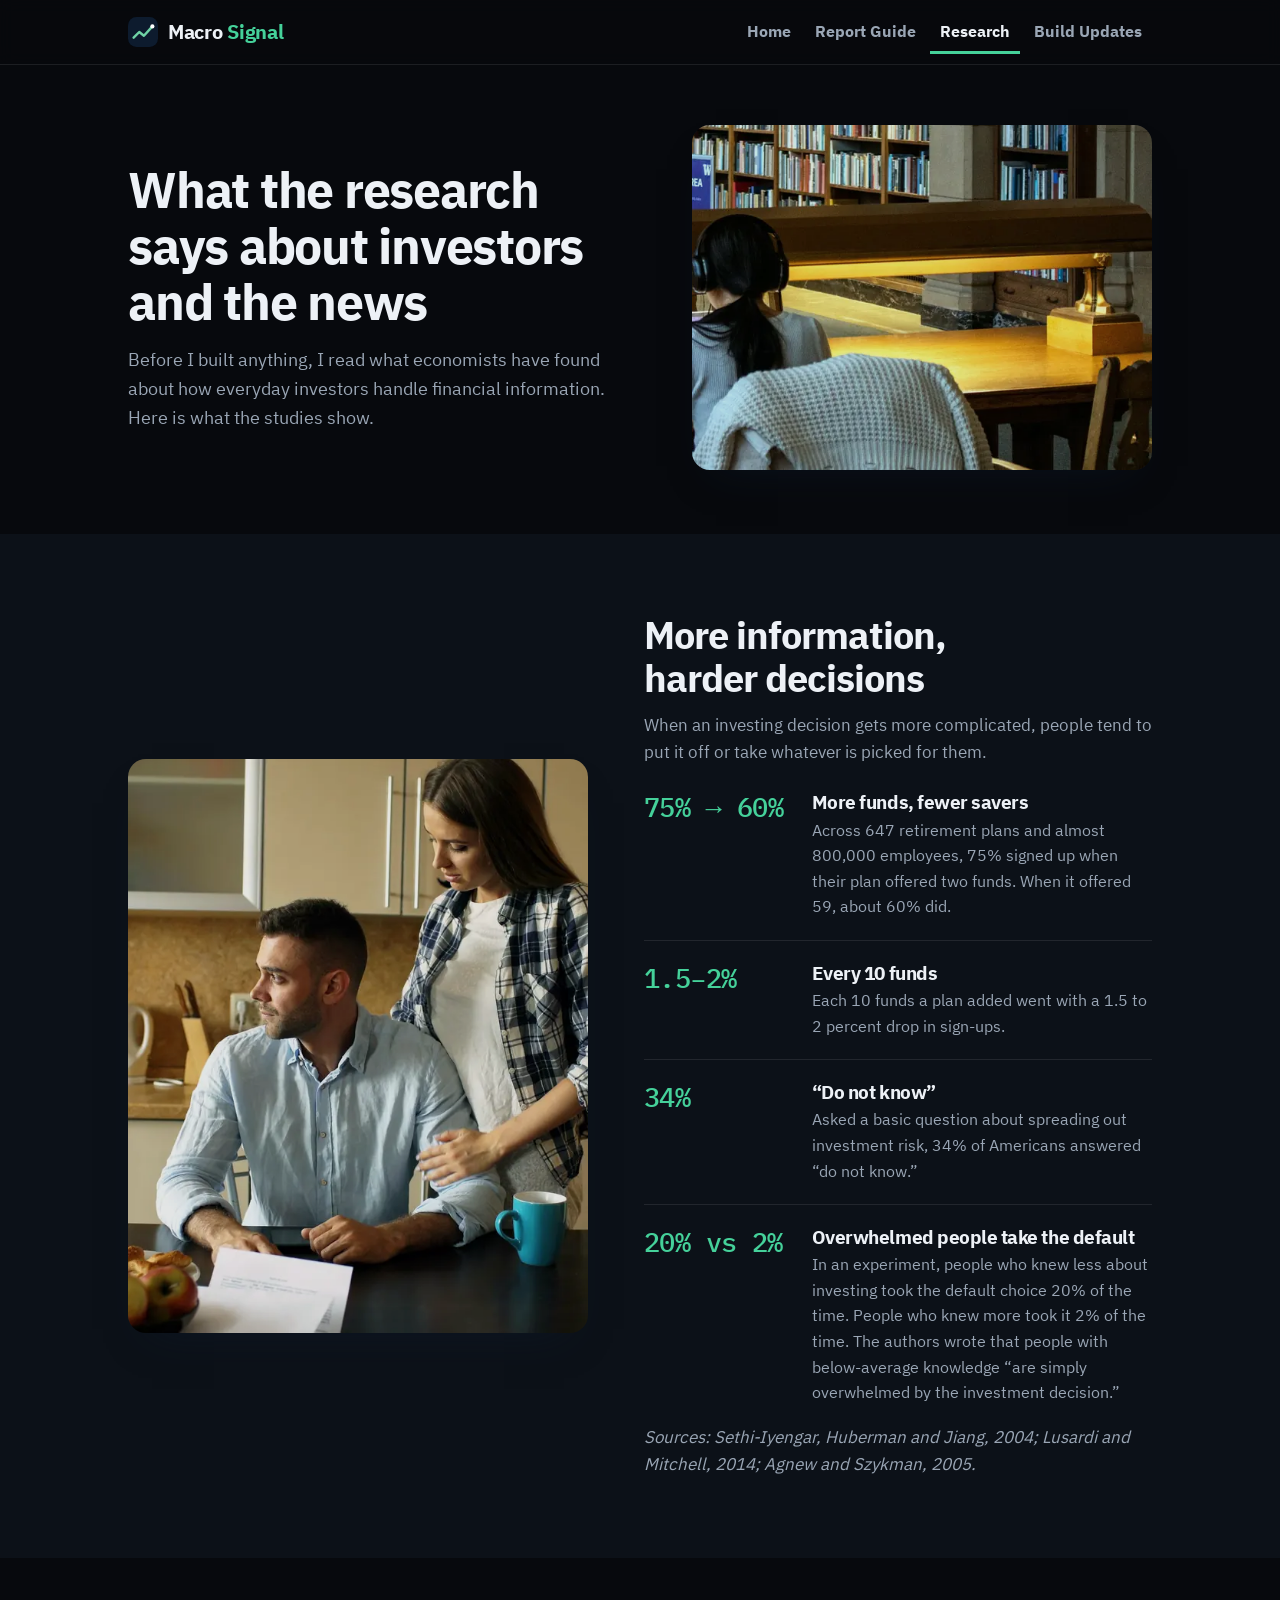
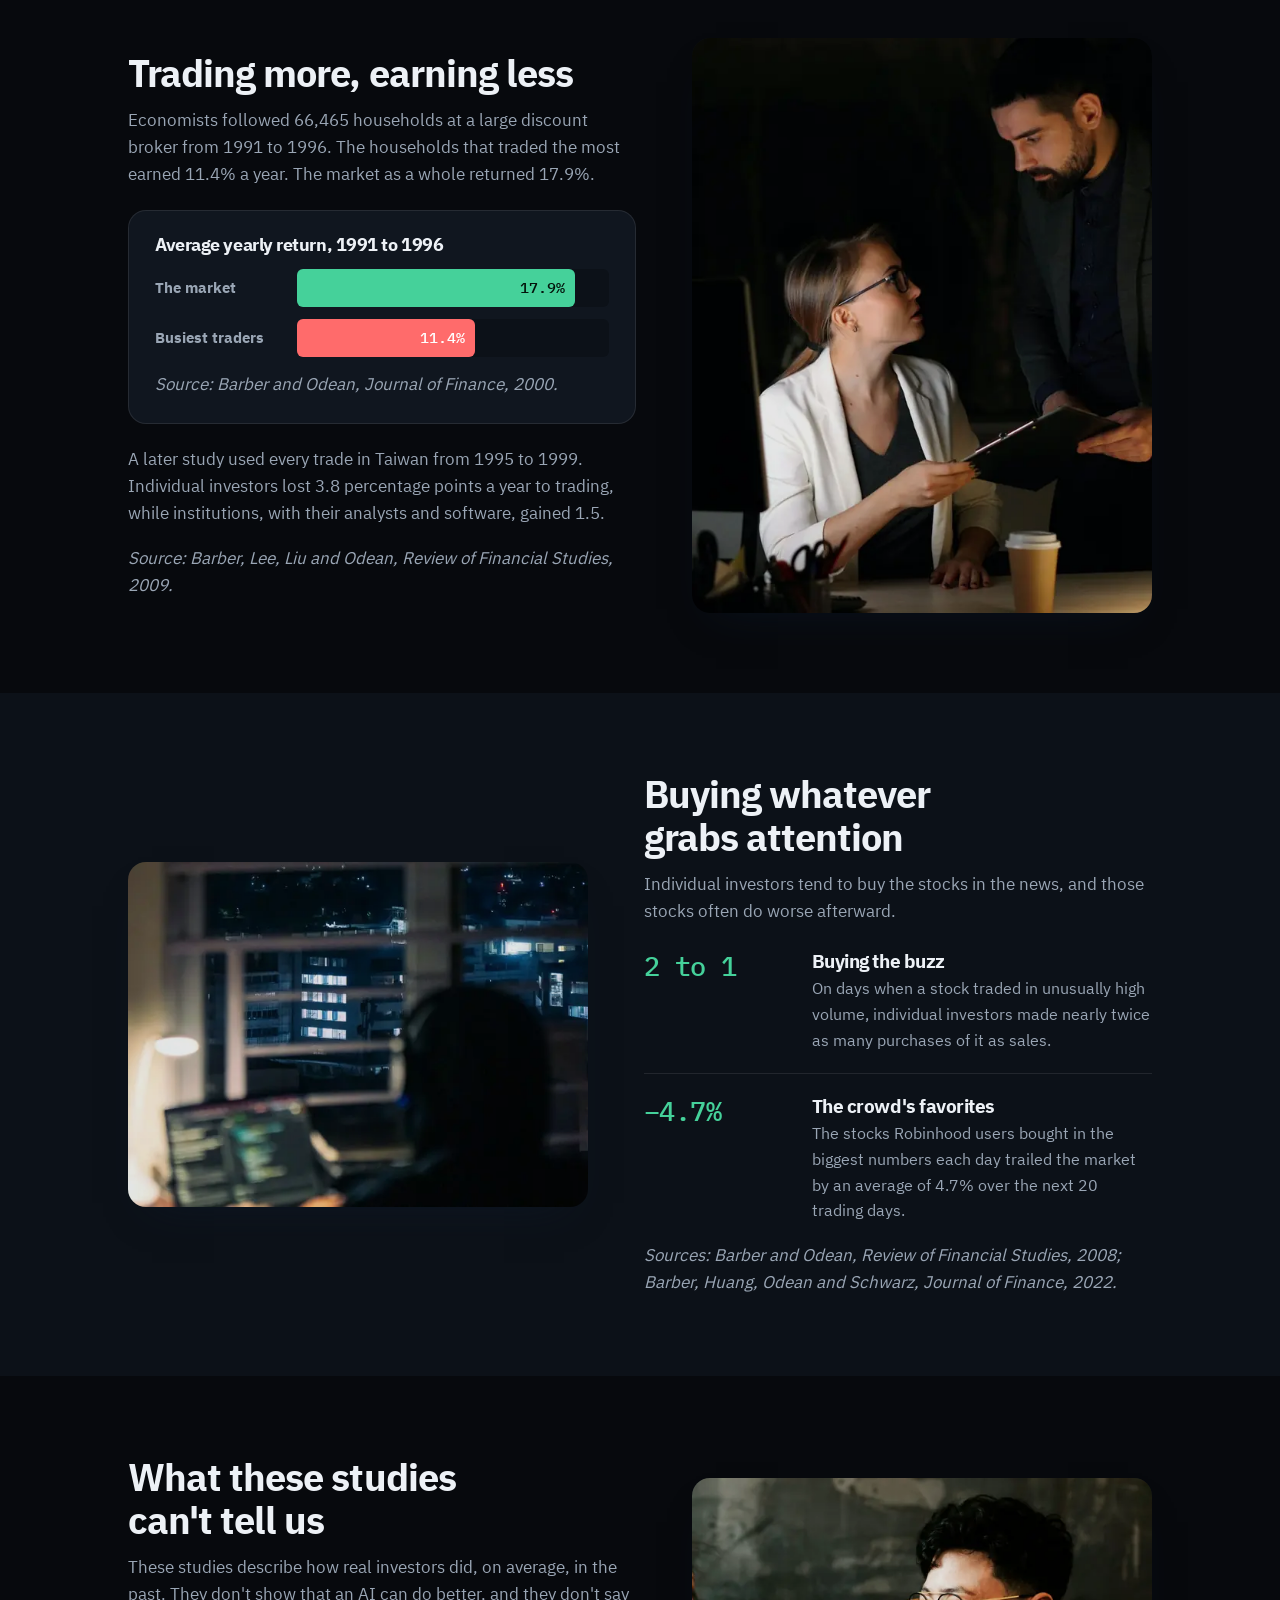
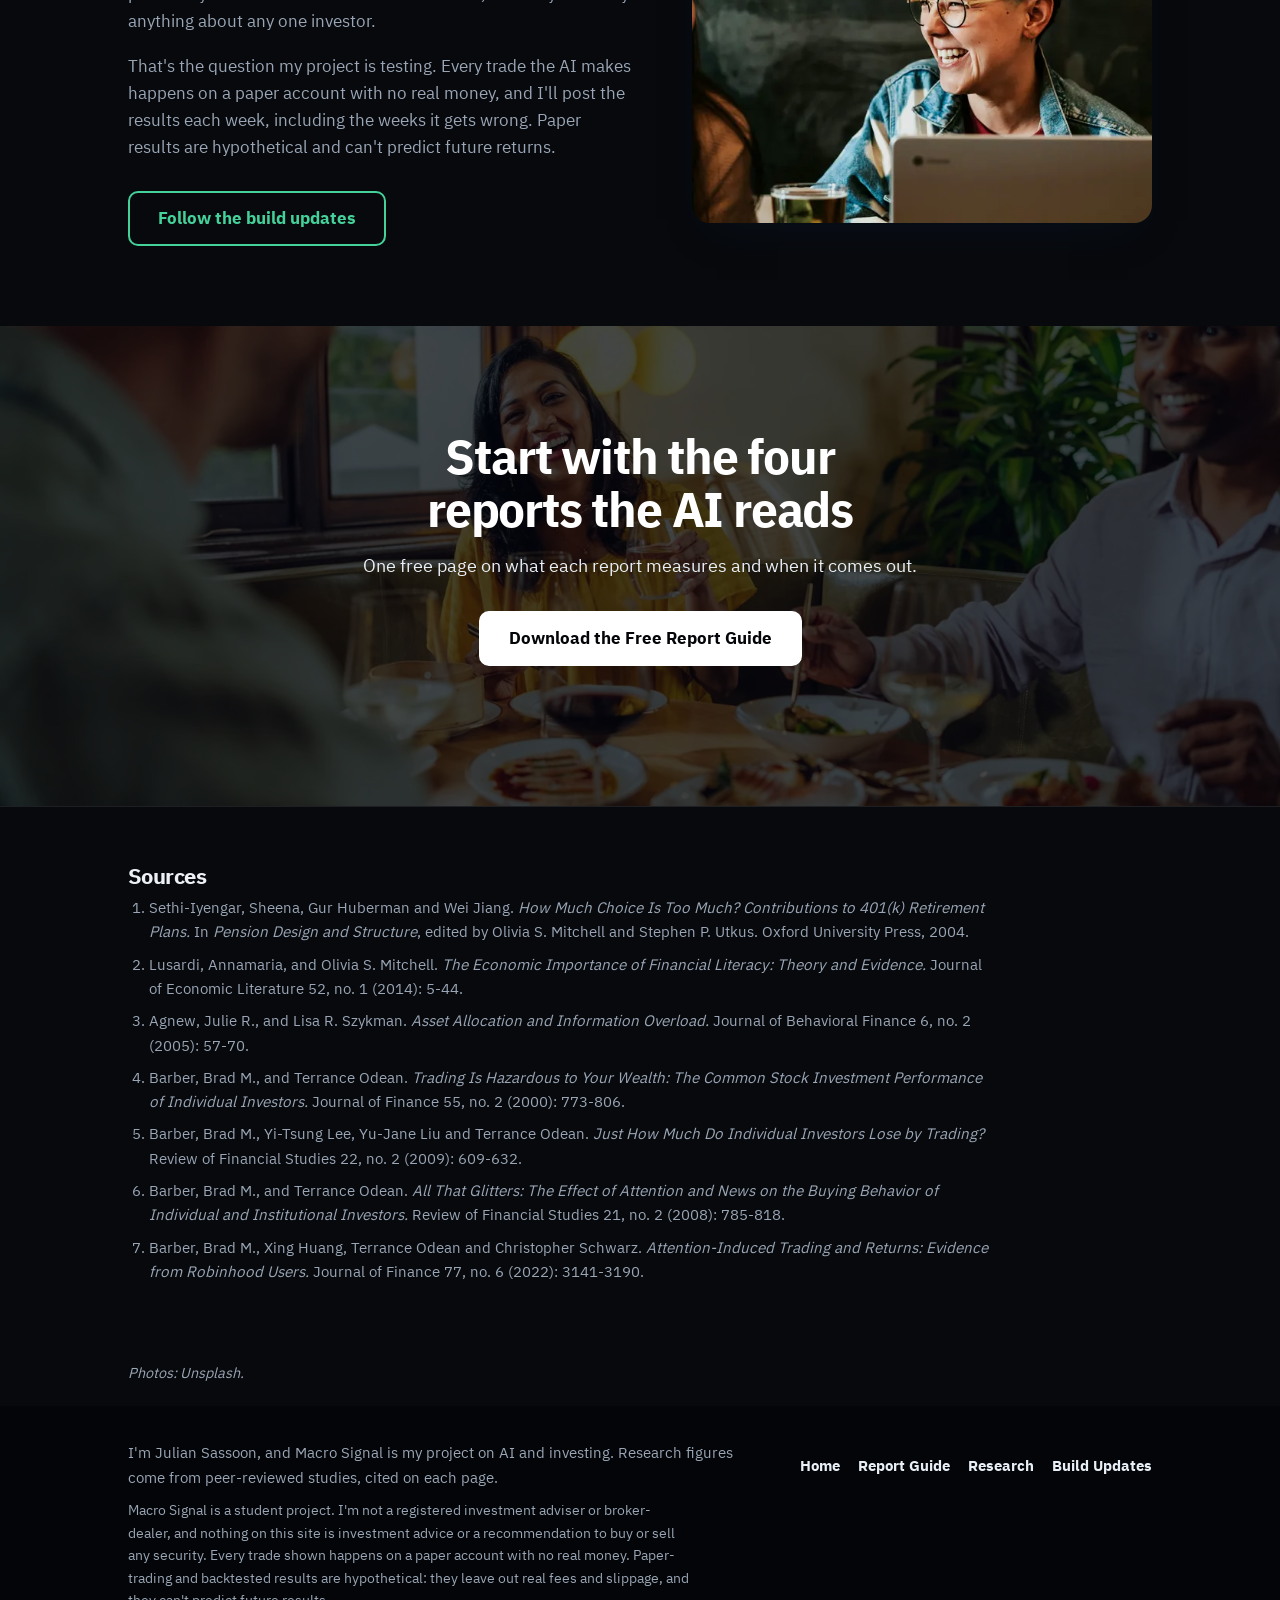
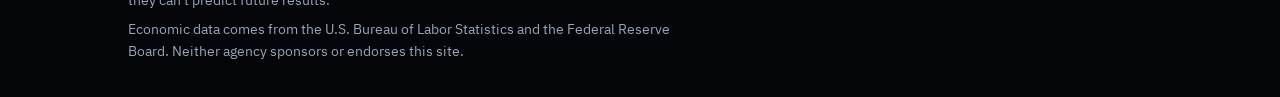
<file: research.html>
<!DOCTYPE html>
<html lang="en">
<head>
<meta charset="UTF-8">
<meta name="viewport" content="width=device-width, initial-scale=1.0">
<title>How Everyday Investors Handle Financial News: The Research | Macro Signal</title>
<meta name="description" content="What economists have found about investors and information: too many choices, the cost of frequent trading, and buying whatever grabs attention.">
<meta name="robots" content="noindex,nofollow">
<link rel="canonical" href="https://odyssey-jotun.github.io/macro-signal/research.html">
<meta name="author" content="Julian Sassoon">
<meta name="theme-color" content="#0D1B2E">
<meta property="og:site_name" content="Macro Signal">
<meta property="og:title" content="How Everyday Investors Handle Financial News: The Research | Macro Signal">
<meta property="og:description" content="What economists have found about investors and information: too many choices, the cost of frequent trading, and buying whatever grabs attention.">
<meta property="og:type" content="website">
<meta property="og:url" content="https://odyssey-jotun.github.io/macro-signal/research.html">
<meta property="og:image" content="https://odyssey-jotun.github.io/macro-signal/images/og.jpg">
<meta property="og:image:width" content="1200">
<meta property="og:image:height" content="630">
<meta property="og:image:alt" content="Deep economics made instant. An AI that explains the economic reports in plain English.">
<meta name="twitter:card" content="summary_large_image">
<link rel="icon" href="favicon.svg" type="image/svg+xml">
<link rel="preload" href="fonts/plex-sans-700.woff2" as="font" type="font/woff2" crossorigin>
<style>@font-face{font-family:'IBM Plex Sans';font-style:normal;font-weight:400;font-display:swap;src:url(fonts/plex-sans-400.woff2) format('woff2')}@font-face{font-family:'IBM Plex Sans';font-style:normal;font-weight:700;font-display:swap;src:url(fonts/plex-sans-700.woff2) format('woff2')}@font-face{font-family:'IBM Plex Mono';font-style:normal;font-weight:500;font-display:swap;src:url(fonts/plex-mono-500.woff2) format('woff2')}:root{--bg:#07090D;--bg-alt:#0C1118;--card:#10161F;--ink:#EDF1F6;--ink-soft:#9AA6B5;--primary:#45D19A;--primary-dk:#030508;--blue:#7BE3B9;--mint:#45D19A;--red:#FF6B6B;--btn-ink:#03130B;--on-dark:#E9EFF6;--on-dark-soft:#9AA6B5;--line:rgba(255,255,255,0.09);--radius:18px;--radius-lg:28px;--wrap:1080px;--flow-tight:0.32em;--flow-block:44px;--flow-section:80px}*{box-sizing:border-box}html{scroll-behavior:smooth;scroll-padding-top:84px}@media (prefers-reduced-motion:reduce){html{scroll-behavior:auto}*{animation-duration:0.001ms !important;transition-duration:0.001ms !important}}body{margin:0;background:var(--bg);color:var(--ink);font-family:'IBM Plex Sans',ui-sans-serif,system-ui,-apple-system,'Segoe UI',sans-serif;font-size:18px;line-height:1.6;-webkit-font-smoothing:antialiased}h1,h2,h3{font-weight:700;line-height:1.12;margin:0 0 var(--flow-tight);color:var(--ink);letter-spacing:-0.025em;text-wrap:balance}p{margin:0 0 1em}p:last-child{margin-bottom:0}a{color:inherit}img{max-width:100%;height:auto}.wrap{max-width:var(--wrap);margin:0 auto;padding:0 28px}.skip{position:absolute;left:-9999px;top:10px;background:var(--card);color:var(--ink);padding:12px 18px;border-radius:10px;z-index:100;text-decoration:none;font-weight:700;border:2px solid var(--primary)}.skip:focus{left:16px}a:focus-visible{outline:3px solid var(--blue);outline-offset:3px;border-radius:4px}nav.site{position:sticky;top:0;z-index:20;background:rgba(7,9,13,0.86);backdrop-filter:blur(8px);border-bottom:1px solid var(--line)}nav.site .wrap{display:flex;align-items:center;justify-content:space-between;gap:4px 20px;padding-top:10px;padding-bottom:10px;flex-wrap:wrap}.wordmark{display:inline-flex;align-items:center;gap:10px;font-weight:700;font-size:1.24rem;letter-spacing:-0.015em;color:var(--ink);text-decoration:none;white-space:nowrap;min-height:44px}.wordmark .mark{width:30px;height:30px;flex:none}.wordmark .last{color:var(--primary)}nav.site ul{list-style:none;display:flex;align-items:center;gap:4px;margin:0;padding:0;font-size:0.98rem;font-weight:600}nav.site ul a{text-decoration:none;color:var(--ink-soft);display:inline-flex;align-items:center;min-height:44px;padding:0 10px;white-space:nowrap;transition:color 0.15s ease}nav.site ul a:hover{color:var(--blue)}nav.site ul a[aria-current="page"]{color:var(--ink);box-shadow:inset 0 -3px 0 var(--primary)}.btn{display:inline-flex;align-items:center;justify-content:center;text-align:center;min-height:52px;padding:12px 28px;background:var(--primary);color:var(--btn-ink);text-decoration:none;font-weight:700;font-size:1.04rem;border-radius:10px;border:2px solid var(--primary);transition:background 0.18s ease,color 0.18s ease,border-color 0.18s ease}.btn:hover{background:var(--blue);border-color:var(--blue)}.btn.light{background:#FFFFFF;border-color:#FFFFFF;color:var(--primary-dk)}.btn.light:hover{background:var(--mint);border-color:var(--mint)}.btn-row{display:flex;gap:14px;flex-wrap:wrap;align-items:center;justify-content:center;margin-top:30px}section{padding:var(--flow-section) 0}.band{background:var(--bg-alt)}.section-head{max-width:720px;margin-bottom:34px}.section-head.center{text-align:center;margin-left:auto;margin-right:auto}h2{font-size:clamp(1.75rem,3.2vw,2.4rem)}.section-head p{color:var(--ink-soft);font-size:1.08rem}@keyframes rise{from{opacity:0;transform:translateY(18px)}to{opacity:1;transform:none}}.portrait{margin:0;aspect-ratio:4/5;border-radius:var(--radius-lg);overflow:hidden;width:100%;max-width:440px;justify-self:center;box-shadow:0 30px 60px -24px rgba(0,0,0,0.45)}.portrait img{display:block;width:100%;height:100%;object-fit:cover}.page-hero{padding:60px 0 64px}.page-hero h1{font-size:clamp(2.1rem,4.4vw,3.1rem)}.page-hero .lede{font-size:1.14rem;color:var(--ink-soft);margin-top:8px;max-width:34em}.page-hero .btn-row{justify-content:flex-start}.split{display:grid;grid-template-columns:1.05fr 0.95fr;gap:56px;align-items:center}.split.flip{grid-template-columns:0.95fr 1.05fr}.split p{color:var(--ink-soft);font-size:1.06rem}.photo{margin:0;border-radius:var(--radius);overflow:hidden;aspect-ratio:4/3;background:var(--bg-alt);box-shadow:0 20px 40px -24px rgba(13,27,46,0.55)}.photo img{display:block;width:100%;height:100%;object-fit:cover}.icon{width:56px;height:56px;border-radius:16px;background:var(--bg-alt);color:var(--primary);display:flex;align-items:center;justify-content:center;margin:0 auto 16px}.icon svg{width:28px;height:28px}.punch{font-weight:700;font-size:clamp(1.2rem,2.2vw,1.45rem);line-height:1.35;text-align:center;color:var(--primary);max-width:720px;margin:var(--flow-block) auto 0}.after{background:var(--primary-dk);color:var(--on-dark)}.after h2,.after h3{color:#FFFFFF}.after .section-head p{color:var(--on-dark-soft)}.after .cite-line{color:var(--on-dark-soft);text-align:center}.closing{text-align:center}.closing .wrap{max-width:680px}.closing p{color:var(--ink-soft);font-size:1.08rem}.cite-line{font-size:0.9rem;color:var(--ink-soft);font-style:italic;margin-top:18px}.refs{padding:56px 0;border-top:1px solid var(--line)}.refs h2{font-size:1.4rem}.refs ol{max-width:860px;margin:0;padding-left:1.3rem;display:grid;gap:8px;font-size:0.95rem;color:var(--ink-soft)}footer{background:var(--primary-dk);color:var(--on-dark-soft);padding:34px 0;font-size:0.95rem}footer .wrap{display:flex;justify-content:space-between;align-items:center;flex-wrap:wrap;gap:10px 24px}footer p{margin:0;max-width:40em}footer ul{list-style:none;display:flex;flex-wrap:wrap;gap:0 18px;margin:0;padding:0;font-weight:600}footer ul a{display:inline-flex;align-items:center;min-height:44px;color:var(--on-dark);text-decoration:none}footer ul a:hover{color:var(--mint)}@media (max-width:860px){.split,.split.flip{grid-template-columns:1fr;gap:30px}.split>.portrait,.split>.photo{order:-1}.page-hero .portrait{max-width:340px}}@media (max-width:620px){:root{--flow-section:56px;--flow-block:34px}body{font-size:17px}.wrap{padding:0 20px}.page-hero{padding:28px 0 44px}.btn-row .btn{width:100%}.wordmark{font-size:1.14rem}nav.site ul li:first-child{display:none}nav.site ul{margin-left:-8px;font-size:0.94rem}nav.site ul a{padding:0 8px}}.note{max-width:680px;margin:0 auto;text-align:center;background:var(--card);border:1px dashed rgba(69,209,154,0.4);border-radius:var(--radius);padding:28px 26px}.note p{color:var(--ink-soft)}footer .disclaimer{flex-basis:100%;font-size:0.88rem;color:var(--on-dark-soft)}.banner{position:relative;background:var(--primary-dk);color:var(--on-dark);overflow:hidden;min-height:min(640px,76vh);display:flex;align-items:center}.banner picture,.banner img{position:absolute;inset:0;width:100%;height:100%}.banner img{object-fit:cover;object-position:62% 35%}.banner::before{content:"";position:absolute;inset:0;z-index:1;background:linear-gradient(90deg,rgba(13,27,46,0.95) 0%,rgba(13,27,46,0.88) 30%,rgba(13,27,46,0.4) 48%,rgba(13,27,46,0) 60%)}.banner .wrap{position:relative;z-index:2;width:100%;padding-top:56px;padding-bottom:56px}.banner-text{max-width:520px;text-align:center}.banner h1{color:#FFFFFF;font-size:clamp(2.6rem,5vw,4.2rem)}.banner h1 span{display:block;color:var(--mint)}@media (prefers-reduced-motion:no-preference){.banner-text{animation:rise 0.7s cubic-bezier(.2,.7,.2,1) 0.1s both}}@media (max-width:860px){.banner{display:block;min-height:0}.banner picture,.banner img{position:static;display:block;height:auto;aspect-ratio:4/3}.banner::before{display:none}.banner .wrap{padding-top:30px;padding-bottom:44px}.banner-text{max-width:none}}.punch.test{color:var(--mint);max-width:640px;margin-top:34px}.note .small{font-size:0.9rem;margin-top:12px}footer .disclaimer + .disclaimer{margin-top:-4px}.reports{display:grid;grid-template-columns:1fr 1fr;gap:22px}.report{background:var(--card);border:1px solid var(--line);border-radius:var(--radius);overflow:hidden;scroll-margin-top:90px}.report-body{padding:26px 28px 26px}.report .card-photo{aspect-ratio:16/9}.report .icon{margin-top:-54px;position:relative;border:4px solid var(--card);width:64px;height:64px}.report h3{font-size:1.3rem;text-align:center}.report .series-id{text-align:center;margin:4px 0 14px}.report .series-id code{font-family:'IBM Plex Mono',ui-monospace,monospace;font-weight:500;font-size:0.9rem;color:var(--primary);background:var(--bg-alt);border-radius:6px;padding:3px 9px}.report>p{color:var(--ink-soft);font-size:1rem}.report dl{margin:16px 0 0;padding-top:14px;border-top:1px solid var(--line);display:grid;grid-template-columns:auto 1fr;gap:8px 14px;font-size:0.96rem}.report dt{font-weight:700;color:var(--ink)}.report dd{margin:0;color:var(--ink-soft)}.print-note{text-align:center;font-size:0.9rem;color:var(--ink-soft);font-style:italic;margin:26px auto 0;max-width:760px}@media (max-width:620px){.reports{grid-template-columns:1fr}.report dl{grid-template-columns:1fr;gap:2px}.report dd{margin-bottom:8px}}@media print{@page{size:letter;margin:0.45in 0.55in}:root{--bg:#FFFFFF;--bg-alt:#EEF3F8;--card:#FFFFFF;--ink:#0C1726;--ink-soft:#435063;--primary:#1D4F86;--line:rgba(12,23,38,0.12)}body{font-size:10.5pt;background:#FFFFFF}nav.site,footer,.skip,.page-hero .photo,.btn-row,.closing-banner,.card-photo,.refs{display:none !important}.page-hero{padding:0 0 18pt}.page-hero .wrap,.page-hero .split{display:block;padding:0}.page-hero h1{font-size:23pt}.page-hero .lede{font-size:11pt;margin:4pt 0 0;max-width:none}section{padding:0}.band{background:none}.wrap{padding:0;max-width:none}.reports{gap:16pt}.report{break-inside:avoid;border-color:#BFCBD9;border-radius:12px}.report-body{padding:15pt 15pt}.report .icon{width:32px;height:32px;border-radius:9px;margin:0 auto 5pt;border:0}.report .icon svg{width:17px;height:17px}.report h3{font-size:13.5pt}.report .series-id{margin:2pt 0 7pt}.report .series-id code{font-size:8.5pt}.report>p{font-size:10.4pt;line-height:1.45}.report dl{font-size:9.4pt;line-height:1.4;margin-top:8pt;padding-top:8pt;gap:4pt 10pt}.report dl{grid-template-columns:74pt 1fr}.print-note{font-size:9pt;margin-top:18pt}}.lead{font-size:1.12rem;color:var(--ink-soft)}.btn-row.start{justify-content:flex-start}.btn.ghost{background:transparent;color:var(--primary)}.btn.ghost:hover{background:var(--primary);color:var(--btn-ink);border-color:var(--primary)}.btn.ghost-light{background:transparent;color:#FFFFFF;border-color:#FFFFFF}.btn.ghost-light:hover{background:#FFFFFF;color:var(--primary-dk)}.cite-line.center{text-align:center}.n{font-family:'IBM Plex Mono',ui-monospace,monospace;font-weight:500;letter-spacing:-0.02em;color:var(--primary)}.points,.statlist,.steps-list{list-style:none;margin:26px 0 0;padding:0;display:grid;gap:22px}.points li{display:grid;grid-template-columns:56px 1fr;gap:18px;align-items:start}.points .icon{margin:0}.points .n{font-size:1.3rem;line-height:1.1;margin:0 0 4px}.points h3,.statlist h3,.steps-list h3{font-size:1.18rem;margin-bottom:4px}.split .points p:not(.n),.split .statlist p:not(.n),.split .steps-list p{font-size:1rem;color:var(--ink-soft);margin:0}.statlist li{display:grid;grid-template-columns:150px 1fr;gap:18px;align-items:start;padding-bottom:20px;border-bottom:1px solid var(--line)}.statlist li:last-child{border-bottom:0;padding-bottom:0}.split .statlist .n{font-size:1.7rem;line-height:1.1;margin:0;color:var(--primary)}.steps-list{counter-reset:step}.steps-list li{display:grid;grid-template-columns:46px 1fr;gap:18px;align-items:start;counter-increment:step}.steps-list li:before{content:counter(step);display:flex;align-items:center;justify-content:center;width:46px;height:46px;border-radius:50%;background:var(--primary);color:var(--btn-ink);font-family:'IBM Plex Mono',ui-monospace,monospace;font-weight:500;font-size:1.2rem}.pcards{display:grid;grid-template-columns:repeat(4,1fr);gap:22px}.pcard{background:var(--card);border:1px solid var(--line);border-radius:var(--radius);overflow:hidden;text-decoration:none;color:inherit;display:flex;flex-direction:column;transition:border-color 0.15s ease,transform 0.2s ease}a.pcard:hover{border-color:var(--blue);transform:translateY(-3px)}a.pcard:hover h3{color:var(--blue)}.card-photo{margin:0;aspect-ratio:4/3;overflow:hidden;background:var(--bg-alt)}.card-photo img{display:block;width:100%;height:100%;object-fit:cover}.pcard-body{padding:18px 18px 22px;text-align:center}.pcard-body h3{font-size:1.16rem}.pcard-body p{font-size:0.98rem;color:var(--ink-soft)}.pcard .tag{margin:0 0 8px}.pcard .tag code,.report .series-id code{font-family:'IBM Plex Mono',ui-monospace,monospace;font-weight:500;font-size:0.86rem;color:var(--primary);background:var(--bg-alt);border-radius:6px;padding:3px 9px}.stakes-split{display:grid;grid-template-columns:0.85fr 1.15fr;gap:36px;align-items:center}.stakes{display:grid;gap:22px}.stake h3{font-size:1.26rem;margin-bottom:12px}.outcomes{list-style:none;margin:0;padding:0;display:grid;gap:10px}.outcomes li{display:grid;grid-template-columns:24px 1fr;gap:14px;align-items:start;background:rgba(255,255,255,0.06);border:1px solid rgba(233,239,246,0.16);border-radius:14px;padding:14px 18px;color:var(--on-dark);font-size:1rem}.outcomes svg{width:22px;height:22px;margin-top:2px;color:#F2A597}.stake.good .outcomes svg{color:var(--mint)}.stake.good .outcomes li{background:rgba(111,211,166,0.08);border-color:rgba(111,211,166,0.34)}.after .photo{box-shadow:none}.chart{background:var(--card);border:1px solid var(--line);border-radius:var(--radius);padding:24px 26px;margin:22px 0}.chart h3{font-size:1.12rem;margin-bottom:14px}.bars{display:grid;gap:12px}.barline{display:grid;grid-template-columns:130px 1fr;gap:12px;align-items:center;font-size:0.94rem;font-weight:600;color:var(--ink-soft)}.track{height:38px;background:var(--bg-alt);border-radius:6px}.bar{display:flex;align-items:center;justify-content:flex-end;height:100%;padding-right:10px;border-radius:6px;color:#FFFFFF;font-family:'IBM Plex Mono',ui-monospace,monospace;font-weight:500;min-width:64px}.bar.hi{background:var(--red)}.bar.lo{background:var(--primary);color:var(--btn-ink)}.chart .cite-line{margin-top:14px}.split p.after-chart{margin-top:0}.closing-banner{min-height:480px;aspect-ratio:8/3;align-items:flex-end}.closing-banner::before{background:rgba(4,6,9,0.74)}.closing-banner img{object-position:50% 0}.closing-banner .wrap{padding-bottom:60px}.closing-banner .banner-text{margin:0 auto;max-width:640px}.closing-banner h2{color:#FFFFFF;font-size:clamp(2rem,3.8vw,3rem)}.closing-banner p{color:var(--on-dark);font-size:1.12rem}.credits{padding:22px 0;border-top:0}.credits .cite-line{margin:0}.photo.tall{aspect-ratio:4/5;max-width:460px;width:100%;justify-self:center}@media (max-width:1000px){.pcards{grid-template-columns:repeat(2,1fr)}}@media (max-width:860px){.stakes-split{grid-template-columns:1fr}.statlist li{grid-template-columns:1fr;gap:6px}.closing-banner{aspect-ratio:auto;min-height:0}.closing-banner .wrap{padding-top:30px;padding-bottom:44px}.photo.tall{aspect-ratio:4/3;max-width:none}}@media (max-width:620px){.pcards{gap:12px}.pcard-body{padding:12px 10px 14px}.pcard-body h3{font-size:1rem}.pcard-body p{font-size:0.88rem;line-height:1.45}.pcard .tag code{font-size:0.7rem;padding:2px 6px}.barline{grid-template-columns:1fr;gap:4px}.chart{padding:20px 18px}.btn-row.start{justify-content:center}}.hero-banner{background:var(--bg);min-height:min(660px,80vh)}.hero-banner::before{display:none}.hero-banner picture{left:auto;width:70%}.hero-banner img{object-position:70% 50%;-webkit-mask-image:linear-gradient(270deg,#000 50%,transparent 98%);mask-image:linear-gradient(270deg,#000 50%,transparent 98%)}.hero-banner .wrap{display:flex;justify-content:flex-start}.hero-banner .banner-text{max-width:500px;text-align:left}.hero-banner h1{font-size:clamp(3rem,5.6vw,4.8rem);line-height:0.98;letter-spacing:-0.045em}.hero-banner p{color:var(--ink-soft);font-size:1.14rem;margin-top:18px}.hero-banner .btn-row{margin-top:30px}.tape{padding:0;background:var(--bg-alt);border-top:1px solid var(--line);border-bottom:1px solid var(--line)}.tape ul{list-style:none;margin:0 auto;display:grid;grid-template-columns:repeat(4,1fr)}.tape li{display:flex;flex-direction:column;gap:2px;padding:20px 22px;border-left:1px solid var(--line)}.tape li:first-child{border-left:0;padding-left:0}.t-name{font-size:0.86rem;font-weight:700;color:var(--ink-soft)}.t-num{font-size:1.6rem;line-height:1.2;color:var(--ink)}.t-note{font-size:0.82rem;color:var(--ink-soft)}.dcards{display:grid;grid-template-columns:repeat(4,1fr);gap:18px}.dcard{display:flex;flex-direction:column;align-items:center;text-align:center;background:var(--card);border:1px solid var(--line);border-radius:var(--radius);padding:26px 20px 22px;text-decoration:none;color:inherit;transition:border-color 0.15s ease,transform 0.2s ease}a.dcard:hover{border-color:var(--primary);transform:translateY(-3px)}.dcard h3{font-size:1.06rem;margin-bottom:10px}.dcard .big{font-size:clamp(1.7rem,2.6vw,2.2rem);line-height:1.1;margin:0 0 8px;white-space:nowrap}.dnote{font-size:0.9rem;line-height:1.45;color:var(--ink-soft);flex:1}.spark{display:block;width:100%;height:auto;margin:16px 0 14px;color:var(--primary)}.spark .axis{stroke:rgba(255,255,255,0.18);stroke-width:1}.spark .up{fill:var(--primary)}.spark .down{fill:var(--red)}.dcard .tag{margin:0}.dcard .tag code{font-family:'IBM Plex Mono',ui-monospace,monospace;font-weight:500;font-size:0.8rem;color:var(--ink-soft);background:var(--bg-alt);border-radius:6px;padding:3px 9px}.readcard{background:var(--card);border:1px solid var(--line);border-radius:22px;overflow:hidden;box-shadow:0 30px 70px -30px rgba(0,0,0,0.8)}.readcard header{display:flex;align-items:center;gap:10px;padding:14px 22px;border-bottom:1px solid var(--line);font-size:0.88rem}.readcard .live{width:9px;height:9px;border-radius:50%;background:var(--primary);flex:none}.rc-brand{font-weight:700}.rc-src{margin-left:auto;font-family:'IBM Plex Mono',ui-monospace,monospace;color:var(--ink-soft)}.rc-figs{display:grid;grid-template-columns:1fr 1fr;gap:12px;padding:22px 22px 4px}.rc-figs .n{font-size:clamp(2rem,3.4vw,2.6rem);line-height:1.05;margin:0}.rc-figs p:not(.n){font-size:0.9rem;color:var(--ink-soft)}.split .rc-body{padding:16px 22px 4px;margin:0;color:var(--ink);font-size:1rem}.readcard dl{margin:0;padding:16px 22px 20px;display:grid;grid-template-columns:128px 1fr;gap:10px 16px;font-size:0.94rem}.readcard dt{font-weight:700;color:var(--ink)}.readcard dd{margin:0;color:var(--ink-soft)}.readcard footer{background:none;padding:12px 22px;border-top:1px solid var(--line);font-size:0.8rem;color:var(--ink-soft)}@media (max-width:1000px){.dcards{grid-template-columns:repeat(2,1fr)}}@media (max-width:860px){.hero-banner picture{width:100%}.hero-banner img{-webkit-mask-image:linear-gradient(180deg,#000 70%,transparent);mask-image:linear-gradient(180deg,#000 70%,transparent)}.hero-banner .wrap{display:block;padding-top:6px}.hero-banner .banner-text{text-align:center}.hero-banner .btn-row{justify-content:center}.tape ul{grid-template-columns:1fr 1fr}.tape li{padding:16px 0 16px 16px}.tape li:nth-child(odd){border-left:0;padding-left:0}.tape li:nth-child(n+3){border-top:1px solid var(--line)}}@media (max-width:620px){.dcards{gap:12px}.dcard{padding:18px 12px 16px}.dcard .icon{width:44px;height:44px;border-radius:12px;margin-bottom:10px}.dcard .icon svg{width:22px;height:22px}.dcard h3{font-size:0.95rem}.dcard .big{font-size:1.3rem}.dnote{font-size:0.8rem}.dcard .tag code{font-size:0.66rem;padding:2px 6px}.t-num{font-size:1.3rem}.readcard dl{grid-template-columns:1fr;gap:2px}.readcard dd{margin-bottom:10px}.readcard header,.rc-figs,.split .rc-body,.readcard dl,.readcard footer{padding-left:18px;padding-right:18px}}.readcard .rc-figs .n{color:var(--primary)}.photo img,.card-photo img,.portrait img{filter:brightness(0.9) saturate(0.94)}@media print{.photo img,.card-photo img,.portrait img{filter:none}}</style>
<script type="application/ld+json">{"@context":"https://schema.org","@graph":[{"@type":"WebSite","@id":"https://odyssey-jotun.github.io/macro-signal/#site","url":"https://odyssey-jotun.github.io/macro-signal/","name":"Macro Signal","description":"Deep economics made instant. An AI that reads the four economic reports that move the market and explains each one in plain English.","author":{"@id":"https://odyssey-jotun.github.io/macro-signal/#julian"},"inLanguage":"en-US"},{"@type":"Person","@id":"https://odyssey-jotun.github.io/macro-signal/#julian","name":"Julian Sassoon","description":"High school junior in Georgia building Macro Signal, an AI agent that reads U.S. economic data and paper trades on it."},{"@type":"Article","@id":"https://odyssey-jotun.github.io/macro-signal/research.html#page","url":"https://odyssey-jotun.github.io/macro-signal/research.html","name":"How Everyday Investors Handle Financial News: The Research | Macro Signal","description":"What economists have found about investors and information: too many choices, the cost of frequent trading, and buying whatever grabs attention.","isPartOf":{"@id":"https://odyssey-jotun.github.io/macro-signal/#site"},"author":{"@id":"https://odyssey-jotun.github.io/macro-signal/#julian"},"inLanguage":"en-US","datePublished":"2026-11-01","dateModified":"2026-11-01","image":"https://odyssey-jotun.github.io/macro-signal/images/og.jpg","about":"Individual investors and financial information"},{"@type":"BreadcrumbList","itemListElement":[{"@type":"ListItem","position":1,"name":"Home","item":"https://odyssey-jotun.github.io/macro-signal/"},{"@type":"ListItem","position":2,"name":"Research","item":"https://odyssey-jotun.github.io/macro-signal/research.html"}]}]}</script>
</head>
<body>

<a class="skip" href="#main">Skip to content</a>
<nav class="site" aria-label="Primary">
  <div class="wrap">
    <a class="wordmark" href="index.html"><svg class="mark" viewBox="0 0 32 32" aria-hidden="true"><rect width="32" height="32" rx="9" fill="#0D1B2E"/><path d="M6 22l6-6 5 4 9-10" fill="none" stroke="#6FD3A6" stroke-width="2.6" stroke-linecap="round" stroke-linejoin="round"/><circle cx="26" cy="10" r="2.2" fill="#FFFFFF"/></svg><span>Macro <span class="last">Signal</span></span></a>
    <ul>
      <li><a href="index.html">Home</a></li>
      <li><a href="guide.html">Report Guide</a></li>
      <li><a href="research.html" aria-current="page">Research</a></li>
      <li><a href="updates.html">Build Updates</a></li>
    </ul>
  </div>
</nav>

<main id="main">

<header class="page-hero">
  <div class="wrap split">
    <div>
      <h1>What the research says about investors and the news</h1>
      <p class="lede">Before I built anything, I read what economists have found about how everyday investors handle financial information. Here is what the studies show.</p>
    </div>
    <figure class="photo"><img src="images/library-900.webp" srcset="images/library-600.webp 600w, images/library-900.webp 900w" sizes="(max-width: 860px) calc(100vw - 40px), 520px" width="900" height="675" alt="A student studying at a long wooden desk in a library reading room lined with books" fetchpriority="high" decoding="async"></figure>
  </div>
</header>

<section id="choice" class="band">
  <div class="wrap split flip">
    <figure class="photo tall"><img src="images/paperwork-t-900.webp" srcset="images/paperwork-t-600.webp 600w, images/paperwork-t-900.webp 900w" sizes="(max-width: 860px) calc(100vw - 40px), 520px" width="900" height="1125" alt="A couple going over papers together at their kitchen table" loading="lazy" decoding="async"></figure>
    <div>
      <h2>More information, harder decisions</h2>
      <p class="lead">When an investing decision gets more complicated, people tend to put it off or take whatever is picked for them.</p>
      <ul class="statlist">
        <li><p class="n">75% &rarr; 60%</p><div><h3>More funds, fewer savers</h3><p>Across 647 retirement plans and almost 800,000 employees, 75% signed up when their plan offered two funds. When it offered 59, about 60% did.</p></div></li>
        <li><p class="n">1.5&ndash;2%</p><div><h3>Every 10 funds</h3><p>Each 10 funds a plan added went with a 1.5 to 2 percent drop in sign-ups.</p></div></li>
        <li><p class="n">34%</p><div><h3>&ldquo;Do not know&rdquo;</h3><p>Asked a basic question about spreading out investment risk, 34% of Americans answered &ldquo;do not know.&rdquo;</p></div></li>
        <li><p class="n">20% vs 2%</p><div><h3>Overwhelmed people take the default</h3><p>In an experiment, people who knew less about investing took the default choice 20% of the time. People who knew more took it 2% of the time. The authors wrote that people with below-average knowledge &ldquo;are simply overwhelmed by the investment decision.&rdquo;</p></div></li>
      </ul>
      <p class="cite-line">Sources: Sethi-Iyengar, Huberman and Jiang, 2004; Lusardi and Mitchell, 2014; Agnew and Szykman, 2005.</p>
    </div>
  </div>
</section>

<section id="trading">
  <div class="wrap split">
    <div>
      <h2>Trading more, earning less</h2>
      <p>Economists followed 66,465 households at a large discount broker from 1991 to 1996. The households that traded the most earned 11.4% a year. The market as a whole returned 17.9%.</p>
      <figure class="chart">
        <h3>Average yearly return, 1991 to 1996</h3>
        <div class="bars">
        <div class="barline"><span>The market</span><div class="track"><span class="bar lo" style="width:89%">17.9%</span></div></div>
        <div class="barline"><span>Busiest traders</span><div class="track"><span class="bar hi" style="width:57%">11.4%</span></div></div>
        </div>
        <p class="cite-line">Source: Barber and Odean, Journal of Finance, 2000.</p>
      </figure>
      <p class="after-chart">A later study used every trade in Taiwan from 1995 to 1999. Individual investors lost 3.8 percentage points a year to trading, while institutions, with their analysts and software, gained 1.5.</p>
      <p class="cite-line">Source: Barber, Lee, Liu and Odean, Review of Financial Studies, 2009.</p>
    </div>
    <figure class="photo tall"><img src="images/late-pair-t-900.webp" srcset="images/late-pair-t-600.webp 600w, images/late-pair-t-900.webp 900w" sizes="(max-width: 860px) calc(100vw - 40px), 520px" width="900" height="1125" alt="Two colleagues going over a report together late at night in a dim office" loading="lazy" decoding="async"></figure>
  </div>
</section>

<section id="attention" class="band">
  <div class="wrap split flip">
    <figure class="photo"><img src="images/night-laptop-900.webp" srcset="images/night-laptop-600.webp 600w, images/night-laptop-900.webp 900w" sizes="(max-width: 860px) calc(100vw - 40px), 520px" width="900" height="675" alt="A person working on a laptop at night beside a window over the city lights" loading="lazy" decoding="async"></figure>
    <div>
      <h2>Buying whatever grabs attention</h2>
      <p class="lead">Individual investors tend to buy the stocks in the news, and those stocks often do worse afterward.</p>
      <ul class="statlist">
        <li><p class="n">2 to 1</p><div><h3>Buying the buzz</h3><p>On days when a stock traded in unusually high volume, individual investors made nearly twice as many purchases of it as sales.</p></div></li>
        <li><p class="n">&minus;4.7%</p><div><h3>The crowd's favorites</h3><p>The stocks Robinhood users bought in the biggest numbers each day trailed the market by an average of 4.7% over the next 20 trading days.</p></div></li>
      </ul>
      <p class="cite-line">Sources: Barber and Odean, Review of Financial Studies, 2008; Barber, Huang, Odean and Schwarz, Journal of Finance, 2022.</p>
    </div>
  </div>
</section>

<section id="limits">
  <div class="wrap split">
    <div>
      <h2>What these studies can't tell us</h2>
      <p>These studies describe how real investors did, on average, in the past. They don't show that an AI can do better, and they don't say anything about any one investor.</p>
      <p>That's the question my project is testing. Every trade the AI makes happens on a paper account with no real money, and I'll post the results each week, including the weeks it gets wrong. Paper results are hypothetical and can't predict future returns.</p>
      <div class="btn-row start"><a href="updates.html" class="btn ghost">Follow the build updates</a></div>
    </div>
    <figure class="photo"><img src="images/laptop-smile-900.webp" srcset="images/laptop-smile-600.webp 600w, images/laptop-smile-900.webp 900w" sizes="(max-width: 860px) calc(100vw - 40px), 520px" width="900" height="675" alt="A man smiling as he reads something on his laptop at a cafe" loading="lazy" decoding="async"></figure>
  </div>
</section>

<section class="banner closing-banner">
  <picture><source media="(max-width: 860px)" srcset="images/closing-m-600.webp 600w, images/closing-m-900.webp 900w" sizes="100vw"><img src="images/closing-1600.webp" srcset="images/closing-1000.webp 1000w, images/closing-1600.webp 1600w, images/closing-2400.webp 2400w" sizes="100vw" width="1600" height="600" alt="Three friends laughing together over dinner at a restaurant table" loading="lazy" decoding="async"></picture>
  <div class="wrap">
    <div class="banner-text">
      <h2>Start with the four reports the AI reads</h2>
      <p>One free page on what each report measures and when it comes out.</p>
      <div class="btn-row"><a href="guide.html" class="btn light">Download the Free Report Guide</a></div>
    </div>
  </div>
</section>

<section class="refs" id="sources">
  <div class="wrap">
    <h2>Sources</h2>
    <ol>
      <li>Sethi-Iyengar, Sheena, Gur Huberman and Wei Jiang. <em>How Much Choice Is Too Much? Contributions to 401(k) Retirement Plans.</em> In <em>Pension Design and Structure</em>, edited by Olivia S. Mitchell and Stephen P. Utkus. Oxford University Press, 2004.</li>
      <li>Lusardi, Annamaria, and Olivia S. Mitchell. <em>The Economic Importance of Financial Literacy: Theory and Evidence.</em> Journal of Economic Literature 52, no. 1 (2014): 5-44.</li>
      <li>Agnew, Julie R., and Lisa R. Szykman. <em>Asset Allocation and Information Overload.</em> Journal of Behavioral Finance 6, no. 2 (2005): 57-70.</li>
      <li>Barber, Brad M., and Terrance Odean. <em>Trading Is Hazardous to Your Wealth: The Common Stock Investment Performance of Individual Investors.</em> Journal of Finance 55, no. 2 (2000): 773-806.</li>
      <li>Barber, Brad M., Yi-Tsung Lee, Yu-Jane Liu and Terrance Odean. <em>Just How Much Do Individual Investors Lose by Trading?</em> Review of Financial Studies 22, no. 2 (2009): 609-632.</li>
      <li>Barber, Brad M., and Terrance Odean. <em>All That Glitters: The Effect of Attention and News on the Buying Behavior of Individual and Institutional Investors.</em> Review of Financial Studies 21, no. 2 (2008): 785-818.</li>
      <li>Barber, Brad M., Xing Huang, Terrance Odean and Christopher Schwarz. <em>Attention-Induced Trading and Returns: Evidence from Robinhood Users.</em> Journal of Finance 77, no. 6 (2022): 3141-3190.</li>
    </ol>
  </div>
</section>

<section class="refs credits">
  <div class="wrap">
    <p class="cite-line">Photos: Unsplash.</p>
  </div>
</section>

</main>

<footer>
  <div class="wrap">
    <p>I'm Julian Sassoon, and Macro Signal is my project on AI and investing. Research figures come from peer-reviewed studies, cited on each page.</p>
    <ul>
      <li><a href="index.html">Home</a></li>
      <li><a href="guide.html">Report Guide</a></li>
      <li><a href="research.html">Research</a></li>
      <li><a href="updates.html">Build Updates</a></li>
    </ul>
    <p class="disclaimer">Macro Signal is a student project. I'm not a registered investment adviser or broker-dealer, and nothing on this site is investment advice or a recommendation to buy or sell any security. Every trade shown happens on a paper account with no real money. Paper-trading and backtested results are hypothetical: they leave out real fees and slippage, and they can't predict future results.</p>
    <p class="disclaimer">Economic data comes from the U.S. Bureau of Labor Statistics and the Federal Reserve Board. Neither agency sponsors or endorses this site.</p>
  </div>
</footer>

</body>
</html>
</file>
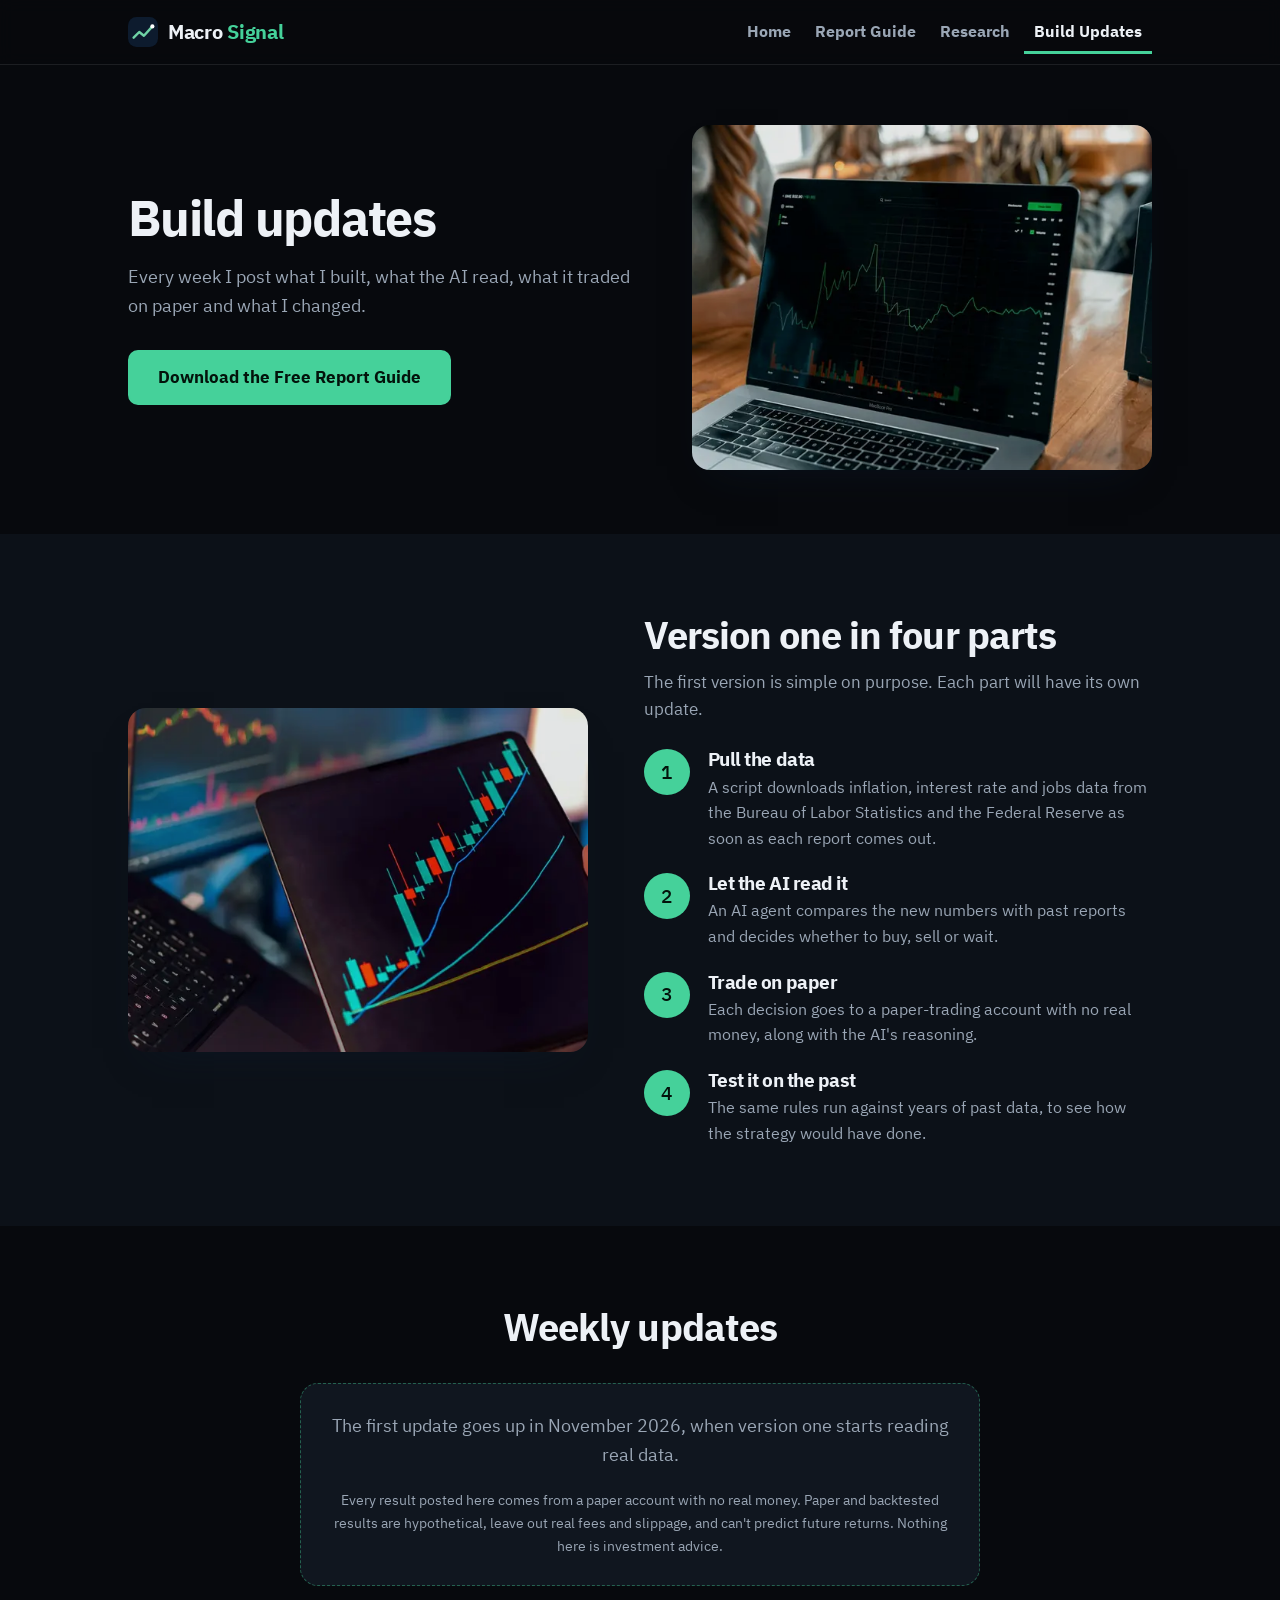
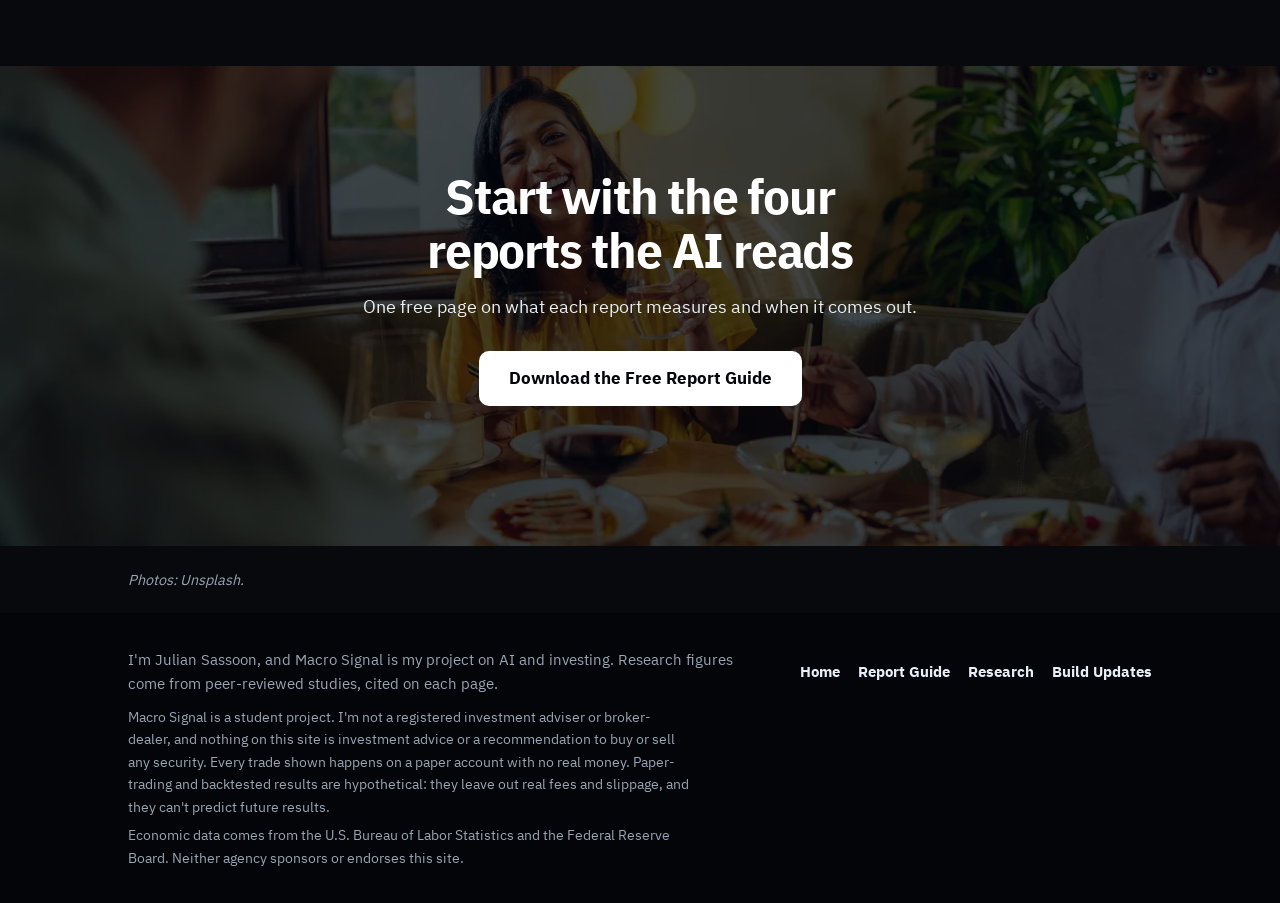
<file: updates.html>
<!DOCTYPE html>
<html lang="en">
<head>
<meta charset="UTF-8">
<meta name="viewport" content="width=device-width, initial-scale=1.0">
<title>Build Updates: An AI Agent That Trades on Economic Data | Macro Signal</title>
<meta name="description" content="Weekly updates on the AI agent I'm building: what it read in each report, what it traded on paper, and what I changed.">
<meta name="robots" content="noindex,nofollow">
<link rel="canonical" href="https://odyssey-jotun.github.io/macro-signal/updates.html">
<meta name="author" content="Julian Sassoon">
<meta name="theme-color" content="#0D1B2E">
<meta property="og:site_name" content="Macro Signal">
<meta property="og:title" content="Build Updates: An AI Agent That Trades on Economic Data | Macro Signal">
<meta property="og:description" content="Weekly updates on the AI agent I'm building: what it read in each report, what it traded on paper, and what I changed.">
<meta property="og:type" content="website">
<meta property="og:url" content="https://odyssey-jotun.github.io/macro-signal/updates.html">
<meta property="og:image" content="https://odyssey-jotun.github.io/macro-signal/images/og.jpg">
<meta property="og:image:width" content="1200">
<meta property="og:image:height" content="630">
<meta property="og:image:alt" content="Deep economics made instant. An AI that explains the economic reports in plain English.">
<meta name="twitter:card" content="summary_large_image">
<link rel="icon" href="favicon.svg" type="image/svg+xml">
<link rel="preload" href="fonts/plex-sans-700.woff2" as="font" type="font/woff2" crossorigin>
<style>@font-face{font-family:'IBM Plex Sans';font-style:normal;font-weight:400;font-display:swap;src:url(fonts/plex-sans-400.woff2) format('woff2')}@font-face{font-family:'IBM Plex Sans';font-style:normal;font-weight:700;font-display:swap;src:url(fonts/plex-sans-700.woff2) format('woff2')}@font-face{font-family:'IBM Plex Mono';font-style:normal;font-weight:500;font-display:swap;src:url(fonts/plex-mono-500.woff2) format('woff2')}:root{--bg:#07090D;--bg-alt:#0C1118;--card:#10161F;--ink:#EDF1F6;--ink-soft:#9AA6B5;--primary:#45D19A;--primary-dk:#030508;--blue:#7BE3B9;--mint:#45D19A;--red:#FF6B6B;--btn-ink:#03130B;--on-dark:#E9EFF6;--on-dark-soft:#9AA6B5;--line:rgba(255,255,255,0.09);--radius:18px;--radius-lg:28px;--wrap:1080px;--flow-tight:0.32em;--flow-block:44px;--flow-section:80px}*{box-sizing:border-box}html{scroll-behavior:smooth;scroll-padding-top:84px}@media (prefers-reduced-motion:reduce){html{scroll-behavior:auto}*{animation-duration:0.001ms !important;transition-duration:0.001ms !important}}body{margin:0;background:var(--bg);color:var(--ink);font-family:'IBM Plex Sans',ui-sans-serif,system-ui,-apple-system,'Segoe UI',sans-serif;font-size:18px;line-height:1.6;-webkit-font-smoothing:antialiased}h1,h2,h3{font-weight:700;line-height:1.12;margin:0 0 var(--flow-tight);color:var(--ink);letter-spacing:-0.025em;text-wrap:balance}p{margin:0 0 1em}p:last-child{margin-bottom:0}a{color:inherit}img{max-width:100%;height:auto}.wrap{max-width:var(--wrap);margin:0 auto;padding:0 28px}.skip{position:absolute;left:-9999px;top:10px;background:var(--card);color:var(--ink);padding:12px 18px;border-radius:10px;z-index:100;text-decoration:none;font-weight:700;border:2px solid var(--primary)}.skip:focus{left:16px}a:focus-visible{outline:3px solid var(--blue);outline-offset:3px;border-radius:4px}nav.site{position:sticky;top:0;z-index:20;background:rgba(7,9,13,0.86);backdrop-filter:blur(8px);border-bottom:1px solid var(--line)}nav.site .wrap{display:flex;align-items:center;justify-content:space-between;gap:4px 20px;padding-top:10px;padding-bottom:10px;flex-wrap:wrap}.wordmark{display:inline-flex;align-items:center;gap:10px;font-weight:700;font-size:1.24rem;letter-spacing:-0.015em;color:var(--ink);text-decoration:none;white-space:nowrap;min-height:44px}.wordmark .mark{width:30px;height:30px;flex:none}.wordmark .last{color:var(--primary)}nav.site ul{list-style:none;display:flex;align-items:center;gap:4px;margin:0;padding:0;font-size:0.98rem;font-weight:600}nav.site ul a{text-decoration:none;color:var(--ink-soft);display:inline-flex;align-items:center;min-height:44px;padding:0 10px;white-space:nowrap;transition:color 0.15s ease}nav.site ul a:hover{color:var(--blue)}nav.site ul a[aria-current="page"]{color:var(--ink);box-shadow:inset 0 -3px 0 var(--primary)}.btn{display:inline-flex;align-items:center;justify-content:center;text-align:center;min-height:52px;padding:12px 28px;background:var(--primary);color:var(--btn-ink);text-decoration:none;font-weight:700;font-size:1.04rem;border-radius:10px;border:2px solid var(--primary);transition:background 0.18s ease,color 0.18s ease,border-color 0.18s ease}.btn:hover{background:var(--blue);border-color:var(--blue)}.btn.light{background:#FFFFFF;border-color:#FFFFFF;color:var(--primary-dk)}.btn.light:hover{background:var(--mint);border-color:var(--mint)}.btn-row{display:flex;gap:14px;flex-wrap:wrap;align-items:center;justify-content:center;margin-top:30px}section{padding:var(--flow-section) 0}.band{background:var(--bg-alt)}.section-head{max-width:720px;margin-bottom:34px}.section-head.center{text-align:center;margin-left:auto;margin-right:auto}h2{font-size:clamp(1.75rem,3.2vw,2.4rem)}.section-head p{color:var(--ink-soft);font-size:1.08rem}@keyframes rise{from{opacity:0;transform:translateY(18px)}to{opacity:1;transform:none}}.portrait{margin:0;aspect-ratio:4/5;border-radius:var(--radius-lg);overflow:hidden;width:100%;max-width:440px;justify-self:center;box-shadow:0 30px 60px -24px rgba(0,0,0,0.45)}.portrait img{display:block;width:100%;height:100%;object-fit:cover}.page-hero{padding:60px 0 64px}.page-hero h1{font-size:clamp(2.1rem,4.4vw,3.1rem)}.page-hero .lede{font-size:1.14rem;color:var(--ink-soft);margin-top:8px;max-width:34em}.page-hero .btn-row{justify-content:flex-start}.split{display:grid;grid-template-columns:1.05fr 0.95fr;gap:56px;align-items:center}.split.flip{grid-template-columns:0.95fr 1.05fr}.split p{color:var(--ink-soft);font-size:1.06rem}.photo{margin:0;border-radius:var(--radius);overflow:hidden;aspect-ratio:4/3;background:var(--bg-alt);box-shadow:0 20px 40px -24px rgba(13,27,46,0.55)}.photo img{display:block;width:100%;height:100%;object-fit:cover}.icon{width:56px;height:56px;border-radius:16px;background:var(--bg-alt);color:var(--primary);display:flex;align-items:center;justify-content:center;margin:0 auto 16px}.icon svg{width:28px;height:28px}.punch{font-weight:700;font-size:clamp(1.2rem,2.2vw,1.45rem);line-height:1.35;text-align:center;color:var(--primary);max-width:720px;margin:var(--flow-block) auto 0}.after{background:var(--primary-dk);color:var(--on-dark)}.after h2,.after h3{color:#FFFFFF}.after .section-head p{color:var(--on-dark-soft)}.after .cite-line{color:var(--on-dark-soft);text-align:center}.closing{text-align:center}.closing .wrap{max-width:680px}.closing p{color:var(--ink-soft);font-size:1.08rem}.cite-line{font-size:0.9rem;color:var(--ink-soft);font-style:italic;margin-top:18px}.refs{padding:56px 0;border-top:1px solid var(--line)}.refs h2{font-size:1.4rem}.refs ol{max-width:860px;margin:0;padding-left:1.3rem;display:grid;gap:8px;font-size:0.95rem;color:var(--ink-soft)}footer{background:var(--primary-dk);color:var(--on-dark-soft);padding:34px 0;font-size:0.95rem}footer .wrap{display:flex;justify-content:space-between;align-items:center;flex-wrap:wrap;gap:10px 24px}footer p{margin:0;max-width:40em}footer ul{list-style:none;display:flex;flex-wrap:wrap;gap:0 18px;margin:0;padding:0;font-weight:600}footer ul a{display:inline-flex;align-items:center;min-height:44px;color:var(--on-dark);text-decoration:none}footer ul a:hover{color:var(--mint)}@media (max-width:860px){.split,.split.flip{grid-template-columns:1fr;gap:30px}.split>.portrait,.split>.photo{order:-1}.page-hero .portrait{max-width:340px}}@media (max-width:620px){:root{--flow-section:56px;--flow-block:34px}body{font-size:17px}.wrap{padding:0 20px}.page-hero{padding:28px 0 44px}.btn-row .btn{width:100%}.wordmark{font-size:1.14rem}nav.site ul li:first-child{display:none}nav.site ul{margin-left:-8px;font-size:0.94rem}nav.site ul a{padding:0 8px}}.note{max-width:680px;margin:0 auto;text-align:center;background:var(--card);border:1px dashed rgba(69,209,154,0.4);border-radius:var(--radius);padding:28px 26px}.note p{color:var(--ink-soft)}footer .disclaimer{flex-basis:100%;font-size:0.88rem;color:var(--on-dark-soft)}.banner{position:relative;background:var(--primary-dk);color:var(--on-dark);overflow:hidden;min-height:min(640px,76vh);display:flex;align-items:center}.banner picture,.banner img{position:absolute;inset:0;width:100%;height:100%}.banner img{object-fit:cover;object-position:62% 35%}.banner::before{content:"";position:absolute;inset:0;z-index:1;background:linear-gradient(90deg,rgba(13,27,46,0.95) 0%,rgba(13,27,46,0.88) 30%,rgba(13,27,46,0.4) 48%,rgba(13,27,46,0) 60%)}.banner .wrap{position:relative;z-index:2;width:100%;padding-top:56px;padding-bottom:56px}.banner-text{max-width:520px;text-align:center}.banner h1{color:#FFFFFF;font-size:clamp(2.6rem,5vw,4.2rem)}.banner h1 span{display:block;color:var(--mint)}@media (prefers-reduced-motion:no-preference){.banner-text{animation:rise 0.7s cubic-bezier(.2,.7,.2,1) 0.1s both}}@media (max-width:860px){.banner{display:block;min-height:0}.banner picture,.banner img{position:static;display:block;height:auto;aspect-ratio:4/3}.banner::before{display:none}.banner .wrap{padding-top:30px;padding-bottom:44px}.banner-text{max-width:none}}.punch.test{color:var(--mint);max-width:640px;margin-top:34px}.note .small{font-size:0.9rem;margin-top:12px}footer .disclaimer + .disclaimer{margin-top:-4px}.reports{display:grid;grid-template-columns:1fr 1fr;gap:22px}.report{background:var(--card);border:1px solid var(--line);border-radius:var(--radius);overflow:hidden;scroll-margin-top:90px}.report-body{padding:26px 28px 26px}.report .card-photo{aspect-ratio:16/9}.report .icon{margin-top:-54px;position:relative;border:4px solid var(--card);width:64px;height:64px}.report h3{font-size:1.3rem;text-align:center}.report .series-id{text-align:center;margin:4px 0 14px}.report .series-id code{font-family:'IBM Plex Mono',ui-monospace,monospace;font-weight:500;font-size:0.9rem;color:var(--primary);background:var(--bg-alt);border-radius:6px;padding:3px 9px}.report>p{color:var(--ink-soft);font-size:1rem}.report dl{margin:16px 0 0;padding-top:14px;border-top:1px solid var(--line);display:grid;grid-template-columns:auto 1fr;gap:8px 14px;font-size:0.96rem}.report dt{font-weight:700;color:var(--ink)}.report dd{margin:0;color:var(--ink-soft)}.print-note{text-align:center;font-size:0.9rem;color:var(--ink-soft);font-style:italic;margin:26px auto 0;max-width:760px}@media (max-width:620px){.reports{grid-template-columns:1fr}.report dl{grid-template-columns:1fr;gap:2px}.report dd{margin-bottom:8px}}@media print{@page{size:letter;margin:0.45in 0.55in}:root{--bg:#FFFFFF;--bg-alt:#EEF3F8;--card:#FFFFFF;--ink:#0C1726;--ink-soft:#435063;--primary:#1D4F86;--line:rgba(12,23,38,0.12)}body{font-size:10.5pt;background:#FFFFFF}nav.site,footer,.skip,.page-hero .photo,.btn-row,.closing-banner,.card-photo,.refs{display:none !important}.page-hero{padding:0 0 18pt}.page-hero .wrap,.page-hero .split{display:block;padding:0}.page-hero h1{font-size:23pt}.page-hero .lede{font-size:11pt;margin:4pt 0 0;max-width:none}section{padding:0}.band{background:none}.wrap{padding:0;max-width:none}.reports{gap:16pt}.report{break-inside:avoid;border-color:#BFCBD9;border-radius:12px}.report-body{padding:15pt 15pt}.report .icon{width:32px;height:32px;border-radius:9px;margin:0 auto 5pt;border:0}.report .icon svg{width:17px;height:17px}.report h3{font-size:13.5pt}.report .series-id{margin:2pt 0 7pt}.report .series-id code{font-size:8.5pt}.report>p{font-size:10.4pt;line-height:1.45}.report dl{font-size:9.4pt;line-height:1.4;margin-top:8pt;padding-top:8pt;gap:4pt 10pt}.report dl{grid-template-columns:74pt 1fr}.print-note{font-size:9pt;margin-top:18pt}}.lead{font-size:1.12rem;color:var(--ink-soft)}.btn-row.start{justify-content:flex-start}.btn.ghost{background:transparent;color:var(--primary)}.btn.ghost:hover{background:var(--primary);color:var(--btn-ink);border-color:var(--primary)}.btn.ghost-light{background:transparent;color:#FFFFFF;border-color:#FFFFFF}.btn.ghost-light:hover{background:#FFFFFF;color:var(--primary-dk)}.cite-line.center{text-align:center}.n{font-family:'IBM Plex Mono',ui-monospace,monospace;font-weight:500;letter-spacing:-0.02em;color:var(--primary)}.points,.statlist,.steps-list{list-style:none;margin:26px 0 0;padding:0;display:grid;gap:22px}.points li{display:grid;grid-template-columns:56px 1fr;gap:18px;align-items:start}.points .icon{margin:0}.points .n{font-size:1.3rem;line-height:1.1;margin:0 0 4px}.points h3,.statlist h3,.steps-list h3{font-size:1.18rem;margin-bottom:4px}.split .points p:not(.n),.split .statlist p:not(.n),.split .steps-list p{font-size:1rem;color:var(--ink-soft);margin:0}.statlist li{display:grid;grid-template-columns:150px 1fr;gap:18px;align-items:start;padding-bottom:20px;border-bottom:1px solid var(--line)}.statlist li:last-child{border-bottom:0;padding-bottom:0}.split .statlist .n{font-size:1.7rem;line-height:1.1;margin:0;color:var(--primary)}.steps-list{counter-reset:step}.steps-list li{display:grid;grid-template-columns:46px 1fr;gap:18px;align-items:start;counter-increment:step}.steps-list li:before{content:counter(step);display:flex;align-items:center;justify-content:center;width:46px;height:46px;border-radius:50%;background:var(--primary);color:var(--btn-ink);font-family:'IBM Plex Mono',ui-monospace,monospace;font-weight:500;font-size:1.2rem}.pcards{display:grid;grid-template-columns:repeat(4,1fr);gap:22px}.pcard{background:var(--card);border:1px solid var(--line);border-radius:var(--radius);overflow:hidden;text-decoration:none;color:inherit;display:flex;flex-direction:column;transition:border-color 0.15s ease,transform 0.2s ease}a.pcard:hover{border-color:var(--blue);transform:translateY(-3px)}a.pcard:hover h3{color:var(--blue)}.card-photo{margin:0;aspect-ratio:4/3;overflow:hidden;background:var(--bg-alt)}.card-photo img{display:block;width:100%;height:100%;object-fit:cover}.pcard-body{padding:18px 18px 22px;text-align:center}.pcard-body h3{font-size:1.16rem}.pcard-body p{font-size:0.98rem;color:var(--ink-soft)}.pcard .tag{margin:0 0 8px}.pcard .tag code,.report .series-id code{font-family:'IBM Plex Mono',ui-monospace,monospace;font-weight:500;font-size:0.86rem;color:var(--primary);background:var(--bg-alt);border-radius:6px;padding:3px 9px}.stakes-split{display:grid;grid-template-columns:0.85fr 1.15fr;gap:36px;align-items:center}.stakes{display:grid;gap:22px}.stake h3{font-size:1.26rem;margin-bottom:12px}.outcomes{list-style:none;margin:0;padding:0;display:grid;gap:10px}.outcomes li{display:grid;grid-template-columns:24px 1fr;gap:14px;align-items:start;background:rgba(255,255,255,0.06);border:1px solid rgba(233,239,246,0.16);border-radius:14px;padding:14px 18px;color:var(--on-dark);font-size:1rem}.outcomes svg{width:22px;height:22px;margin-top:2px;color:#F2A597}.stake.good .outcomes svg{color:var(--mint)}.stake.good .outcomes li{background:rgba(111,211,166,0.08);border-color:rgba(111,211,166,0.34)}.after .photo{box-shadow:none}.chart{background:var(--card);border:1px solid var(--line);border-radius:var(--radius);padding:24px 26px;margin:22px 0}.chart h3{font-size:1.12rem;margin-bottom:14px}.bars{display:grid;gap:12px}.barline{display:grid;grid-template-columns:130px 1fr;gap:12px;align-items:center;font-size:0.94rem;font-weight:600;color:var(--ink-soft)}.track{height:38px;background:var(--bg-alt);border-radius:6px}.bar{display:flex;align-items:center;justify-content:flex-end;height:100%;padding-right:10px;border-radius:6px;color:#FFFFFF;font-family:'IBM Plex Mono',ui-monospace,monospace;font-weight:500;min-width:64px}.bar.hi{background:var(--red)}.bar.lo{background:var(--primary);color:var(--btn-ink)}.chart .cite-line{margin-top:14px}.split p.after-chart{margin-top:0}.closing-banner{min-height:480px;aspect-ratio:8/3;align-items:flex-end}.closing-banner::before{background:rgba(4,6,9,0.74)}.closing-banner img{object-position:50% 0}.closing-banner .wrap{padding-bottom:60px}.closing-banner .banner-text{margin:0 auto;max-width:640px}.closing-banner h2{color:#FFFFFF;font-size:clamp(2rem,3.8vw,3rem)}.closing-banner p{color:var(--on-dark);font-size:1.12rem}.credits{padding:22px 0;border-top:0}.credits .cite-line{margin:0}.photo.tall{aspect-ratio:4/5;max-width:460px;width:100%;justify-self:center}@media (max-width:1000px){.pcards{grid-template-columns:repeat(2,1fr)}}@media (max-width:860px){.stakes-split{grid-template-columns:1fr}.statlist li{grid-template-columns:1fr;gap:6px}.closing-banner{aspect-ratio:auto;min-height:0}.closing-banner .wrap{padding-top:30px;padding-bottom:44px}.photo.tall{aspect-ratio:4/3;max-width:none}}@media (max-width:620px){.pcards{gap:12px}.pcard-body{padding:12px 10px 14px}.pcard-body h3{font-size:1rem}.pcard-body p{font-size:0.88rem;line-height:1.45}.pcard .tag code{font-size:0.7rem;padding:2px 6px}.barline{grid-template-columns:1fr;gap:4px}.chart{padding:20px 18px}.btn-row.start{justify-content:center}}.hero-banner{background:var(--bg);min-height:min(660px,80vh)}.hero-banner::before{display:none}.hero-banner picture{left:auto;width:70%}.hero-banner img{object-position:70% 50%;-webkit-mask-image:linear-gradient(270deg,#000 50%,transparent 98%);mask-image:linear-gradient(270deg,#000 50%,transparent 98%)}.hero-banner .wrap{display:flex;justify-content:flex-start}.hero-banner .banner-text{max-width:500px;text-align:left}.hero-banner h1{font-size:clamp(3rem,5.6vw,4.8rem);line-height:0.98;letter-spacing:-0.045em}.hero-banner p{color:var(--ink-soft);font-size:1.14rem;margin-top:18px}.hero-banner .btn-row{margin-top:30px}.tape{padding:0;background:var(--bg-alt);border-top:1px solid var(--line);border-bottom:1px solid var(--line)}.tape ul{list-style:none;margin:0 auto;display:grid;grid-template-columns:repeat(4,1fr)}.tape li{display:flex;flex-direction:column;gap:2px;padding:20px 22px;border-left:1px solid var(--line)}.tape li:first-child{border-left:0;padding-left:0}.t-name{font-size:0.86rem;font-weight:700;color:var(--ink-soft)}.t-num{font-size:1.6rem;line-height:1.2;color:var(--ink)}.t-note{font-size:0.82rem;color:var(--ink-soft)}.dcards{display:grid;grid-template-columns:repeat(4,1fr);gap:18px}.dcard{display:flex;flex-direction:column;align-items:center;text-align:center;background:var(--card);border:1px solid var(--line);border-radius:var(--radius);padding:26px 20px 22px;text-decoration:none;color:inherit;transition:border-color 0.15s ease,transform 0.2s ease}a.dcard:hover{border-color:var(--primary);transform:translateY(-3px)}.dcard h3{font-size:1.06rem;margin-bottom:10px}.dcard .big{font-size:clamp(1.7rem,2.6vw,2.2rem);line-height:1.1;margin:0 0 8px;white-space:nowrap}.dnote{font-size:0.9rem;line-height:1.45;color:var(--ink-soft);flex:1}.spark{display:block;width:100%;height:auto;margin:16px 0 14px;color:var(--primary)}.spark .axis{stroke:rgba(255,255,255,0.18);stroke-width:1}.spark .up{fill:var(--primary)}.spark .down{fill:var(--red)}.dcard .tag{margin:0}.dcard .tag code{font-family:'IBM Plex Mono',ui-monospace,monospace;font-weight:500;font-size:0.8rem;color:var(--ink-soft);background:var(--bg-alt);border-radius:6px;padding:3px 9px}.readcard{background:var(--card);border:1px solid var(--line);border-radius:22px;overflow:hidden;box-shadow:0 30px 70px -30px rgba(0,0,0,0.8)}.readcard header{display:flex;align-items:center;gap:10px;padding:14px 22px;border-bottom:1px solid var(--line);font-size:0.88rem}.readcard .live{width:9px;height:9px;border-radius:50%;background:var(--primary);flex:none}.rc-brand{font-weight:700}.rc-src{margin-left:auto;font-family:'IBM Plex Mono',ui-monospace,monospace;color:var(--ink-soft)}.rc-figs{display:grid;grid-template-columns:1fr 1fr;gap:12px;padding:22px 22px 4px}.rc-figs .n{font-size:clamp(2rem,3.4vw,2.6rem);line-height:1.05;margin:0}.rc-figs p:not(.n){font-size:0.9rem;color:var(--ink-soft)}.split .rc-body{padding:16px 22px 4px;margin:0;color:var(--ink);font-size:1rem}.readcard dl{margin:0;padding:16px 22px 20px;display:grid;grid-template-columns:128px 1fr;gap:10px 16px;font-size:0.94rem}.readcard dt{font-weight:700;color:var(--ink)}.readcard dd{margin:0;color:var(--ink-soft)}.readcard footer{background:none;padding:12px 22px;border-top:1px solid var(--line);font-size:0.8rem;color:var(--ink-soft)}@media (max-width:1000px){.dcards{grid-template-columns:repeat(2,1fr)}}@media (max-width:860px){.hero-banner picture{width:100%}.hero-banner img{-webkit-mask-image:linear-gradient(180deg,#000 70%,transparent);mask-image:linear-gradient(180deg,#000 70%,transparent)}.hero-banner .wrap{display:block;padding-top:6px}.hero-banner .banner-text{text-align:center}.hero-banner .btn-row{justify-content:center}.tape ul{grid-template-columns:1fr 1fr}.tape li{padding:16px 0 16px 16px}.tape li:nth-child(odd){border-left:0;padding-left:0}.tape li:nth-child(n+3){border-top:1px solid var(--line)}}@media (max-width:620px){.dcards{gap:12px}.dcard{padding:18px 12px 16px}.dcard .icon{width:44px;height:44px;border-radius:12px;margin-bottom:10px}.dcard .icon svg{width:22px;height:22px}.dcard h3{font-size:0.95rem}.dcard .big{font-size:1.3rem}.dnote{font-size:0.8rem}.dcard .tag code{font-size:0.66rem;padding:2px 6px}.t-num{font-size:1.3rem}.readcard dl{grid-template-columns:1fr;gap:2px}.readcard dd{margin-bottom:10px}.readcard header,.rc-figs,.split .rc-body,.readcard dl,.readcard footer{padding-left:18px;padding-right:18px}}.readcard .rc-figs .n{color:var(--primary)}.photo img,.card-photo img,.portrait img{filter:brightness(0.9) saturate(0.94)}@media print{.photo img,.card-photo img,.portrait img{filter:none}}</style>
<script type="application/ld+json">{"@context":"https://schema.org","@graph":[{"@type":"WebSite","@id":"https://odyssey-jotun.github.io/macro-signal/#site","url":"https://odyssey-jotun.github.io/macro-signal/","name":"Macro Signal","description":"Deep economics made instant. An AI that reads the four economic reports that move the market and explains each one in plain English.","author":{"@id":"https://odyssey-jotun.github.io/macro-signal/#julian"},"inLanguage":"en-US"},{"@type":"Person","@id":"https://odyssey-jotun.github.io/macro-signal/#julian","name":"Julian Sassoon","description":"High school junior in Georgia building Macro Signal, an AI agent that reads U.S. economic data and paper trades on it."},{"@type":"WebPage","@id":"https://odyssey-jotun.github.io/macro-signal/updates.html#page","url":"https://odyssey-jotun.github.io/macro-signal/updates.html","name":"Build Updates: An AI Agent That Trades on Economic Data | Macro Signal","description":"Weekly updates on the AI agent I'm building: what it read in each report, what it traded on paper, and what I changed.","isPartOf":{"@id":"https://odyssey-jotun.github.io/macro-signal/#site"},"author":{"@id":"https://odyssey-jotun.github.io/macro-signal/#julian"},"inLanguage":"en-US","datePublished":"2026-11-01","dateModified":"2026-11-01","image":"https://odyssey-jotun.github.io/macro-signal/images/og.jpg","about":"Building an AI trading agent"},{"@type":"BreadcrumbList","itemListElement":[{"@type":"ListItem","position":1,"name":"Home","item":"https://odyssey-jotun.github.io/macro-signal/"},{"@type":"ListItem","position":2,"name":"Build Updates","item":"https://odyssey-jotun.github.io/macro-signal/updates.html"}]}]}</script>
</head>
<body>

<a class="skip" href="#main">Skip to content</a>
<nav class="site" aria-label="Primary">
  <div class="wrap">
    <a class="wordmark" href="index.html"><svg class="mark" viewBox="0 0 32 32" aria-hidden="true"><rect width="32" height="32" rx="9" fill="#0D1B2E"/><path d="M6 22l6-6 5 4 9-10" fill="none" stroke="#6FD3A6" stroke-width="2.6" stroke-linecap="round" stroke-linejoin="round"/><circle cx="26" cy="10" r="2.2" fill="#FFFFFF"/></svg><span>Macro <span class="last">Signal</span></span></a>
    <ul>
      <li><a href="index.html">Home</a></li>
      <li><a href="guide.html">Report Guide</a></li>
      <li><a href="research.html">Research</a></li>
      <li><a href="updates.html" aria-current="page">Build Updates</a></li>
    </ul>
  </div>
</nav>

<main id="main">

<header class="page-hero">
  <div class="wrap split">
    <div>
      <h1>Build updates</h1>
      <p class="lede">Every week I post what I built, what the AI read, what it traded on paper and what I changed.</p>
      <div class="btn-row start"><a href="guide.html" class="btn">Download the Free Report Guide</a></div>
    </div>
    <figure class="photo"><img src="images/laptop-900.webp" srcset="images/laptop-600.webp 600w, images/laptop-900.webp 900w" sizes="(max-width: 860px) calc(100vw - 40px), 520px" width="900" height="675" alt="A laptop on a wooden desk showing a stock chart with a green price line" fetchpriority="high" decoding="async"></figure>
  </div>
</header>

<section class="band">
  <div class="wrap split flip">
    <figure class="photo"><img src="images/screens-900.webp" srcset="images/screens-600.webp 600w, images/screens-900.webp 900w" sizes="(max-width: 860px) calc(100vw - 40px), 520px" width="900" height="675" alt="A tablet showing a candlestick price chart in front of monitors full of market charts" loading="lazy" decoding="async"></figure>
    <div>
      <h2>Version one in four parts</h2>
      <p class="lead">The first version is simple on purpose. Each part will have its own update.</p>
      <ol class="steps-list">
        <li><div><h3>Pull the data</h3><p>A script downloads inflation, interest rate and jobs data from the Bureau of Labor Statistics and the Federal Reserve as soon as each report comes out.</p></div></li>
        <li><div><h3>Let the AI read it</h3><p>An AI agent compares the new numbers with past reports and decides whether to buy, sell or wait.</p></div></li>
        <li><div><h3>Trade on paper</h3><p>Each decision goes to a paper-trading account with no real money, along with the AI's reasoning.</p></div></li>
        <li><div><h3>Test it on the past</h3><p>The same rules run against years of past data, to see how the strategy would have done.</p></div></li>
      </ol>
    </div>
  </div>
</section>

<section id="log">
  <div class="wrap">
    <div class="section-head center">
      <h2>Weekly updates</h2>
    </div>
    <div class="note">
      <p>The first update goes up in November 2026, when version one starts reading real data.</p>
      <p class="small">Every result posted here comes from a paper account with no real money. Paper and backtested results are hypothetical, leave out real fees and slippage, and can't predict future returns. Nothing here is investment advice.</p>
    </div>
  </div>
</section>

<section class="banner closing-banner">
  <picture><source media="(max-width: 860px)" srcset="images/closing-m-600.webp 600w, images/closing-m-900.webp 900w" sizes="100vw"><img src="images/closing-1600.webp" srcset="images/closing-1000.webp 1000w, images/closing-1600.webp 1600w, images/closing-2400.webp 2400w" sizes="100vw" width="1600" height="600" alt="Three friends laughing together over dinner at a restaurant table" loading="lazy" decoding="async"></picture>
  <div class="wrap">
    <div class="banner-text">
      <h2>Start with the four reports the AI reads</h2>
      <p>One free page on what each report measures and when it comes out.</p>
      <div class="btn-row"><a href="guide.html" class="btn light">Download the Free Report Guide</a></div>
    </div>
  </div>
</section>

<section class="refs credits">
  <div class="wrap">
    <p class="cite-line">Photos: Unsplash.</p>
  </div>
</section>

</main>

<footer>
  <div class="wrap">
    <p>I'm Julian Sassoon, and Macro Signal is my project on AI and investing. Research figures come from peer-reviewed studies, cited on each page.</p>
    <ul>
      <li><a href="index.html">Home</a></li>
      <li><a href="guide.html">Report Guide</a></li>
      <li><a href="research.html">Research</a></li>
      <li><a href="updates.html">Build Updates</a></li>
    </ul>
    <p class="disclaimer">Macro Signal is a student project. I'm not a registered investment adviser or broker-dealer, and nothing on this site is investment advice or a recommendation to buy or sell any security. Every trade shown happens on a paper account with no real money. Paper-trading and backtested results are hypothetical: they leave out real fees and slippage, and they can't predict future results.</p>
    <p class="disclaimer">Economic data comes from the U.S. Bureau of Labor Statistics and the Federal Reserve Board. Neither agency sponsors or endorses this site.</p>
  </div>
</footer>

</body>
</html>
</file>
